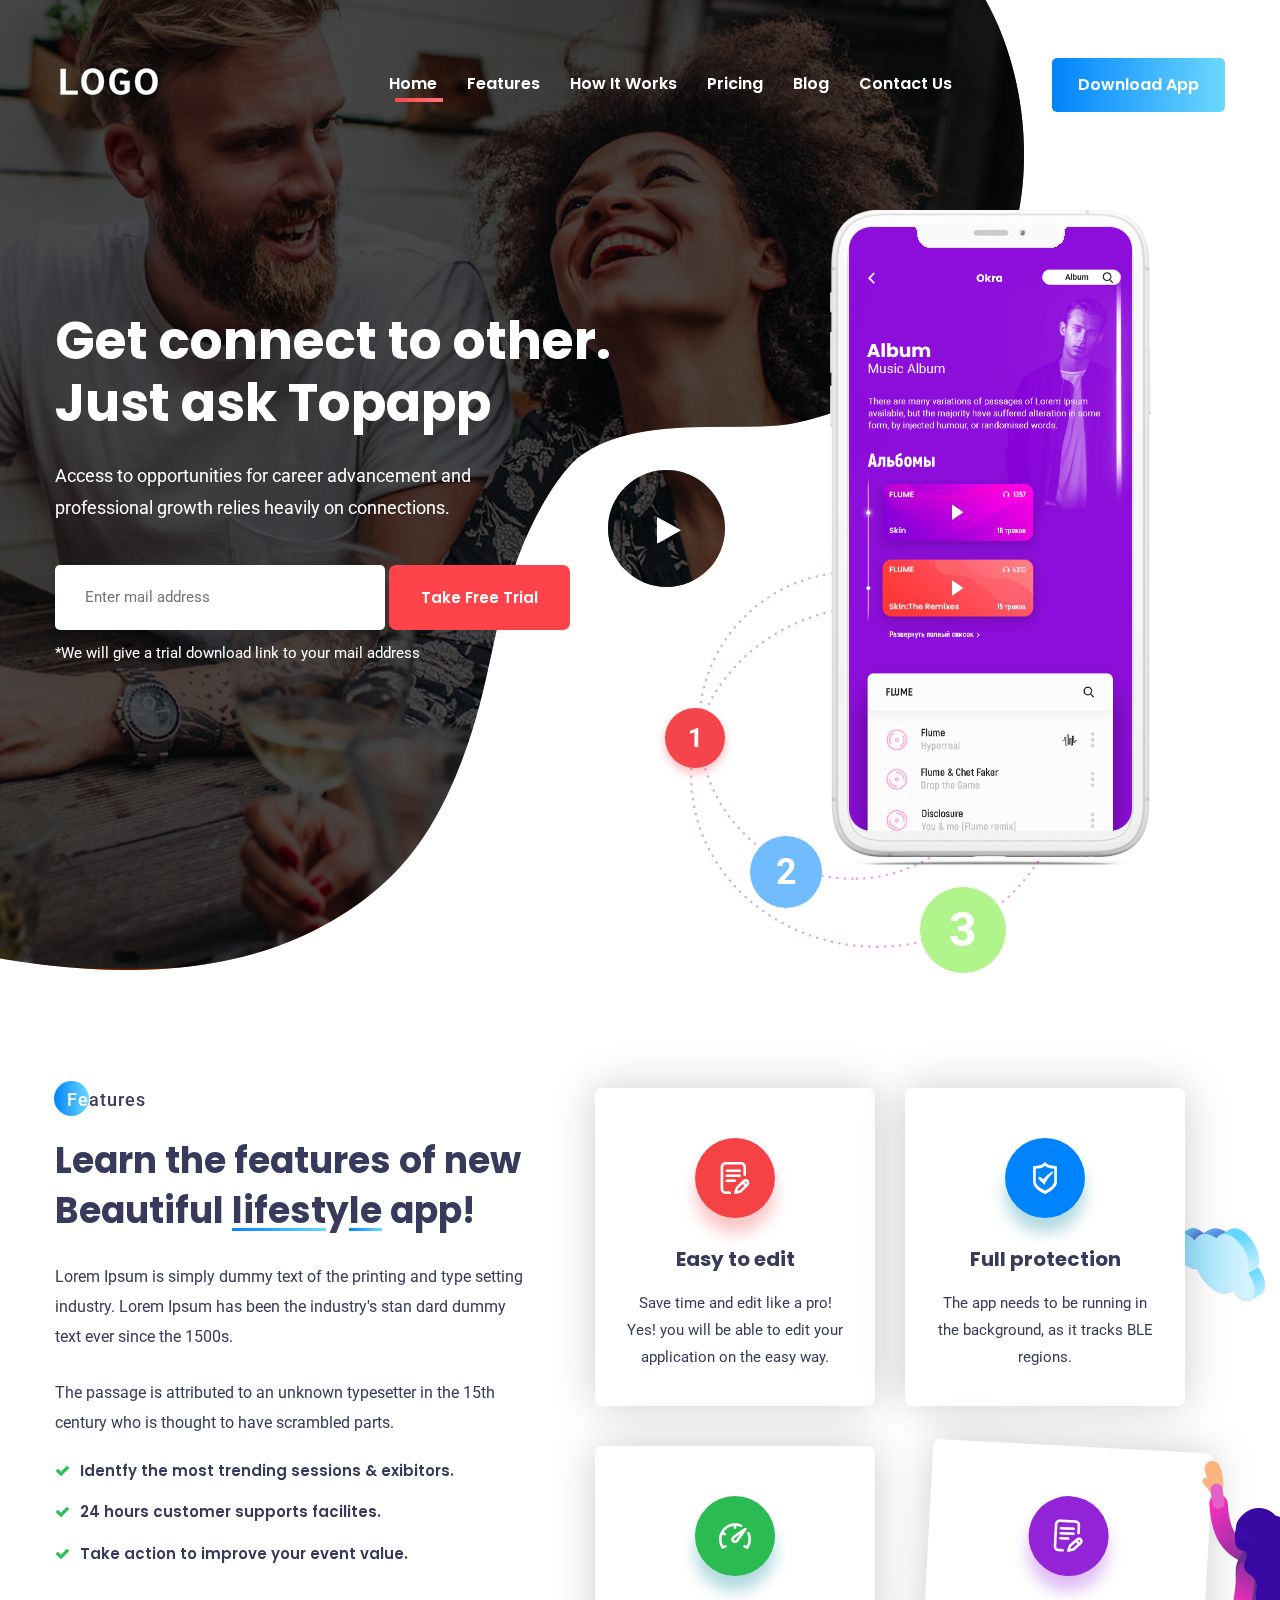
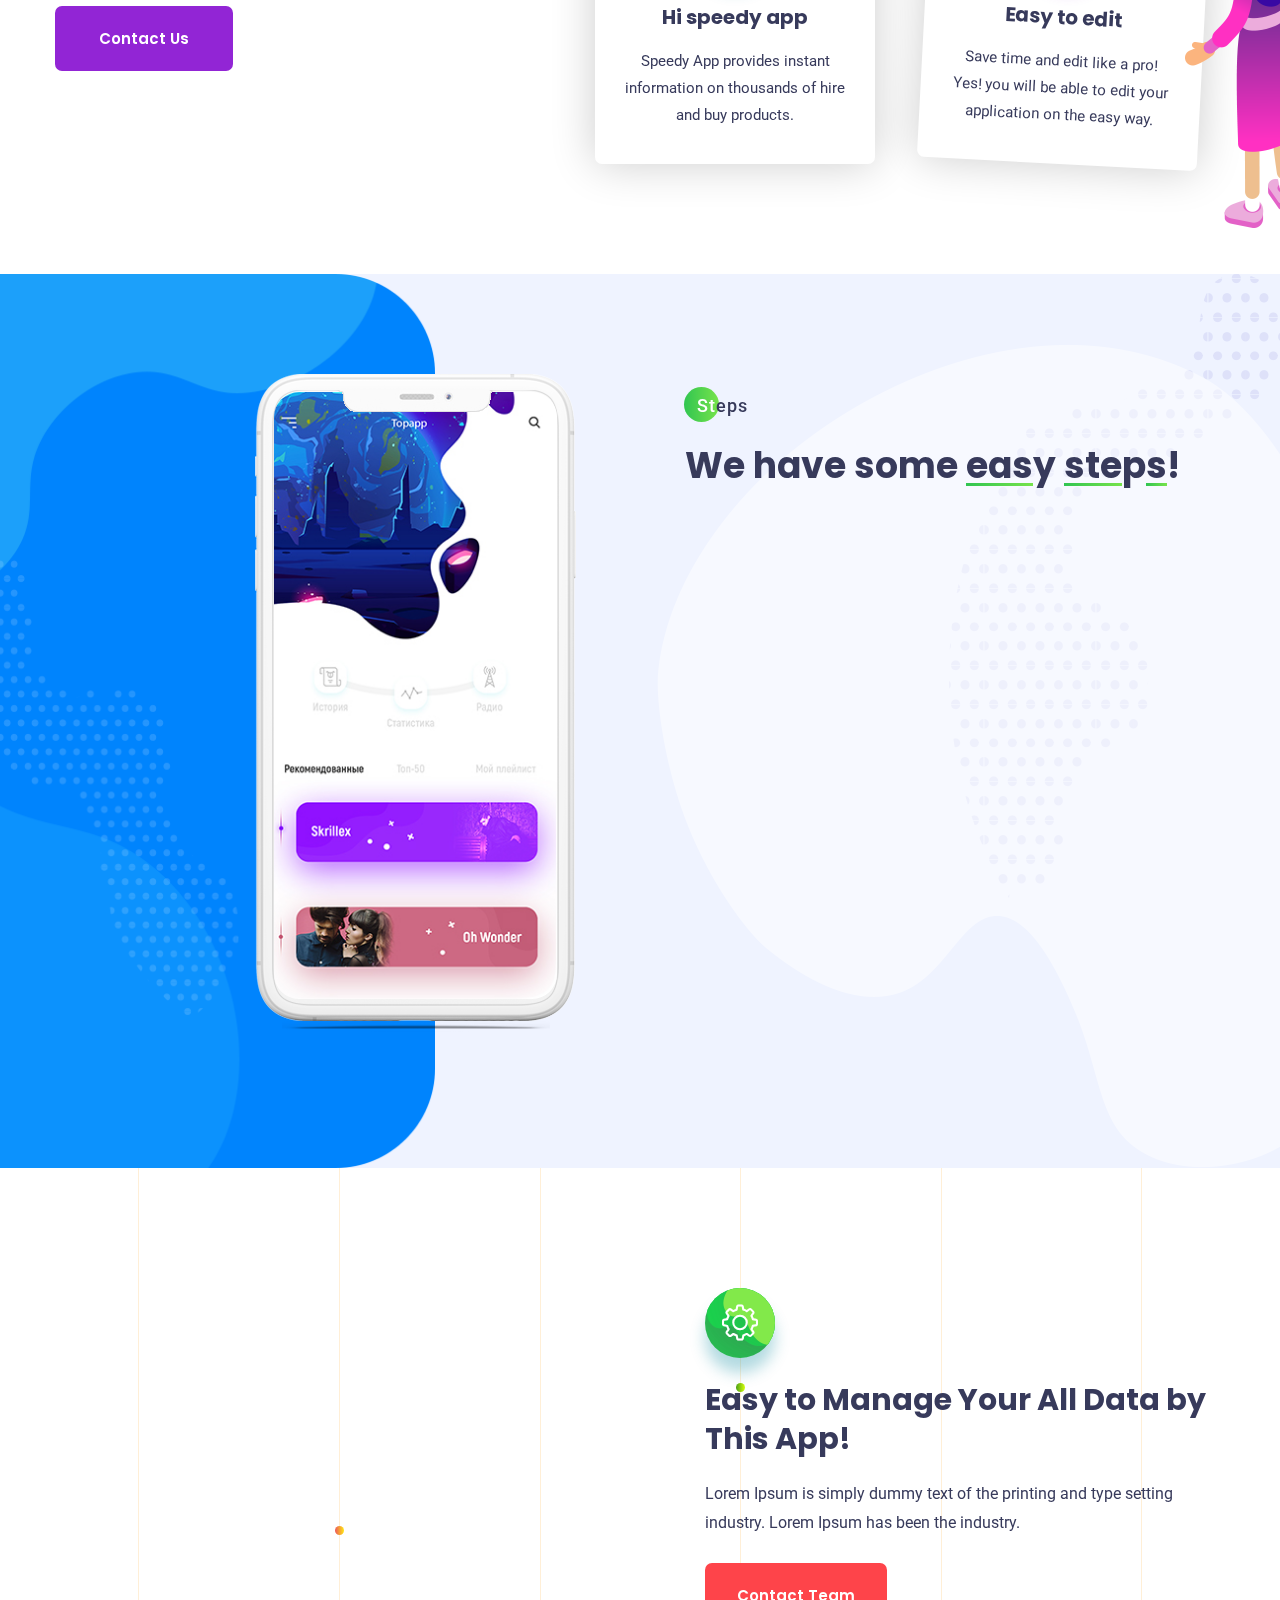
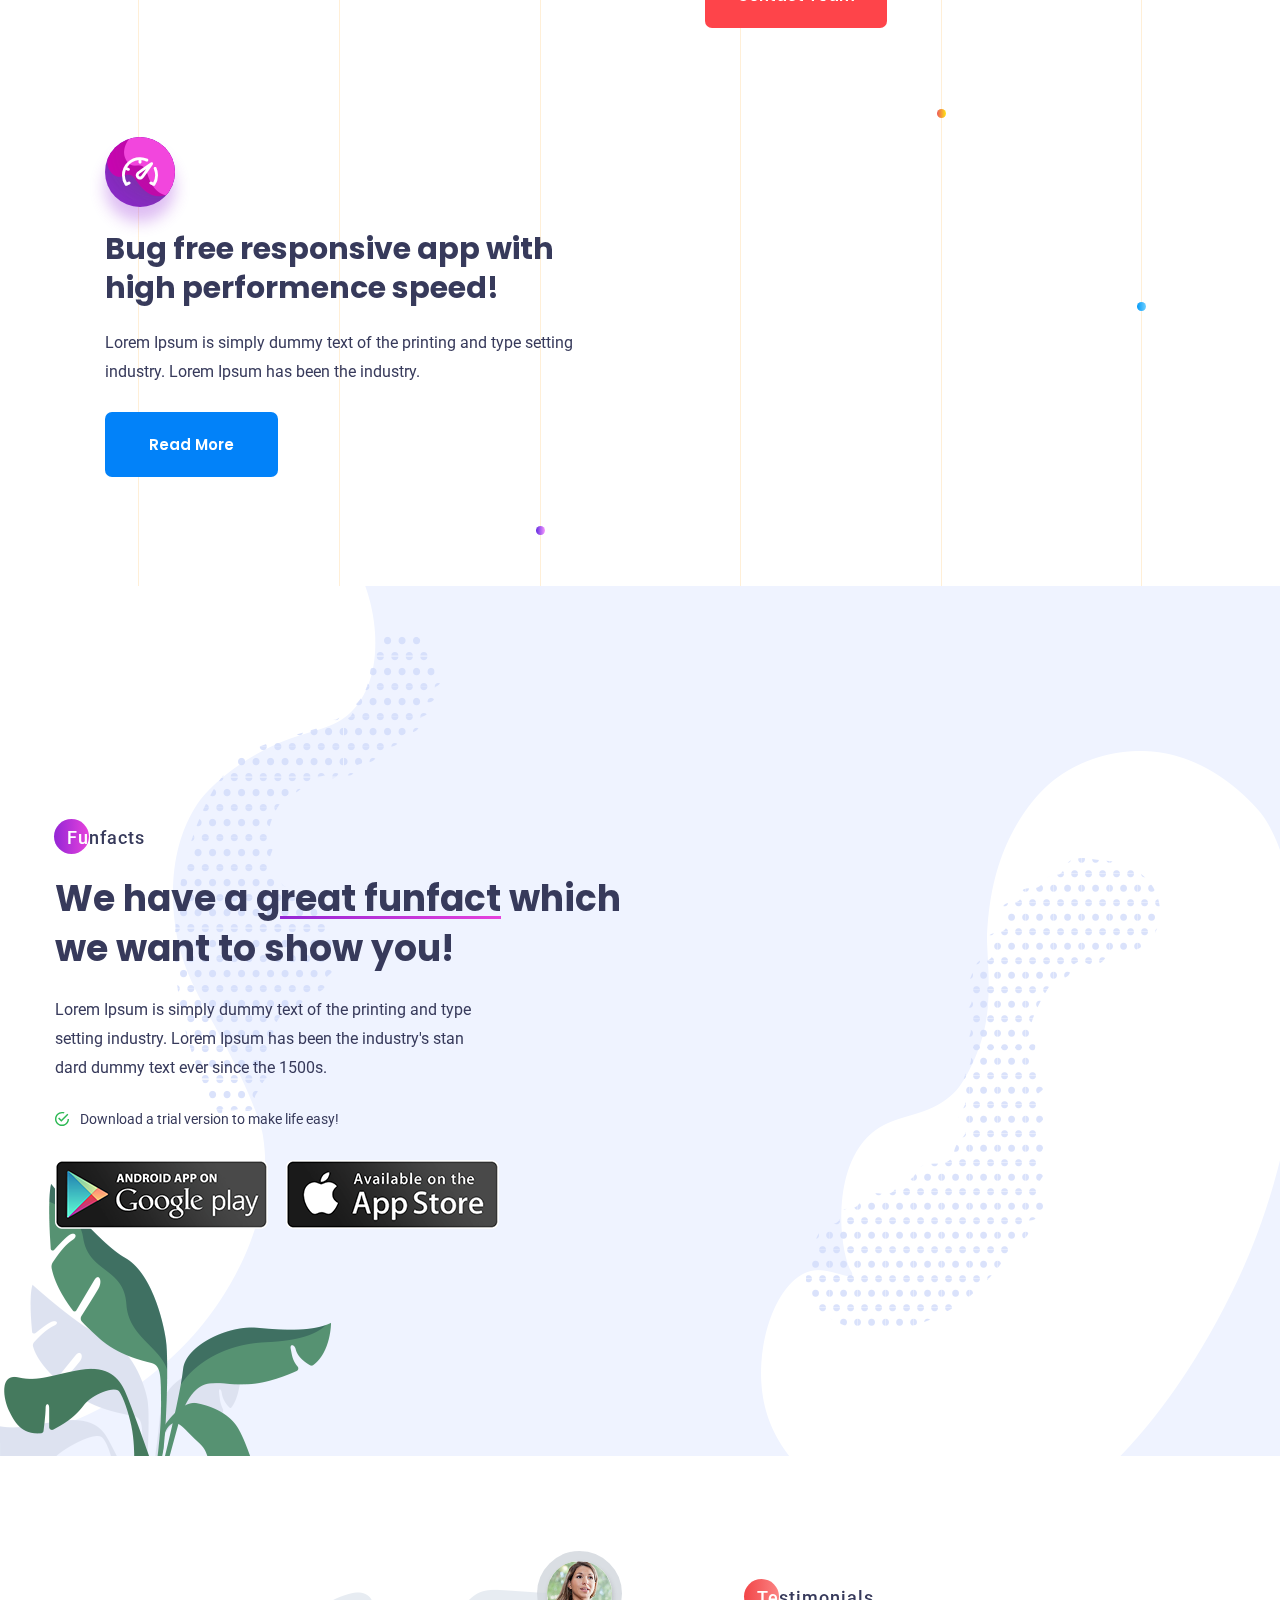
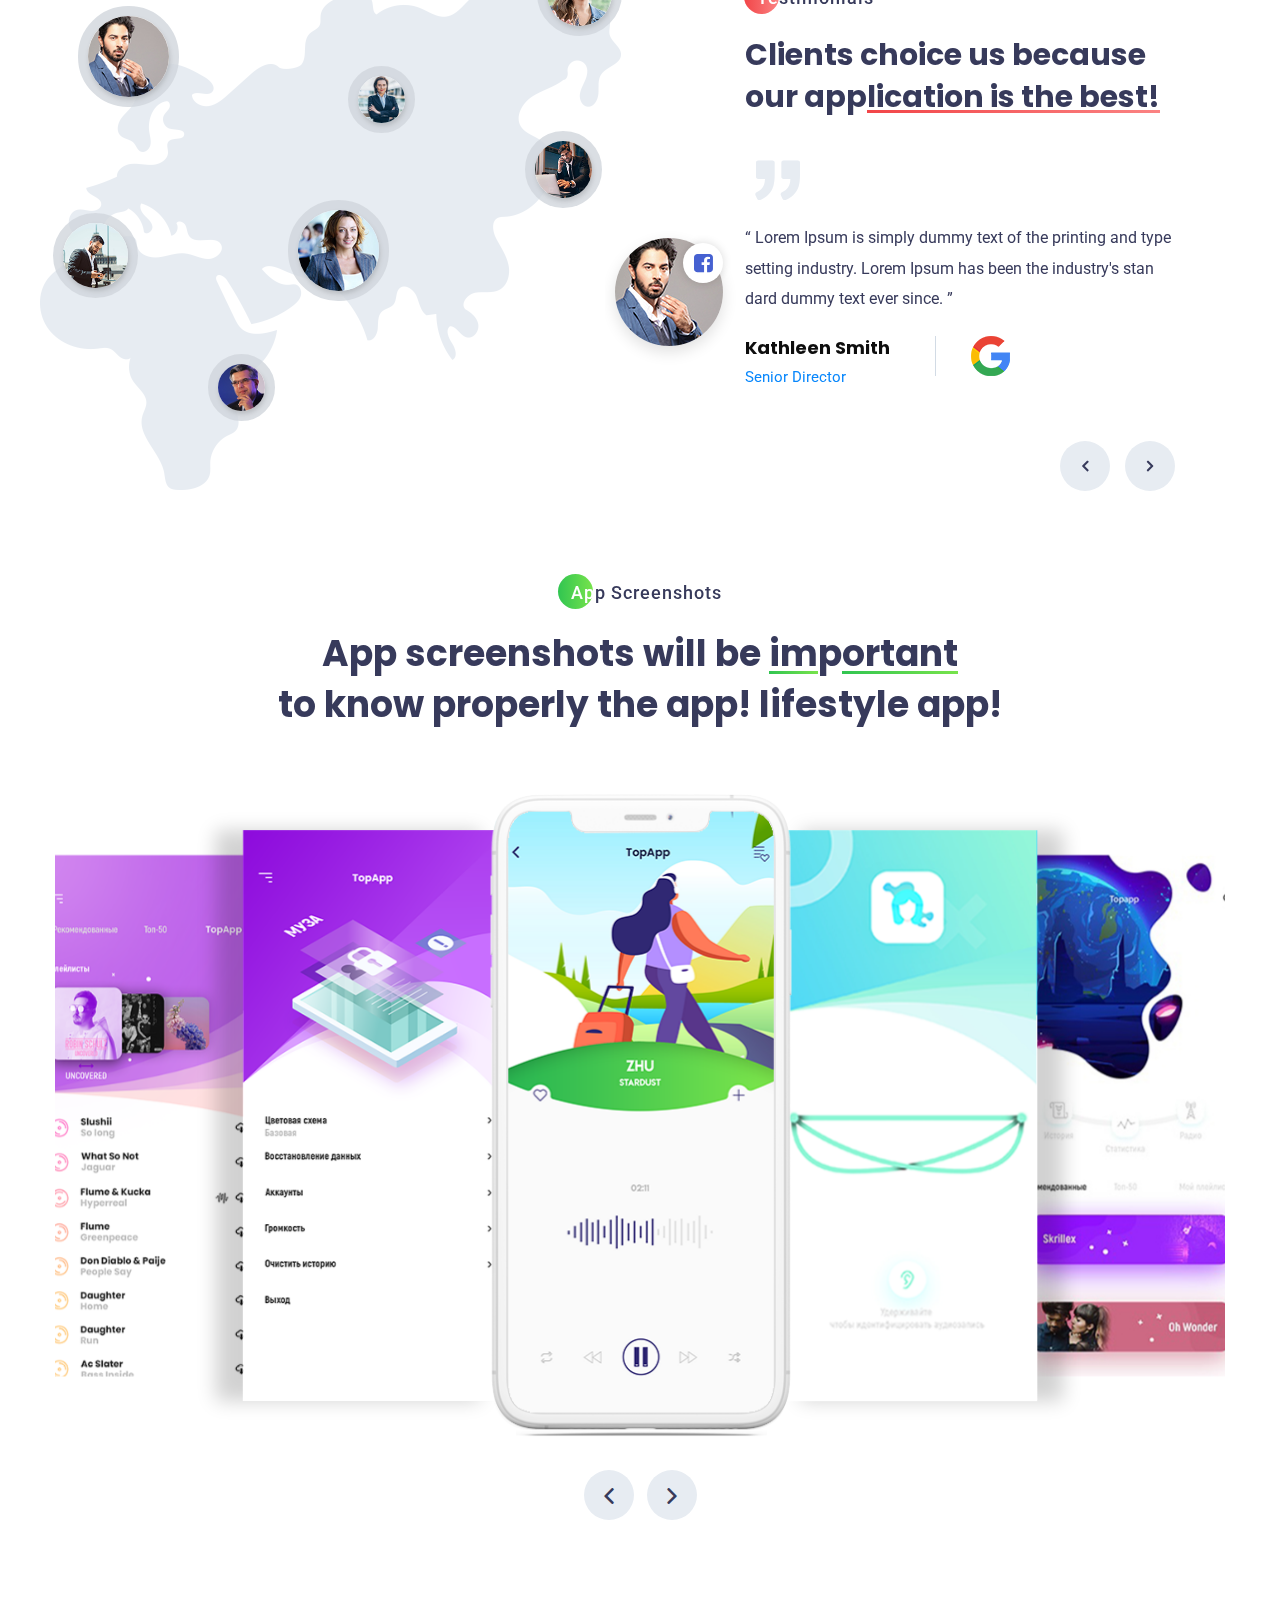
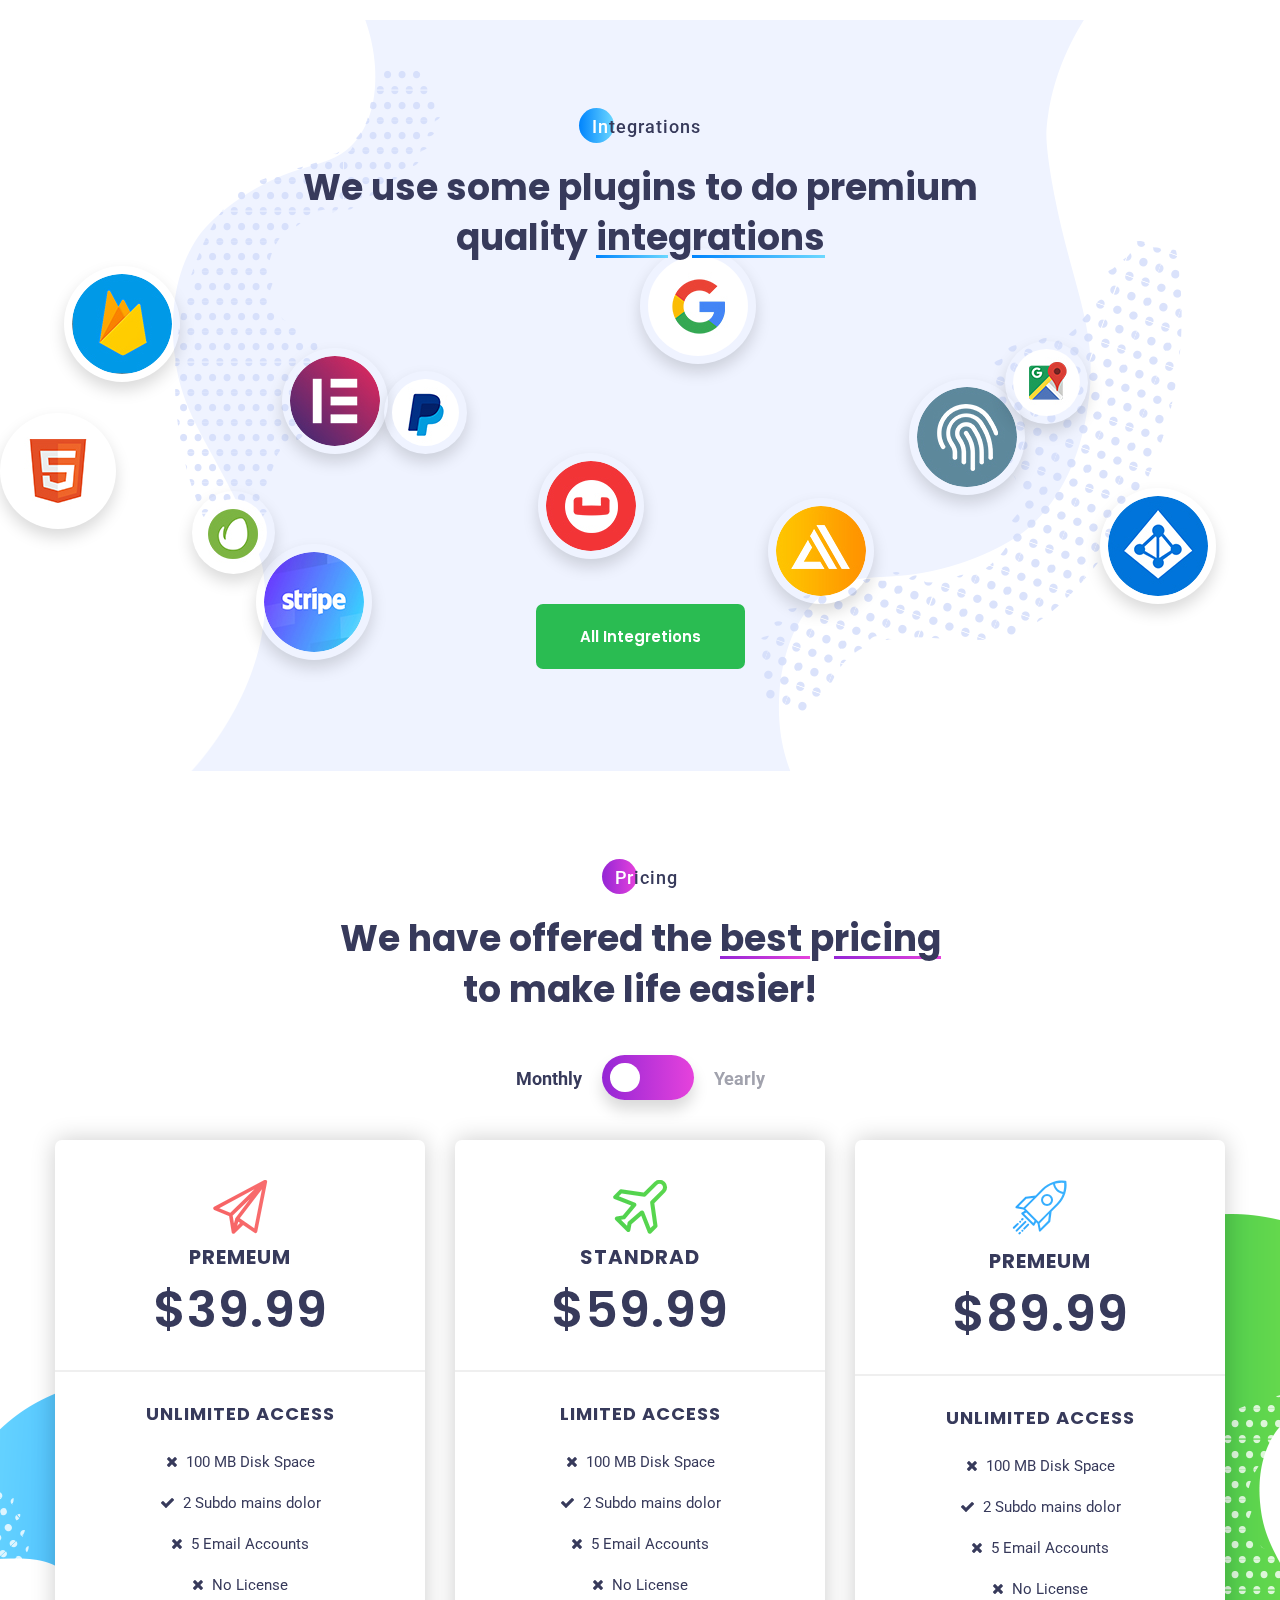
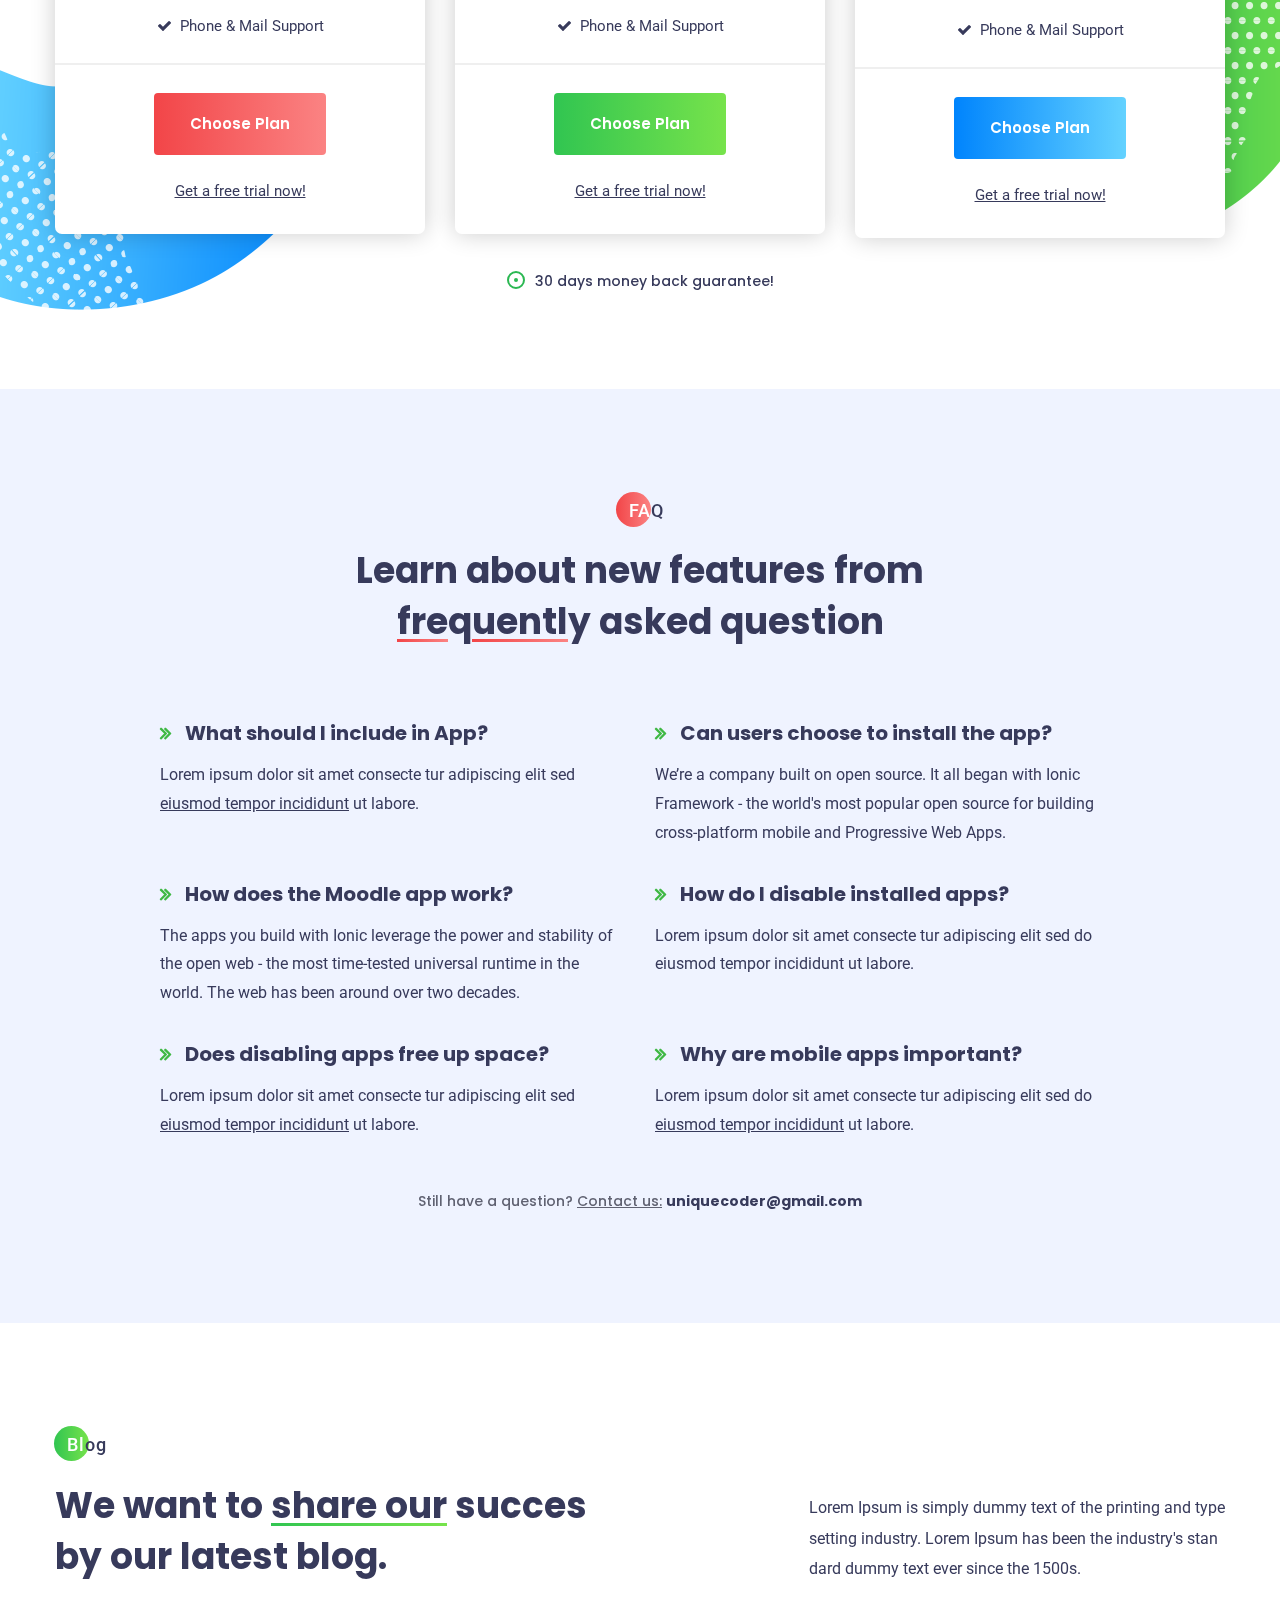
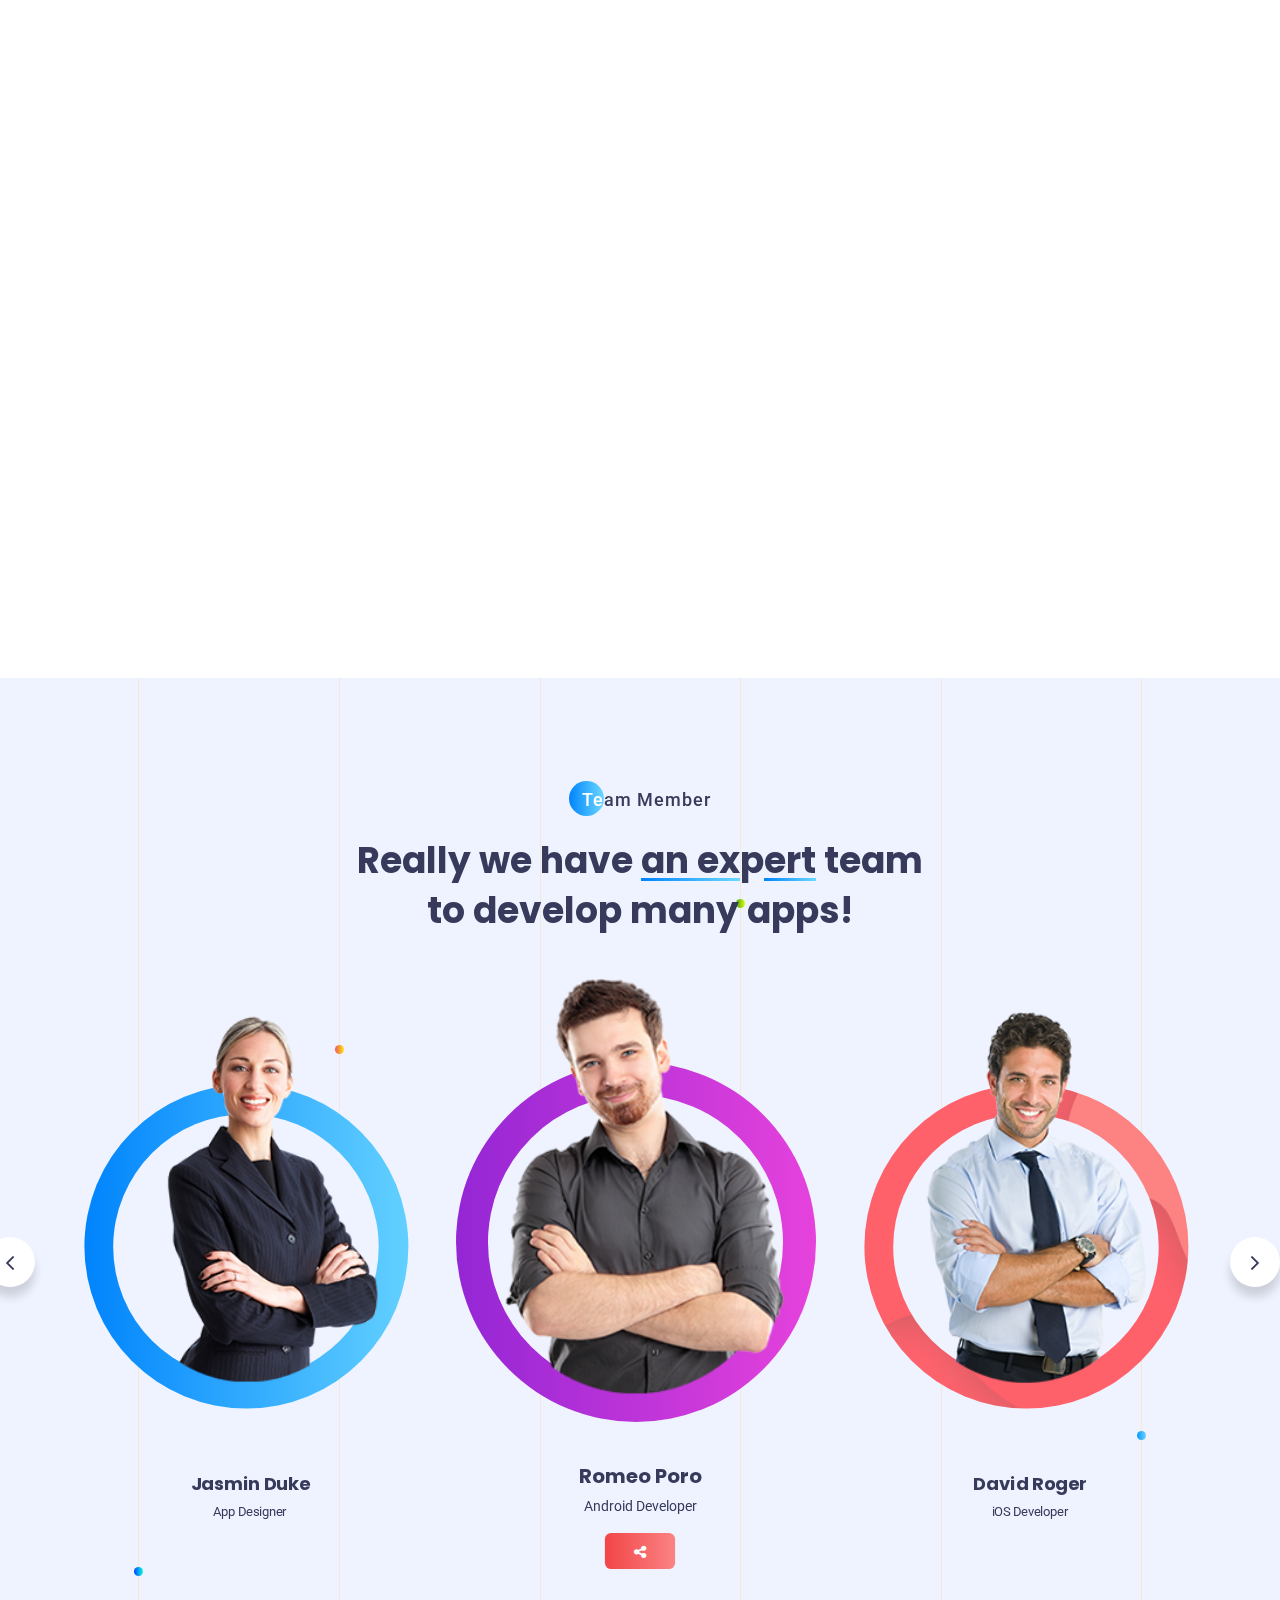
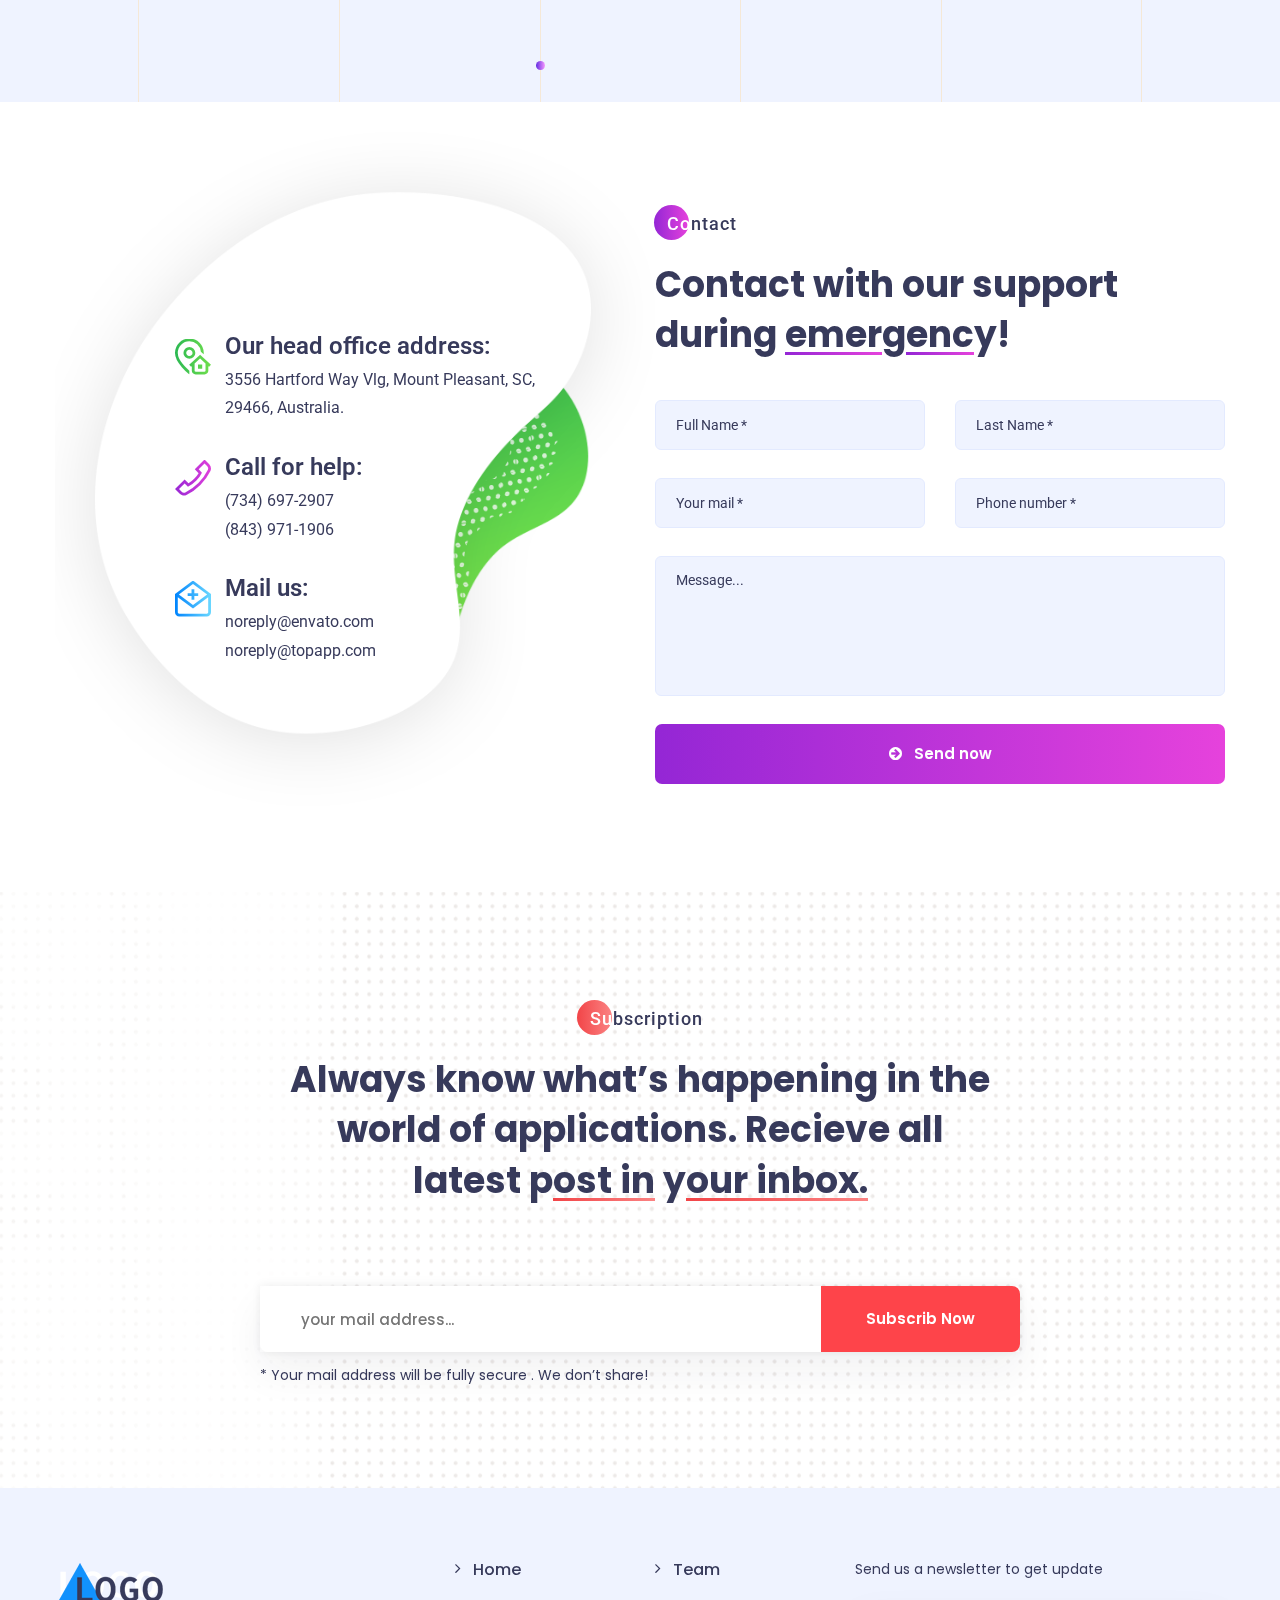
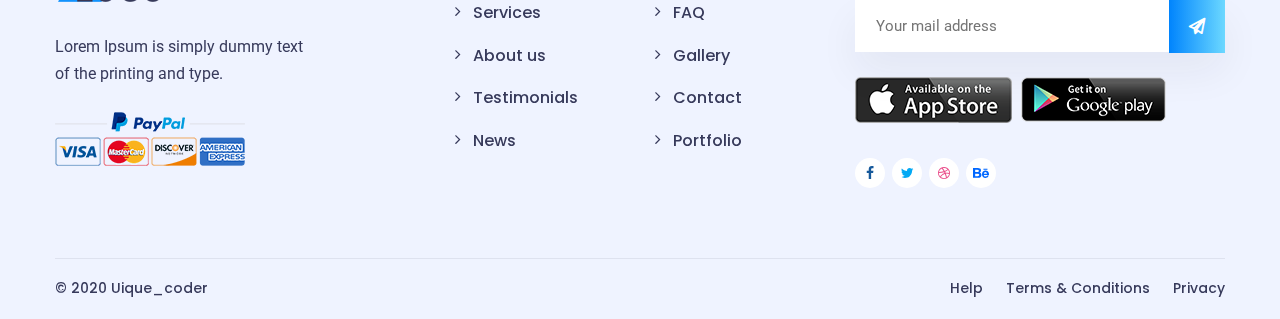
<file: index.html>
<!DOCTYPE html>
<html> 
<head>
	<meta charset="utf-8">
	<title>App </title>


	<!-- All css HERE -->
	<link href="css/bootstrap.css" rel="stylesheet">
	<link href="css/main.css" rel="stylesheet">
	<link href="css/responsive.css" rel="stylesheet">
	<meta http-equiv="X-UA-Compatible" content="IE=edge">
	<meta name="viewport" content="width=device-width, initial-scale=1.0, maximum-scale=1.0, user-scalable=0"> 

	<link rel="shortcut icon" href="images/favicon.png" type="image/x-icon">
	<link rel="icon" href="images/favicon.png" type="image/x-icon"> 


</head> 
<body>

<div class="page-wrapper">
 	
    <!-- Preloader -->
    <div class="preloader"></div>
 	
    <!-- Main Header-->
    <header class="main-header">
    	
    	<!--Header-Upper-->
        <div class="header-upper">
        	<div class="auto-container">
            	<div class="clearfix">
                	
                	<div class="pull-left logo-box">
                    	<div class="logo"><a href="index-2.html"><img src="images/logo.png" alt="" title=""></a></div>
                    </div>
                   	
                   	<div class="nav-outer clearfix">
						<!--Mobile Navigation Toggler-->
                        <div class="mobile-nav-toggler"><span class="icon icons-menu-button"></span></div>
						<!-- Main Menu -->
						<nav class="main-menu show navbar-expand-md">
							<div class="navbar-header">
								<button class="navbar-toggler" type="button" data-toggle="collapse" data-target="#navbarSupportedContent" aria-controls="navbarSupportedContent" aria-expanded="false" aria-label="Toggle navigation">
									<span class="icon-bar"></span>
									<span class="icon-bar"></span>
									<span class="icon-bar"></span>
								</button>
							</div>

							<div class="navbar-collapse collapse scroll-nav clearfix" id="navbarSupportedContent">
								<ul class="navigation clearfix">
									<li class="current dropdown"><a href="#home-banner">Home</a>
										<ul>
											<li><a href="index-2.html">Home Page 01</a></li>
											<li><a href="index-2.html">Home Page 02</a></li>
											<li><a href="index-2.html">Home Page 03</a></li>
										</ul>
									</li>
									<li><a href="#featured">Features</a></li>
									<li><a href="#how-works">How it works</a></li>
									<li><a href="#pricing">Pricing</a></li>
									<li class="dropdown"><a href="#blog">Blog</a>
										<ul>
											<li><a href="blog.html">Our Blog</a></li>
											<li><a href="blog-single.html">Blog Single</a></li>
										</ul>
									</li>
									<li><a href="#contact">Contact us</a></li>
								</ul>
							</div>
							
						</nav>
						
						<div class="outer-box">
							<a href="#" class="theme-btn btn-style-one"><span class="txt">Download app</span></a>
						</div>
						
					</div>
                   
                </div>
            </div>
        </div>
        <!--End Header Upper-->
         
		<!-- Mobile Menu  -->
        <div class="mobile-menu">
            <div class="menu-backdrop"></div>
            <div class="close-btn"><span class="icon icons-multiply"></span></div>
            
            <nav class="menu-box">
                <div class="nav-logo"><a href="index-2.html"><img src="images/logo-2.png" alt="" title=""></a></div>
                <div class="menu-outer"></div>
            </nav>
        </div><!-- End Mobile Menu -->
		
    </header>
    <!--End Main Header -->
	
	<!--Banner Section-->
    <section class="banner-section" id="home-banner">
		<div class="patern-layer-one" style="background-image: url(images/background/banner-bg.png)"></div>
		<div class="bg-layer" style="background-image: url(images/background/2.jpg)"></div>
		<div class="auto-container">
			<div class="row clearfix">
			
				<!-- Content Column -->
				<div class="content-column col-lg-7 col-md-12 col-sm-12">
					<div class="inner-column">
						<h1>Get connect to other. <br> Just ask Topapp</h1>
						<div class="text">Access to opportunities for career advancement and <br> professional growth relies heavily on connections.</div>
						<div class="newsletter-form">
							<form method="post" action="http://themexriver.com/tfhtml/topapp/contact.html">
								<div class="form-group">
									<input type="email" name="email" value="" placeholder="Enter mail address" required="">
									<button type="submit" class="theme-btn btn-style-two"><span class="txt">Take free trial</span></button>
								</div>
							</form>
						</div>
						<div class="address">*We will give a trial download link to your mail address</div>
						<!--Video Box-->
						<div class="video-box wow fadeInRight" data-wow-delay="0ms" data-wow-duration="1500ms">
							<figure class="video-image">
								<img src="images/resource/video.jpg" alt="">
							</figure>
							<a href="https://www.youtube.com/watch?v=kxPCFljwJws" class="lightbox-image overlay-box"><span class="fa fa-play"><i class="ripple"></i></span></a>
						</div>
					</div>
				</div>
				
				<!-- Carousel Column -->
				<div class="carousel-column col-lg-5 col-md-12 col-sm-12">
					<div class="inner-column">
						
						<div class="slider-outer">
            	
							<!-- Custom Pager -->
							<div class="pager-box">
								<div class="inner-box">
									<div class="banner-pager clearfix" id="banner-pager">
									  <a class="pager one wow zoomIn" data-wow-delay="100ms" data-wow-duration="1500ms" data-slide-index="0" href="#"><div class="image img-circle">1</div></a>
									  <a class="pager two wow zoomIn" data-wow-delay="200ms" data-wow-duration="1500ms" data-slide-index="1" href="#"><div class="image img-circle">2</div></a>
									  <a class="pager three wow zoomIn" data-wow-delay="300ms" data-wow-duration="1500ms" data-slide-index="2" href="#"><div class="image img-circle">3</div></a>
									</div>
								</div>
							</div>
						
							<!-- Column / Slides -->
							<div class="slides-box" style="background-image: url(images/resource/mobile.png)">
								<div class="inner-box">
									
									<div class="banner-slider">
									
										<div class="slide-item">
											<div class="image">
												<img src="images/resource/search.png" alt="" />
											</div>
										</div>
										
										<div class="slide-item">
											<div class="image">
												<img src="images/resource/screenshot01.png" alt="" />
											</div>
										</div>
										
										<div class="slide-item">
											<div class="image">
												<img src="images/resource/slider-05.png" alt="" />
											</div>
										</div>
										
									</div>
								</div>
								
								<div class="mobile-small-image">
									<img src="images/resource/play.png" alt="" />
								</div>
								
								<div class="heart-image-icon">
									<img src="images/icons/heart.png" alt="" />
								</div>
								
								<div class="plus-small-image">
									<img src="images/icons/plus.png" alt="" />
								</div>
								
							</div>
								
						</div>
						
					</div>
				</div>
				
			</div>
		</div>
	</section>
	<!--End Banner Section-->
	
	<!-- Featured Section -->
	<section class="featured-section" id="featured">
		<div class="auto-container">
			<div class="row clearfix">
				
				<!-- Content Column -->
				<div class="content-column col-lg-5 col-md-12 col-sm-12">
					<div class="iner-column">
						<div class="sec-title">
							<div class="title"><span>Fe</span>atures</div>
							<h2>Learn the features of new Beautiful <span>lifest</span>y<span>le</span> app!</h2>
						</div>
						<div class="text">
							<p>Lorem Ipsum is simply dummy text of the printing and type setting industry. Lorem Ipsum has been the industry's stan dard dummy text ever since the 1500s.</p>
							<p>The passage is attributed to an unknown typesetter in the 15th century who is thought to have scrambled parts.</p>
						</div>
						<ul class="list-style-one">
							<li>Identfy the most trending sessions & exibitors.</li>
							<li>24 hours customer supports facilites.</li>
							<li>Take action to improve your event value.</li>
						</ul>
						<a href="contact.html" class="theme-btn btn-style-three"><span class="txt">Contact Us</span></a>
					</div>
				</div>
				
				<!-- Blocks Column -->
				<div class="blocks-column col-lg-7 col-md-12 col-sm-12">
					<div class="inner-column">
						<!-- Cloud Icon -->
						<div class="cloud-icon">
							<img src="images/icons/cloud-icon.png" alt="" />
						</div>
						<div class="row clearfix">
							
							<!-- Featured Block -->
							<div class="featured-block titlt col-lg-6 col-md-6 col-sm-12" data-tilt data-tilt-max="8">
								<div class="inner-box">
									<div class="icon-box">
										<span class="icon flaticon-writing"></span>
									</div>
									<h3>Easy to edit</h3>
									<div class="text">Save time and edit like a pro! Yes! you will be able to edit your application on the easy way.</div>
								</div>
							</div>
							
							<!-- Featured Block -->
							<div class="featured-block titlt style-two col-lg-6 col-md-6 col-sm-12" data-tilt data-tilt-max="6">
								<div class="inner-box">
									<div class="icon-box">
										<span class="icon flaticon-protection-shield-with-a-check-mark"></span>
									</div>
									<h3>Full protection</h3>
									<div class="text">The app needs to be running in the background, as it tracks BLE regions. </div>
								</div>
							</div>
							
							<!-- Featured Block -->
							<div class="featured-block titlt style-three col-lg-6 col-md-6 col-sm-12" data-tilt data-tilt-max="10">
								<div class="inner-box">
									<div class="icon-box">
										<span class="icon flaticon-dashboard"></span>
									</div>
									<h3>Hi speedy app</h3>
									<div class="text">Speedy App provides instant information on thousands of hire and buy products.</div>
								</div>
							</div>
							
							<!-- Featured Block -->
							<div class="featured-block style-four col-lg-6 col-md-6 col-sm-12">
								<div class="inner-box">
									<div class="icon-box">
										<span class="icon flaticon-writing"></span>
									</div>
									<h3>Easy to edit</h3>
									<div class="text">Save time and edit like a pro! Yes! you will be able to edit your application on the easy way.</div>
								</div>
							</div>
							
						</div>
						<!-- Side Image -->
						<div class="side-image">
							<img src="images/resource/girl-icon.png" alt="" />
						</div>
						
					</div>
				</div>
				
			</div>
		</div>
	</section>
	<!-- End Featured Section -->
	
	<!-- Steps Section -->
	<section class="steps-section">
		<div class="patern-layer-one" style="background-image: url(images/background/pattern-2.png)"></div>
		<div class="patern-layer-two" style="background-image: url(images/background/pattern-3.png)"></div>
		<div class="patern-layer-three" style="background-image: url(images/background/pattern-4.png)"></div>
		<div class="auto-container">
			
			<!-- Carousel Wrapper -->
			<div id="steps-thumb" class="carousel slide carousel-thumbnails" data-ride="carousel">
				<div class="row clearfix">
				
					<!-- Carousel Column -->
					<div class="carousel-column col-lg-6 col-md-12 col-sm-12">
						<!-- Slides -->
						<div class="carousel-inner" role="listbox" style="background-image: url(images/resource/mobile.png)">
							<div class="slides">
							
								<div class="carousel-item active">
									<div class="content">
										<div class="image">
											<a href="images/resource/mokeup-1.jpg" data-fancybox="steps" data-caption="" class="image-link lightbox-image"><img src="images/resource/mokeup-1.jpg" alt="" /></a>
										</div>
									</div>
								</div>
								
								<div class="carousel-item">
									<div class="content">
										<div class="image">
											<a href="images/resource/mokeup-2.jpg" data-fancybox="steps" data-caption="" class="image-link lightbox-image"><img src="images/resource/mokeup-2.jpg" alt="" /></a>
										</div>
									</div>
								</div>
								
								<div class="carousel-item">
									<div class="content">
										<div class="image">
											<a href="images/resource/mokeup-3.jpg" data-fancybox="steps" data-caption="" class="image-link lightbox-image"><img src="images/resource/mokeup-3.jpg" alt="" /></a>
										</div>
									</div>
								</div>
							
							</div>
						</div>
					</div>
					
					<div class="blocks-column col-lg-6 col-md-12 col-sm-12">
						<div class="inner-column">
						
							<!-- Sec Title -->
							<div class="sec-title style-two">
								<div class="title"><span>St</span>eps</div>
								<h2>We have some <span> eas</span>y <span>ste</span>p<span>s</span>! </h2>
							</div>
							
							<!-- Controls-->
							<ul class="carousel-indicators">
								
								<li data-target="#steps-thumb" data-slide-to="0" class="tab-btn active wow" data-wow-delay="0ms" data-wow-duration="1500ms">
									<span class="number">1</span>
									<span class="icon"><i class="flaticon-logout"></i></span>
									<strong>Download as a free trial!</strong>
									Lorem Ipsum is simply dummy text of the printing setting industry. Lorem Ipsum has been industry's dard dummy text ever since the 1500s.
								</li>
								
								<li data-target="#steps-thumb" data-slide-to="1" class="tab-btn wow" data-wow-delay="0ms" data-wow-duration="1500ms">
									<span class="number">2</span>
									<span class="icon"><i class="flaticon-credit-card"></i></span>
									<strong>Login your account</strong>
									Lorem Ipsum is simply dummy text of the printing setting industry. Lorem Ipsum has been industry's dard dummy text ever since the 1500s.
								</li>
								
								<li data-target="#steps-thumb" data-slide-to="2" class="tab-btn wow" data-wow-delay="0ms" data-wow-duration="1500ms">
									<span class="number">3</span>
									<span class="icon"><i class="flaticon-gift"></i></span>
									<strong>Enjoy the app!</strong>
									Lorem Ipsum is simply dummy text of the printing setting industry. Lorem Ipsum has been industry's dard dummy text ever since the 1500s.
								</li>
								
							</ul>
						
						</div>
					</div>
					
				</div>
			</div>
			
		</div>
	</section>
	<!-- End Steps Section -->
	
	<!-- Apps Section -->
	<section class="apps-section" id="how-works">
		<div class="auto-container">
		
			<div class="ct-dot-animated">
				<div class="ct-dot-container">
					<div class="ct-dot-item">
						<span></span>
					</div>
					<div class="ct-dot-item">
						<span></span>
					</div>
					<div class="ct-dot-item">
						<span></span>
					</div>
					<div class="ct-dot-item">
						<span></span>
					</div>
					<div class="ct-dot-item">
						<span></span>
					</div>
					<div class="ct-dot-item">
						<span></span>
					</div>
				</div>
			</div>
		
			<!-- App Block -->
			<div class="app-block">
				<div class="inner-box">
					<div class="row clearfix">
					
						<!-- Image Column -->
						<div class="image-column col-lg-6 col-md-12 col-sm-12">
							<div class="inner-column wow fadeInLeft" data-wow-delay="0ms" data-wow-duration="1500ms">
								<div class="image titlt" data-tilt data-tilt-max="8">
									<a href="images/resource/app-1.png" class="app-1 lightbox-image"><img src="images/resource/dash-board.png" alt="" /></a>
								</div>
							</div>
						</div>
						
						<!-- Content Column -->
						<div class="content-column col-lg-6 col-md-12 col-sm-12">
							<div class="inner-column">
								<div class="icon-box">
									<span class="icon flaticon-settings"></span>
								</div>
								<h3>Easy to Manage Your All Data by This App!</h3>
								<div class="text">Lorem Ipsum is simply dummy text of the printing and type setting industry. Lorem Ipsum has been the industry.</div>
								<a href="#" class="theme-btn btn-style-two"><span class="txt">Contact team</span></a>
							</div>
						</div>
					
					</div>
				</div>
			</div>
			<!-- End App Block -->
			
			<!-- App Block -->
			<div class="app-block style-two">
				<div class="inner-box">
					<div class="row clearfix">
					
						<!-- Content Column -->
						<div class="content-column col-lg-6 col-md-12 col-sm-12">
							<div class="inner-column">
								<div class="icon-box">
									<span class="icon flaticon-dashboard"></span>
								</div>
								<h3>Bug free responsive app with high performence speed!</h3>
								<div class="text">Lorem Ipsum is simply dummy text of the printing and type setting industry. Lorem Ipsum has been the industry.</div>
								<a href="#" class="theme-btn btn-style-four"><span class="txt">Read more</span></a>
							</div>
						</div>
						
						<!-- Image Column -->
						<div class="image-column col-lg-6 col-md-12 col-sm-12">
							<div class="inner-column wow fadeInRight" data-wow-delay="0ms" data-wow-duration="1500ms">
								<div class="image titlt" data-tilt data-tilt-max="8">
									<a href="images/resource/app-2.png" class="app-2 lightbox-image"><img src="images/resource/app-2.png" alt="" /></a>
								</div>
								<div class="small-image titlt wow slideInRight" data-wow-delay="300ms" data-wow-duration="1500ms" data-tilt data-tilt-max="15">
									<a href="images/resource/app-3.png" class="app-2 lightbox-image"><img src="images/resource/app-3.png" alt="" /></a>
								</div>
							</div>
						</div>
					
					</div>
				</div>
			</div>
			<!-- End App Block -->
			
		</div>
	</section>
	<!-- End Apps Section -->
	
	<!-- Counter Section -->
	<section class="counter-section">
		<div class="patern-layer-one" style="background-image: url(images/background/pattern-5.png)"></div>
		<div class="patern-layer-two" style="background-image: url(images/background/pattern-6.png)"></div>
		<div class="patern-layer-three" style="background-image: url(images/background/pattern-7.png)"></div>
		<div class="patern-layer-four" style="background-image: url(images/background/pattern-8.png)"></div>
		<!-- Flower Image -->
		<div class="flower-image">
			<!-- Image One -->
			<div class="image paroller" data-paroller-factor="-0.30" data-paroller-factor-lg="0.60" data-paroller-type="foreground" data-paroller-direction="horizontal" style="background-image:url(images/resource/flower.png)"></div>
		</div>
		<div class="auto-container">
			<div class="row clearfix">
				
				<!-- Content Column -->
				<div class="content-column col-lg-6 col-md-12 col-sm-12">
					<div class="inner-column">
						<div class="sec-title style-three">
							<div class="title"><span>Fu</span>nfacts</div>
							<h2>We have a g<span>reat funfact</span> which <br> we want to show you!</h2>
						</div>
						<div class="text">Lorem Ipsum is simply dummy text of the printing and type setting industry. Lorem Ipsum has been the industry's stan dard dummy text ever since the 1500s.</div>
						<div class="download">Download a trial version to make life easy!</div>
						<div class="google-btns">
							<a href="#"><img src="images/icons/google.png" alt="" /></a>
							<a href="#"><img src="images/icons/app.png" alt="" /></a>
						</div>
					</div>
				</div>
				
				<!-- Counter Column -->
				<div class="counter-column col-lg-6 col-md-12 col-sm-12">
					<div class="inner-column">
						
						<!-- Fact Counter -->
						<div class="fact-counter">
							<div class="row clearfix">

								<!--Column-->
								<div class="column counter-column col-lg-6 col-md-6 col-sm-12">
									<div class="inner wow fadeInUp" data-wow-delay="0ms" data-wow-duration="1500ms">
										<div class="content">
											<div class="icon-box">
												<span class="icon flaticon-user"></span>
											</div>
											<div class="count-outer count-box">
												<span class="count-text" data-speed="2500" data-stop="1200">0</span>+
											</div>
											<h5 class="counter-title">Satisfied Clients</h5>
										</div>
									</div>
								</div>

								<!--Column-->
								<div class="column counter-column col-lg-6 col-md-6 col-sm-12">
									<div class="inner wow fadeInUp" data-wow-delay="300ms" data-wow-duration="1500ms">
										<div class="content">
											<div class="icon-box">
												<span class="icon flaticon-cube"></span>
											</div>
											<div class="count-outer count-box alternate">
												<span class="count-text" data-speed="3000" data-stop="850">0</span>+
											</div>
											<h5 class="counter-title">Agents Team</h5>
										</div>
									</div>
								</div>

								<!--Column-->
								<div class="column counter-column col-lg-6 col-md-6 col-sm-12">
									<div class="inner wow fadeInUp" data-wow-delay="600ms" data-wow-duration="1500ms">
										<div class="content">
											<div class="icon-box">
												<span class="icon flaticon-followers"></span>
											</div>
											<div class="count-outer count-box">
												<span class="count-text" data-speed="3000" data-stop="154">0</span>+
											</div>
											<h5 class="counter-title">Success Mission</h5>
										</div>
									</div>
								</div>
								
								<!--Column-->
								<div class="column counter-column col-lg-6 col-md-6 col-sm-12">
									<div class="inner wow fadeInUp" data-wow-delay="900ms" data-wow-duration="1500ms">
										<div class="content">
											<div class="icon-box">
												<span class="icon flaticon-heart"></span>
											</div>
											<div class="count-outer count-box">
												<span class="count-text" data-speed="2500" data-stop="1360">0</span>+
											</div>
											<h5 class="counter-title">Awards</h5>
										</div>
									</div>
								</div>

							</div>
						</div>
						
					</div>
				</div>
				
			</div>
		</div>
	</section>
	<!-- End Counter Section -->
	
	<!-- Testimonials Section -->
    <section class="testimonials-thumbs-carousel">
    	<div class="auto-container">
        	
			<!-- Carousel Wrapper -->
			<div id="carousel-thumb" class="carousel slide carousel-thumbnails" data-ride="carousel">
				<div class="row clearfix">
				
					<div class="pagers-column col-lg-6 col-md-12 col-sm-12">
						<div class="pattern-layer" style="background-image: url(images/background/pattern-9.png)"></div>
						<!-- Controls-->
						<ol class="carousel-indicators">
							<li data-target="#carousel-thumb" data-slide-to="0" class="active"> <div class="image img-circle"><img src="images/resource/author-thumb-1.jpg" alt=""></div></li>
							<li data-target="#carousel-thumb" data-slide-to="1"><div class="image img-circle"><img src="images/resource/author-thumb-2.jpg" alt=""></div></li>
							<li data-target="#carousel-thumb" data-slide-to="2"><div class="image img-circle"><img src="images/resource/author-thumb-3.jpg" alt=""></div></li>
							<li data-target="#carousel-thumb" data-slide-to="3"><div class="image img-circle"><img src="images/resource/author-thumb-4.jpg" alt=""></div></li>
							<li data-target="#carousel-thumb" data-slide-to="4"><div class="image img-circle"><img src="images/resource/author-thumb-5.jpg" alt=""></div></li>
							<li data-target="#carousel-thumb" data-slide-to="5"><div class="image img-circle"><img src="images/resource/author-thumb-6.jpg" alt=""></div></li>
							<li data-target="#carousel-thumb" data-slide-to="6"><div class="image img-circle"><img src="images/resource/author-thumb-7.jpg" alt=""></div></li>
						</ol>
					</div>
				
					<div class="carousel-column col-lg-6 col-md-12 col-sm-12">
						<div class="sec-title style-four">
							<div class="title"><span>Te</span>stimonials</div>
							<h2>Clients choice us because our app<span>lication is the best!</span></h2>
						</div>
						<!-- Slides -->
						<div class="carousel-inner" role="listbox">
						
							<div class="carousel-item active">
								<div class="testimonial-block">
									<div class="inner-box">
										<div class="author-image">
											<span class="social-icon fa fa-facebook-square"></span>
											<img src="images/resource/author-thumb-1.jpg" alt="" />
										</div>
										<div class="quote-icon icons-right-quote-sign"></div>
										<div class="slide-text">“ Lorem Ipsum is simply dummy text of the printing and type <br> setting industry. Lorem Ipsum has been the industry's stan  <br> dard dummy text ever since. ”</div>
										<div class="slide-info">
											<h4 class="author-title">Kathleen Smith</h4>
											<div class="designation">Senior Director</div>
										</div>
									</div>
								</div>
							</div>
							
							<div class="carousel-item">
								<div class="testimonial-block">
									<div class="inner-box">
										<div class="author-image">
											<span class="social-icon fa fa-facebook-square"></span>
											<img src="images/resource/author-thumb-2.jpg" alt="" />
										</div>
										<div class="quote-icon icons-right-quote-sign"></div>
										<div class="slide-text">“ Lorem Ipsum is simply dummy text of the printing and type <br> setting industry. Lorem Ipsum has been the industry's stan  <br> dard dummy text ever since. ”</div>
										<div class="slide-info">
											<h4 class="author-title">Kathleen Smith</h4>
											<div class="designation">Senior Director</div>
										</div>
									</div>
								</div>
							</div>
							
							<div class="carousel-item">
								<div class="testimonial-block">
									<div class="inner-box">
										<div class="author-image">
											<span class="social-icon fa fa-facebook-square"></span>
											<img src="images/resource/author-thumb-3.jpg" alt="" />
										</div>
										<div class="quote-icon icons-right-quote-sign"></div>
										<div class="slide-text">“ Lorem Ipsum is simply dummy text of the printing and type <br> setting industry. Lorem Ipsum has been the industry's stan  <br> dard dummy text ever since. ”</div>
										<div class="slide-info">
											<h4 class="author-title">Kathleen Smith</h4>
											<div class="designation">Senior Director</div>
										</div>
									</div>
								</div>
							</div>
							
							<div class="carousel-item">
								<div class="testimonial-block">
									<div class="inner-box">
										<div class="author-image">
											<span class="social-icon fa fa-facebook-square"></span>
											<img src="images/resource/author-thumb-4.jpg" alt="" />
										</div>
										<div class="quote-icon icons-right-quote-sign"></div>
										<div class="slide-text">“ Lorem Ipsum is simply dummy text of the printing and type <br> setting industry. Lorem Ipsum has been the industry's stan  <br> dard dummy text ever since. ”</div>
										<div class="slide-info">
											<h4 class="author-title">Kathleen Smith</h4>
											<div class="designation">Senior Director</div>
										</div>
									</div>
								</div>
							</div>
							
							<div class="carousel-item">
								<div class="testimonial-block">
									<div class="inner-box">
										<div class="author-image">
											<span class="social-icon fa fa-facebook-square"></span>
											<img src="images/resource/author-thumb-5.jpg" alt="" />
										</div>
										<div class="quote-icon icons-right-quote-sign"></div>
										<div class="slide-text">“ Lorem Ipsum is simply dummy text of the printing and type <br> setting industry. Lorem Ipsum has been the industry's stan  <br> dard dummy text ever since. ”</div>
										<div class="slide-info">
											<h4 class="author-title">Kathleen Smith</h4>
											<div class="designation">Senior Director</div>
										</div>
									</div>
								</div>
							</div>
							
							<div class="carousel-item">
								<div class="testimonial-block">
									<div class="inner-box">
										<div class="author-image">
											<span class="social-icon fa fa-facebook-square"></span>
											<img src="images/resource/author-thumb-6.jpg" alt="" />
										</div>
										<div class="quote-icon icons-right-quote-sign"></div>
										<div class="slide-text">“ Lorem Ipsum is simply dummy text of the printing and type <br> setting industry. Lorem Ipsum has been the industry's stan  <br> dard dummy text ever since. ”</div>
										<div class="slide-info">
											<h4 class="author-title">Kathleen Smith</h4>
											<div class="designation">Senior Director</div>
										</div>
									</div>
								</div>
							</div>
							
							<div class="carousel-item">
								<div class="testimonial-block">
									<div class="inner-box">
										<div class="author-image">
											<span class="social-icon fa fa-facebook-square"></span>
											<img src="images/resource/author-thumb-7.jpg" alt="" />
										</div>
										<div class="quote-icon icons-right-quote-sign"></div>
										<div class="slide-text">“ Lorem Ipsum is simply dummy text of the printing and type <br> setting industry. Lorem Ipsum has been the industry's stan  <br> dard dummy text ever since. ”</div>
										<div class="slide-info">
											<h4 class="author-title">Kathleen Smith</h4>
											<div class="designation">Senior Director</div>
										</div>
									</div>
								</div>
							</div>
							
						</div>
						<!-- Slides -->
						
						<!-- Controls -->
						<a class="carousel-control-prev" href="#carousel-thumb" role="button" data-slide="prev">
							<span class="carousel-control-prev-icon" aria-hidden="true"></span>
							<span class="sr-only">Previous</span>
						</a>
						<a class="carousel-control-next" href="#carousel-thumb" role="button" data-slide="next">
							<span class="carousel-control-next-icon" aria-hidden="true"></span>
							<span class="sr-only">Next</span>
						</a>
						
					</div>
					
				</div>
			</div>
			    
        </div>
    </section>
	<!-- End Testimonials Section -->
	
	<!-- Screenshots Section -->
	<section class="screenshots-section">
		<div class="auto-container">
			<div class="sec-title centered style-two">
				<div class="title"><span>Ap</span>p Screenshots</div>
				<h2>App screenshots will be <span>im</span>p<span>ortant</span> <br> to know properly the app! lifestyle app!</h2>
			</div>
			
			<div class="row appScreenshotCarousel-container swiper-container">
				<div class="screen-mobile-image"></div>
				<div class="swiper-wrapper">
					<div class="swiper-slide" style="background-image:url(images/resource/slider-01.jpg)"></div>
					<div class="swiper-slide" style="background-image:url(images/resource/slider-02.png)"></div>
					<div class="swiper-slide" style="background-image:url(images/resource/slider-03.png)"></div>
					<div class="swiper-slide" style="background-image:url(images/resource/slider-04.png)"></div>
					<div class="swiper-slide" style="background-image:url(images/resource/slider-05.png)"></div>
					<div class="swiper-slide" style="background-image:url(images/resource/slider-02.png)"></div>
					<div class="swiper-slide" style="background-image:url(images/resource/slider-01.jpg)"></div>
					<div class="swiper-slide" style="background-image:url(images/resource/slider-02.png)"></div>
					<div class="swiper-slide" style="background-image:url(images/resource/slider-03.png)"></div>
					<div class="swiper-slide" style="background-image:url(images/resource/slider-04.png)"></div>
					<div class="swiper-slide" style="background-image:url(images/resource/slider-05.png)"></div>
				</div>
				<!-- Add Arrows -->
			</div>
			<!-- Navigations -->
            <div class="banner-navigation">
                <div class="swiper-button-prev"><span class="icons-left-arrow-1"></span></div>
				<div class="swiper-button-next"><span class="icons-right-arrow-1"></span></div>
            </div>
		</div>
	</section>
	<!-- End Screenshots Section -->
	
	<!-- Integration Section -->
	<section class="integration-section">
		<div class="patern-layer-one" style="background-image: url(images/background/pattern-5.png)"></div>
		<div class="patern-layer-two" style="background-image: url(images/background/pattern-6.png)"></div>
		<div class="patern-layer-three" style="background-image: url(images/background/pattern-10.png)"></div>
		<div class="patern-layer-four" style="background-image: url(images/background/pattern-11.png)"></div>
		<div class="auto-container">
			<div class="sec-title centered">
				<div class="title"><span>In</span>tegrations</div>
				<h2>We use some plugins to do premium <br> quality <span>inte</span>g<span>rations</span></h2>
			</div>
		</div>
		
		<!-- Outer Container -->
		<div class="outer-container">
			
			<div class="bubbles-wrapper">
				<div class="animations m-0">
					<div class="bubble bg-contrast rounded-circle p-2 shadow icon icon-md">
						<img src="images/resource/Integrations-1.jpg" alt="" class="img-responsive">
						<span class="badge badge-contrast shadow-box">HTML-5</span>
					</div>
					<div class="bubble bg-contrast rounded-circle p-2 shadow icon icon-xxl">
						<img src="images/resource/Integrations-2.jpg" alt="" class="img-responsive">
						<span class="badge badge-contrast shadow-box">Envato</span>
					</div>
					<div class="bubble bg-contrast rounded-circle p-2 shadow icon icon-lg">
						<img src="images/resource/Integrations-3.jpg" alt="" class="img-responsive">
						<span class="badge badge-contrast shadow-box">Elementor</span>
					</div>
					<div class="bubble bg-contrast rounded-circle p-2 shadow icon icon-xl">
						<img src="images/resource/Integrations-4.jpg" alt="" class="img-responsive">
						<span class="badge badge-contrast shadow-box">Fingerprint</span>
					</div>
					<div class="bubble bg-contrast rounded-circle p-2 shadow icon icon-md">
						<img src="images/resource/Integrations-5.jpg" alt="" class="img-responsive">
						<span class="badge badge-contrast shadow-box">Amplify</span>
					</div>
					<div class="bubble bg-contrast rounded-circle p-2 shadow icon icon-lg">
						<img src="images/resource/Integrations-6.jpg" alt="" class="img-responsive">
						<span class="badge badge-contrast shadow-box">Firebase Integration</span>
					</div>
					<div class="bubble bg-contrast rounded-circle p-2 shadow icon icon-md">
						<img src="images/resource/Integrations-7.jpg" alt="" class="img-responsive">
						<span class="badge badge-contrast shadow-box">Google-Plus</span>
					</div>
					<div class="bubble bg-contrast rounded-circle p-2 shadow icon icon-xl">
						<img src="images/resource/Integrations-8.jpg" alt="" class="img-responsive">
						<span class="badge badge-contrast shadow-box">Jio Tv</span>
					</div>
					<div class="bubble bg-contrast rounded-circle p-2 shadow icon icon-lg">
						<img src="images/resource/Integrations-9.jpg" alt="" class="img-responsive">
						<span class="badge badge-contrast shadow-box">Paypal</span>
					</div>
					<div class="bubble bg-contrast rounded-circle p-2 shadow icon icon-xxl">
						<img src="images/resource/Integrations-10.jpg" alt="" class="img-responsive">
						<span class="badge badge-contrast shadow-box">Stripe</span>
					</div>
					<div class="bubble bg-contrast rounded-circle p-2 shadow icon icon-md">
						<img src="images/resource/Integrations-11.jpg" alt="" class="img-responsive">
						<span class="badge badge-contrast shadow-box">Goola Map</span>
					</div>
					<div class="bubble bg-contrast rounded-circle p-2 shadow icon icon-xl">
						<img src="images/resource/Integrations-12.jpg" alt="" class="img-responsive">
						<span class="badge badge-contrast shadow-box">Microsoft</span>
					</div>
				</div>
			</div>
			
		</div>
		
		<div class="btn-box text-center">
			<a href="#" class="theme-btn btn-style-five"><span class="txt">All Integretions</span></a>
		</div>
		
	</section>
	<!-- End Integration Section -->
	
	<!-- Pricing Section -->
	<section class="pricing-section" id="pricing">
		<div class="auto-container">
			<div class="sec-title centered style-three">
				<div class="title"><span>pr</span>icing</div>
				<h2>We have offered the <span>best </span>p<span>ricing</span> <br> to make life easier!</h2>
			</div>
			
			<div class="pricing-tabs tabs-box">
                    
				<!-- Title Column -->
				<div class="title-column">
					
					<!-- Tab Btns -->
					<ul class="tab-buttons clearfix">
						<li data-tab="#prod-monthly" class="tab-btn monthly active-btn">Monthly</li>
						<li class="boll"><span class="round"></span></li>
						<li data-tab="#prod-yearly" class="tab-btn yearly">Yearly</li>
					</ul>						
					
				</div>
				
				<!--Tabs Container-->
				<div class="tabs-content">
					
					<div class="patern-layer-three paroller" data-paroller-factor="0.30" data-paroller-factor-lg="0.60" data-paroller-type="foreground" data-paroller-direction="horizontal" style="background-image: url(images/icons/pattern-19.png)"></div>
					<div class="patern-layer-four paroller" data-paroller-factor="-0.30" data-paroller-factor-lg="0.60" data-paroller-type="foreground" data-paroller-direction="horizontal" style="background-image: url(images/icons/pattern-20.png)"></div>
					
					<!--Tab-->
					<div class="tab active-tab" id="prod-monthly">
						<div class="content">
							<div class="row clearfix">
								
								<!-- Price Block -->
								<div class="price-block col-lg-4 col-md-6 col-sm-12">
									<div class="inner-box">
										<div class="patern-layer-two" style="background-image: url(images/icons/pattern-18.png)"></div>
										<div class="patern-layer-one" style="background-image: url(images/icons/pattern-17.png)"></div>
										<div class="upper-box">
											<div class="icon-box">
												<span class="icon flaticon-paper-plane"></span>
											</div>
											<div class="title">Premeum</div>
											<h3>$39.99</h3>
										</div>
										<div class="middle-box">
											<div class="price-title">unLimited access</div>
											<ul class="price-list">
												<li><i class="fa fa-remove"></i>100 MB Disk Space</li>
												<li><i class="fa fa-check"></i>2 Subdo mains dolor</li>
												<li><i class="fa fa-remove"></i>5 Email Accounts</li>
												<li><i class="fa fa-remove"></i>No License</li>
												<li><i class="fa fa-check"></i>Phone & Mail Support</li>
											</ul>
										</div>
										<div class="lower-box">
											<a href="#" class="theme-btn plan-btn">choose plan</a>
											<a href="#" class="trial">Get a free trial now!</a>
										</div>
									</div>
								</div>
								
								<!-- Price Block -->
								<div class="price-block col-lg-4 col-md-6 col-sm-12">
									<div class="inner-box">
										<div class="patern-layer-two" style="background-image: url(images/icons/pattern-18.png)"></div>
										<div class="patern-layer-one" style="background-image: url(images/icons/pattern-17.png)"></div>
										<div class="upper-box">
											<div class="icon-box">
												<span class="icon flaticon-plane"></span>
											</div>
											<div class="title">Standrad</div>
											<h3>$59.99</h3>
										</div>
										<div class="middle-box">
											<div class="price-title">Limited access</div>
											<ul class="price-list">
												<li><i class="fa fa-remove"></i>100 MB Disk Space</li>
												<li><i class="fa fa-check"></i>2 Subdo mains dolor</li>
												<li><i class="fa fa-remove"></i>5 Email Accounts</li>
												<li><i class="fa fa-remove"></i>No License</li>
												<li><i class="fa fa-check"></i>Phone & Mail Support</li>
											</ul>
										</div>
										<div class="lower-box">
											<a href="#" class="theme-btn plan-btn">choose plan</a>
											<a href="#" class="trial">Get a free trial now!</a>
										</div>
									</div>
								</div>
								
								<!-- Price Block -->
								<div class="price-block col-lg-4 col-md-6 col-sm-12">
									<div class="inner-box">
										<div class="patern-layer-two" style="background-image: url(images/icons/pattern-18.png)"></div>
										<div class="patern-layer-one" style="background-image: url(images/icons/pattern-17.png)"></div>
										<div class="upper-box">
											<div class="icon-box">
												<span class="icon icons-rocket-ship"></span>
											</div>
											<div class="title">Premeum</div>
											<h3>$89.99</h3>
										</div>
										<div class="middle-box">
											<div class="price-title">unLimited access</div>
											<ul class="price-list">
												<li><i class="fa fa-remove"></i>100 MB Disk Space</li>
												<li><i class="fa fa-check"></i>2 Subdo mains dolor</li>
												<li><i class="fa fa-remove"></i>5 Email Accounts</li>
												<li><i class="fa fa-remove"></i>No License</li>
												<li><i class="fa fa-check"></i>Phone & Mail Support</li>
											</ul>
										</div>
										<div class="lower-box">
											<a href="#" class="theme-btn plan-btn">choose plan</a>
											<a href="#" class="trial">Get a free trial now!</a>
										</div>
									</div>
								</div>
								
							</div>
							
							<!-- Guarantee -->
							<div class="guarantee"><span class="circle"></span>30 days money back guarantee!</div>
						
						</div>
					</div>
					
					<!--Tab-->
					<div class="tab" id="prod-yearly">
						<div class="content">
							<div class="row clearfix">
							
								<!-- Price Block -->
								<div class="price-block col-lg-4 col-md-6 col-sm-12">
									<div class="inner-box">
										<div class="patern-layer-two" style="background-image: url(images/icons/pattern-18.png)"></div>
										<div class="patern-layer-one" style="background-image: url(images/icons/pattern-17.png)"></div>
										<div class="upper-box">
											<div class="icon-box">
												<span class="icon flaticon-paper-plane"></span>
											</div>
											<div class="title">Premeum</div>
											<h3>$99.99</h3>
										</div>
										<div class="middle-box">
											<div class="price-title">unLimited access</div>
											<ul class="price-list">
												<li><i class="fa fa-remove"></i>100 MB Disk Space</li>
												<li><i class="fa fa-check"></i>2 Subdo mains dolor</li>
												<li><i class="fa fa-remove"></i>5 Email Accounts</li>
												<li><i class="fa fa-remove"></i>No License</li>
												<li><i class="fa fa-check"></i>Phone & Mail Support</li>
											</ul>
										</div>
										<div class="lower-box">
											<a href="#" class="theme-btn plan-btn">choose plan</a>
											<a href="#" class="trial">Get a free trial now!</a>
										</div>
									</div>
								</div>
								
								<!-- Price Block -->
								<div class="price-block col-lg-4 col-md-6 col-sm-12">
									<div class="inner-box">
										<div class="patern-layer-two" style="background-image: url(images/icons/pattern-18.png)"></div>
										<div class="patern-layer-one" style="background-image: url(images/icons/pattern-17.png)"></div>
										<div class="upper-box">
											<div class="icon-box">
												<span class="icon flaticon-plane"></span>
											</div>
											<div class="title">Standrad</div>
											<h3>$149.99</h3>
										</div>
										<div class="middle-box">
											<div class="price-title">Limited access</div>
											<ul class="price-list">
												<li><i class="fa fa-remove"></i>100 MB Disk Space</li>
												<li><i class="fa fa-check"></i>2 Subdo mains dolor</li>
												<li><i class="fa fa-remove"></i>5 Email Accounts</li>
												<li><i class="fa fa-remove"></i>No License</li>
												<li><i class="fa fa-check"></i>Phone & Mail Support</li>
											</ul>
										</div>
										<div class="lower-box">
											<a href="#" class="theme-btn plan-btn">choose plan</a>
											<a href="#" class="trial">Get a free trial now!</a>
										</div>
									</div>
								</div>
								
								<!-- Price Block -->
								<div class="price-block col-lg-4 col-md-6 col-sm-12">
									<div class="inner-box">
										<div class="patern-layer-two" style="background-image: url(images/icons/pattern-18.png)"></div>
										<div class="patern-layer-one" style="background-image: url(images/icons/pattern-17.png)"></div>
										<div class="upper-box">
											<div class="icon-box">
												<span class="icon icons-rocket-ship"></span>
											</div>
											<div class="title">Premeum</div>
											<h3>$199.99</h3>
										</div>
										<div class="middle-box">
											<div class="price-title">unLimited access</div>
											<ul class="price-list">
												<li><i class="fa fa-remove"></i>100 MB Disk Space</li>
												<li><i class="fa fa-check"></i>2 Subdo mains dolor</li>
												<li><i class="fa fa-remove"></i>5 Email Accounts</li>
												<li><i class="fa fa-remove"></i>No License</li>
												<li><i class="fa fa-check"></i>Phone & Mail Support</li>
											</ul>
										</div>
										<div class="lower-box">
											<a href="#" class="theme-btn plan-btn">choose plan</a>
											<a href="#" class="trial">Get a free trial now!</a>
										</div>
									</div>
								</div>
							
							</div>
						</div>
					</div>
					
				</div>
			</div>
			
		</div>
	</section>
	<!-- End Pricing Section -->
	
	<!-- Faq Section -->
	<section class="faq-section">
		<div class="auto-container">
			<div class="sec-title centered style-four">
				<div class="title"><span>FA</span>Q</div>
				<h2>Learn about new features from <br> <span>fre</span>q<span>uentl</span>y asked question</h2>
			</div>
			<div class="inner-container">
				<div class="row clearfix"> 
					<div class="faq-column col-lg-6 col-md-12 col-sm-12">
						<h3>What should I include in App?</h3>
						<div class="text">Lorem ipsum dolor sit amet consecte tur adipiscing elit sed <a href="#">eiusmod tempor incididunt</a> ut labore.</div>
					</div> 
					<div class="faq-column col-lg-6 col-md-12 col-sm-12">
						<h3>Can users choose to install the app?</h3>
						<div class="text">We’re a company built on open source. It all began with Ionic Framework - the world's most popular open source for building cross-platform mobile and Progressive Web Apps.</div>
					</div> 
					<div class="faq-column col-lg-6 col-md-12 col-sm-12">
						<h3>How does the Moodle app work?</h3>
						<div class="text">The apps you build with Ionic leverage the power and stability of the open web - the most time-tested universal runtime in the world. The web has been around over two decades.</div>
					</div> 
					<div class="faq-column col-lg-6 col-md-12 col-sm-12">
						<h3>How do I disable installed apps?</h3>
						<div class="text">Lorem ipsum dolor sit amet consecte tur adipiscing elit sed do eiusmod tempor incididunt ut labore.</div>
					</div> 
					<div class="faq-column col-lg-6 col-md-12 col-sm-12">
						<h3>Does disabling apps free up space?</h3>
						<div class="text">Lorem ipsum dolor sit amet consecte tur adipiscing elit sed <a href="#">eiusmod tempor incididunt</a> ut labore.</div>
					</div> 
					<div class="faq-column col-lg-6 col-md-12 col-sm-12">
						<h3>Why are mobile apps important?</h3>
						<div class="text">Lorem ipsum dolor sit amet consecte tur adipiscing elit sed do <a href="#">eiusmod tempor incididunt</a> ut labore.</div>
					</div>
					
				</div> 
				<div class="question">Still have a question? <a href="mailto:unique0coder@gmail.com">Contact us:</a> <strong>uniquecoder@gmail.com</strong></div>
				
			</div>
		</div>
	</section>
	<!-- End Faq Section -->
	
	<!-- Blog Section -->
	<section class="blog-section" id="blog">
		<div class="auto-container">
			<!-- Sec Title -->
			<div class="sec-title style-two">
				<div class="clearfix">
					<div class="pull-left">
						<div class="title"><span>Bl</span>og</div>
						<h2>We want to <span>share our</span> succes <br> by our latest blog.</h2>
					</div>
					<div class="pull-right">
						<div class="text">Lorem Ipsum is simply dummy text of the printing and type <br> setting industry. Lorem Ipsum has been the industry's stan <br> dard dummy text ever since the 1500s.</div>
					</div>
				</div>
			</div>
			<div class="row clearfix"> 
				<div class="news-block col-lg-4 col-md-6 col-sm-12">
					<div class="inner-box wow fadeInLeft" data-wow-delay="0ms" data-wow-duration="1500ms">
						<div class="image">
							<a href="blog-single.html"><img src="images/resource/news-1.png" alt="" /></a>
						</div>
						<div class="lower-content">
							<ul class="post-meta">
								<li><span class="icon icons-calendar-2"></span>September 12, 2020</li>
								<li><span class="icon icons-user-4"></span>Admin</li>
							</ul>
							<h3><a href="blog-single.html">Organisationaly teams are just like families.</a></h3>
							<div class="text">Lorem Ipsum is simply dummy text the printing and setting industry. Lorm Ipsum has been the industry's stanard dummy text ever.</div>
						</div>
					</div>
				</div>
				 
				<div class="news-block col-lg-4 col-md-6 col-sm-12">
					<div class="inner-box wow fadeInUp" data-wow-delay="0ms" data-wow-duration="1500ms">
						<div class="image">
							<a href="blog-single.html"><img src="images/resource/news-2.png" alt="" /></a>
						</div>
						<div class="lower-content">
							<ul class="post-meta">
								<li><span class="icon icons-calendar-2"></span>September 12, 2020</li>
								<li><span class="icon icons-user-4"></span>Admin</li>
							</ul>
							<h3><a href="blog-single.html">Revitalising your people in a retail downturn...</a></h3>
							<div class="text">Lorem Ipsum is simply dummy text the printing and setting industry. Lorm Ipsum has been the industry's stanard dummy text ever.</div>
						</div>
					</div>
				</div>
				 
				<div class="news-block col-lg-4 col-md-6 col-sm-12">
					<div class="inner-box wow fadeInRight" data-wow-delay="0ms" data-wow-duration="1500ms">
						<div class="image">
							<a href="blog-single.html"><img src="images/resource/news-3.png" alt="" /></a>
						</div>
						<div class="lower-content">
							<ul class="post-meta">
								<li><span class="icon icons-calendar-2"></span>September 12, 2020</li>
								<li><span class="icon icons-user-4"></span>Admin</li>
							</ul>
							<h3><a href="blog-single.html">Regional Managers time management.</a></h3>
							<div class="text">Lorem Ipsum is simply dummy text the printing and setting industry. Lorm Ipsum has been the industry's stanard dummy text ever.</div>
						</div>
					</div>
				</div>
				
			</div>
		</div>
	</section>
	<!-- End Blog Section -->
	
	<!-- Team Section -->
	<section class="team-section">
		<div class="auto-container"> 
			<div class="ct-dot-animated">
				<div class="ct-dot-container">
					<div class="ct-dot-item">
						<span></span>
					</div>
					<div class="ct-dot-item">
						<span></span>
					</div>
					<div class="ct-dot-item">
						<span></span>
					</div>
					<div class="ct-dot-item">
						<span></span>
					</div>
					<div class="ct-dot-item">
						<span></span>
					</div>
					<div class="ct-dot-item">
						<span></span>
					</div>
				</div>
			</div>
			
			<div class="sec-title centered">
				<div class="title"><span>Te</span>am member</div>
				<h2>Really we have <span>an ex</span>p<span>ert</span> team <br> to develop many apps!</h2>
			</div>
			
			<div class="team-carousel owl-carousel owl-theme">
				
				<!-- Team Block -->
				<div class="team-block">
					<div class="inner-box">
						<div class="image-outer">
							<div class="image">
								<a href="#"><img src="images/resource/team-1.png" alt="" /></a>
							</div>
						</div>
						<div class="lower-content">
							<h3>Romeo Poro</h3>
							<div class="designation">Android Developer</div>
							<div class="social-boxed">
								<div class="social-inner">
									<span class="share-now fa fa-share-alt"></span>
									<a href="#"><span class="fa fa-facebook"></span></a>
									<a href="#"><span class="fa fa-twitter"></span></a>
									<a href="#"><span class="fa fa-dribbble"></span></a>
									<a href="#"><span class="fa fa-behance"></span></a>
								</div>
							</div>
						</div>
					</div>
				</div>
				 
				<div class="team-block style-two">
					<div class="inner-box">
						<div class="image-outer">
							<div class="image">
								<a href="#"><img src="images/resource/team-2.png" alt="" /></a>
							</div>
						</div>
						<div class="lower-content">
							<h3>David Roger</h3>
							<div class="designation">iOS Developer</div>
							<div class="social-boxed">
								<div class="social-inner">
									<span class="share-now fa fa-share-alt"></span>
									<a href="#"><span class="fa fa-facebook"></span></a>
									<a href="#"><span class="fa fa-twitter"></span></a>
									<a href="#"><span class="fa fa-dribbble"></span></a>
									<a href="#"><span class="fa fa-behance"></span></a>
								</div>
							</div>
						</div>
					</div>
				</div>
				 
				<div class="team-block style-three">
					<div class="inner-box">
						<div class="image-outer">
							<div class="image">
								<a href="#"><img src="images/resource/team-3.png" alt="" /></a>
							</div>
						</div>
						<div class="lower-content">
							<h3>Jasmin Duke</h3>
							<div class="designation">App Designer</div>
							<div class="social-boxed">
								<div class="social-inner">
									<span class="share-now fa fa-share-alt"></span>
									<a href="#"><span class="fa fa-facebook"></span></a>
									<a href="#"><span class="fa fa-twitter"></span></a>
									<a href="#"><span class="fa fa-dribbble"></span></a>
									<a href="#"><span class="fa fa-behance"></span></a>
								</div>
							</div>
						</div>
					</div>
				</div>
				 
				<div class="team-block">
					<div class="inner-box">
						<div class="image-outer">
							<div class="image">
								<a href="#"><img src="images/resource/team-1.png" alt="" /></a>
							</div>
						</div>
						<div class="lower-content">
							<h3>Romeo Poro</h3>
							<div class="designation">Android Developer</div>
							<div class="social-boxed">
								<div class="social-inner">
									<span class="share-now fa fa-share-alt"></span>
									<a href="#"><span class="fa fa-facebook"></span></a>
									<a href="#"><span class="fa fa-twitter"></span></a>
									<a href="#"><span class="fa fa-dribbble"></span></a>
									<a href="#"><span class="fa fa-behance"></span></a>
								</div>
							</div>
						</div>
					</div>
				</div>
				 
				<div class="team-block style-two">
					<div class="inner-box">
						<div class="image-outer">
							<div class="image">
								<a href="#"><img src="images/resource/team-2.png" alt="" /></a>
							</div>
						</div>
						<div class="lower-content">
							<h3>David Roger</h3>
							<div class="designation">iOS Developer</div>
							<div class="social-boxed">
								<div class="social-inner">
									<span class="share-now fa fa-share-alt"></span>
									<a href="#"><span class="fa fa-facebook"></span></a>
									<a href="#"><span class="fa fa-twitter"></span></a>
									<a href="#"><span class="fa fa-dribbble"></span></a>
									<a href="#"><span class="fa fa-behance"></span></a>
								</div>
							</div>
						</div>
					</div>
				</div>
				 
				<div class="team-block style-three">
					<div class="inner-box">
						<div class="image-outer">
							<div class="image">
								<a href="#"><img src="images/resource/team-3.png" alt="" /></a>
							</div>
						</div>
						<div class="lower-content">
							<h3>Jasmin Duke</h3>
							<div class="designation">App Designer</div>
							<div class="social-boxed">
								<div class="social-inner">
									<span class="share-now fa fa-share-alt"></span>
									<a href="#"><span class="fa fa-facebook"></span></a>
									<a href="#"><span class="fa fa-twitter"></span></a>
									<a href="#"><span class="fa fa-dribbble"></span></a>
									<a href="#"><span class="fa fa-behance"></span></a>
								</div>
							</div>
						</div>
					</div>
				</div>
				
			</div>
			
		</div>
	</section>
	<!-- End Team Section -->
	
	<!-- Contact Section -->
	<section class="contact-section" id="contact">
		<div class="auto-container">
			<div class="row clearfix"> 
				<div class="info-column col-lg-6 col-md-12 col-sm-12">
					<div class="inner-column">
						<div class="patern-layer-one" style="background-image: url(images/background/pattern-12.png)"></div>
						<div class="patern-layer-two" style="background-image: url(images/background/pattern-13.png)"></div>
						<div class="patern-layer-three paroller" data-paroller-factor="-0.10" data-paroller-factor-lg="0.08" data-paroller-type="foreground" data-paroller-direction="horizontal" style="background-image: url(images/background/pattern-14.png)"></div>
						<ul class="info-list">
							<li>
								<span class="icon flaticon-address"></span>
								<strong>Our head office address:</strong>
								3556 Hartford Way Vlg, Mount Pleasant, SC, <br> 29466, Australia.
							</li>
							<li>
								<span class="icon flaticon-telephone"></span>
								<strong>Call for help:</strong>
								<a href="tel:734-697-2907">(734) 697-2907</a><br>
								<a href="tel:843-971-1906">(843) 971-1906</a>
							</li>
							<li>
								<span class="icon flaticon-invite"></span>
								<strong>Mail us:</strong>
								<a class="mailto:noreply@envato.com" href="#">noreply@envato.com</a><br>
								<a class="mailto:noreply@envato.com" href="#">noreply@topapp.com</a>
							</li>
						</ul>
					</div>
				</div>
				
				<!-- Form Column -->
				<div class="form-column col-lg-6 col-md-12 col-sm-12">
					<div class="inner-column">
						<div class="sec-title style-three">
							<div class="title"><span>Co</span>ntact</div>
							<h2>Contact with our support <br> during <span>emer</span>g<span>enc</span>y!</h2>
						</div>
						 
						<div class="default-form">
							<form method="post" action="http://themexriver.com/tfhtml/topapp/sendemail.php" id="contact-form">
								<div class="row clearfix">
									
									<div class="col-lg-6 col-md-6 col-sm-12 form-group">
										<input type="text" name="username" placeholder="Full Name *" required>
									</div>
									
									<div class="col-lg-6 col-md-6 col-sm-12 form-group">
										<input type="text" name="lastname" placeholder="Last Name *" required>
									</div>
									
									<div class="col-lg-6 col-md-6 col-sm-12 form-group">
										<input type="email" name="email" placeholder="Your mail *" required>
									</div>
									
									<div class="col-lg-6 col-md-6 col-sm-12 form-group">
										<input type="text" name="phone" placeholder="Phone number *" required>
									</div>
									
									<div class="col-lg-12 col-md-12 col-sm-12 form-group">
										<textarea name="message" placeholder="Message..."></textarea>
									</div>
								
									<div class="col-lg-12 col-md-12 col-sm-12 form-group">
										<button class="theme-btn submit-btn" type="submit" name="submit-form"><span class="txt"> <i class="fa fa-arrow-circle-right"></i> &nbsp; Send now</span></button>
									</div>
									
								</div>
							</form>
								
						</div>
						
					</div>
				</div>
				
			</div>
		</div>
	</section>
	<!-- End Contact Section -->
	
	<!-- Subscribe Section -->
	<section class="subscribe-section">
		<div class="patern-layer-one" style="background-image: url(images/background/pattern-15.png)"></div>
		<div class="auto-container">
			<div class="sec-title centered style-four">
				<div class="title"><span>Su</span>bscription</div>
				<h2>Always know what’s happening in the <br> world of applications. Recieve all <br> latest p<span>ost in</span> y<span>our inbox.</span></h2>
			</div>
			
			<div class="subscribe-form">
				<form method="post" action="http://themexriver.com/tfhtml/topapp/contact.html">
					<div class="form-group">
						<input type="email" name="email" value="" placeholder="your mail address..." required="">
						<button type="submit" class="theme-btn btn-style-two">Subscrib now</button>
					</div>
				</form>
			</div>
			<div class="email">* Your mail address will be fully secure . We don’t share!</div>
		</div>
	</section>
	<!-- End Subscribe Section -->
	
	<!-- Main Footer -->
    <footer class="main-footer">
    	<div class="auto-container">
        	<!--Widgets Section-->
            <div class="widgets-section">
            	<div class="row clearfix">
                	 
					<div class="footer-column col-lg-4 col-md-6 col-sm-12">
						<div class="footer-widget logo-widget">
							<div class="logo">
								<a href="index-2.html"><img src="images/footer-logo.png" alt="" /></a>
							</div>
							<div class="text">Lorem Ipsum is simply dummy text <br> of the printing and type.</div>
							<div class="paypall">
								<a href="#"><img src="images/icons/paypall.png" alt="" /></a>
							</div>
						</div>
					</div>
							 
					<div class="footer-column col-lg-4 col-md-6 col-sm-12">
						<div class="footer-widget links-widget">
							<div class="row clearfix">
								<div class="column col-lg-6 col-md-6 col-xs-12">
									<ul>
										<li><a href="#">Home</a></li>
										<li><a href="#">Services</a></li>
										<li><a href="#">About us</a></li>
										<li><a href="#">Testimonials</a></li>
										<li><a href="#">News</a></li>
									</ul>
								</div>
								<div class="column col-lg-6 col-md-6 col-xs-12">
									<ul>
										<li><a href="#">Team</a></li>
										<li><a href="#">FAQ</a></li>
										<li><a href="#">Gallery</a></li>
										<li><a href="#">Contact</a></li>
										<li><a href="#">Portfolio</a></li>
									</ul>
								</div>
							</div>
						</div>
					</div>
					 
					<div class="footer-column col-lg-4 col-md-6 col-sm-12">
						<div class="footer-widget email-widget">
							<div class="text">Send us a newsletter to get update</div> 
							<div class="newsletter-form-two">
								<form method="post" action="http://themexriver.com/tfhtml/topapp/contact.html">
									<div class="form-group">
										<input type="email" name="email" value="" placeholder="Your mail address" required="">
										<button type="submit" class="theme-btn submit-btn"><span class="icon flaticon-paper-plane"></span></button>
									</div>
								</form>
							</div>
							<div class="btns">
								<a href="#"><img src="images/icons/app-1.png" alt="" /></a>
								<a href="#"><img src="images/icons/google-1.png" alt="" /></a>
							</div>
							<ul class="social-icon-one">
								<li class="facebook"><a href="#"><span class="fa fa-facebook"></span></a></li>
								<li class="twitter"><a href="#"><span class="fa fa-twitter"></span></a></li>
								<li class="dribbble"><a href="#"><span class="fa fa-dribbble"></span></a></li>
								<li class="behance"><a href="#"><span class="fa fa-behance"></span></a></li>
							</ul>
						</div>
					</div>
					
				</div>
			</div>
		
			<div class="footer-bottom">
				<div class="clearfix">
					<div class="pull-left">
						<div class="copyright">&copy; 2020 Uique_coder</div>
					</div>
					<div class="pull-right">
						<ul class="footer-nav">
							<li><a href="#">Help</a></li>
							<li><a href="#">Terms & Conditions</a></li>
							<li><a href="#">Privacy</a></li>
						</ul>
					</div>
				</div>
			</div>
		
		</div>
	</footer>
	<!-- End Main Footer -->
	
</div> 




<!--Scroll to top-->
<div class="scroll-to-top scroll-to-target" data-target="html"><span class="fa fa-arrow-circle-up"></span></div> 




	<script src="js/jquery.js"></script>
	<script src="js/popper.min.js"></script>
	<script src="js/pagenav.js"></script>
	<script src="js/jquery.scrollTo.js"></script>
	<script src="js/bootstrap.min.js"></script>
	<script src="js/jquery.mCustomScrollbar.concat.min.js"></script>
	<script src="js/jquery.fancybox.js"></script>
	<script src="js/appear.js"></script>
	<script src="js/swiper.min.js"></script>
	<script src="js/jquery.paroller.min.js"></script>
	<script src="js/parallax.min.js"></script>
	<script src="js/validate.js"></script>
	<script src="js/bxslider.js"></script>  
	<script src="js/tilt.jquery.min.js"></script>
	<script src="js/owl.js"></script>
	<script src="js/wow.js"></script>
	<script src="js/jquery-ui.js"></script>
	<script src="js/script.js"></script>

</body> 
</html>
</file>
<file: css/main.css>
/* Topapp App HTML Template */
 
@import url('https://fonts.googleapis.com/css?family=Poppins:300,400,500,600,700,900|Roboto:300,400,500,700,900&amp;display=swap');

/*font-family: 'Poppins', sans-serif;
font-family: 'Roboto', sans-serif;*/

@import url('font-awesome.css');
@import url('animate.css');
@import url('owl.css');
@import url('style.css');
@import url(swiper.css);
@import url('flaticon.css');
@import url('custom-animate.css');
@import url('jquery-ui.css');
@import url('animation.css');
@import url('jquery.fancybox.min.css');
@import url('jquery.mCustomScrollbar.min.css');

/*** 

====================================================================
	Reset
====================================================================

***/
 
* {
	margin:0px;
	padding:0px;
	border:none;
	outline:none;
}

/*** 

====================================================================
	Global Settings
====================================================================

 ***/

body {
	font-family: 'Roboto', sans-serif;
	font-size:14px;
	color:#777777;
	line-height:1.7em;
	font-weight:400;
	background:#ffffff;
	-webkit-font-smoothing: antialiased;
	-moz-font-smoothing: antialiased;
}

.bordered-layout .page-wrapper{
	padding:0px 50px 0px;
}

a{
	text-decoration:none;
	cursor:pointer;
	color:#ff4e53;
}

button,
a:hover,a:focus,a:visited{
	text-decoration:none;
	outline:none !important;
}

h1,h2,h3,h4,h5,h6 {
	position:relative;
	font-weight:normal;
	margin:0px;
	background:none;
	line-height:1.6em;
	font-family: 'Poppins', sans-serif;
}

/* Typography */

h1{
	font-size:60px;
}

h2{
	font-size:40px;
}

h3{
	font-size:34px;
}

h4{
	font-size:22px;
}

h5{
	font-size:20px;
}

h6{
	font-size:18px;
}

input,button,select,textarea{
	
}

textarea{
	
}

p{
	position:relative;
	line-height:1.8em;	
}

.auto-container{
	position:static;
	max-width:1200px;
	padding:0px 15px;
	margin:0 auto;
}

.medium-container{
	max-width:850px;
}

.page-wrapper{
	position:relative;
	margin:0 auto;
	width:100%;
	min-width:300px;
}

ul,li{
	list-style:none;
	padding:0px;
	margin:0px;	
}

img{
	display:inline-block;
	max-width:100%;
}

.theme-btn{
	display:inline-block;
	transition:all 0.3s ease;
	-moz-transition:all 0.3s ease;
	-webkit-transition:all 0.3s ease;
	-ms-transition:all 0.3s ease;
	-o-transition:all 0.3s ease;
}

.centered{
	text-align:center;	
}

/*Btn Style One*/

.btn-style-one{
	position:relative;
	line-height:24px;
	color:#ffffff;
	font-size:16px;
	cursor: pointer;
	font-weight:600;
	border-radius:5px;
	text-transform:capitalize;
	padding:15px 26px 15px;
	font-family: 'Poppins', sans-serif;
	background-image: -ms-linear-gradient(left, #0084fd 0%, #6cd8ff 100%);
	background-image: -moz-linear-gradient(left, #0084fd 0%, #6cd8ff 100%);
	background-image: -o-linear-gradient(left, #0084fd 0%, #6cd8ff 100%);
	background-image: -webkit-gradient(linear, left top, right top, color-stop(0, #0084fd), color-stop(100, #6cd8ff));
	background-image: -webkit-linear-gradient(left, #0084fd 0%, #6cd8ff 100%);
	background-image: linear-gradient(to right, #0084fd 0%, #6cd8ff 100%);
}

.btn-style-one:hover{
	color:#ffffff;
	background-image: -ms-linear-gradient(left, #6bd7ff 0%, #0084fd 100%);
	background-image: -moz-linear-gradient(left, #6bd7ff 0%, #0084fd 100%);
	background-image: -o-linear-gradient(left, #6bd7ff 0%, #0084fd 100%);
	background-image: -webkit-gradient(linear, left top, right top, color-stop(0, #6bd7ff), color-stop(100, #0084fd));
	background-image: -webkit-linear-gradient(left, #6bd7ff 0%, #0084fd 100%);
	background-image: linear-gradient(to right, #6bd7ff 0%, #0084fd 100%);
}

/* Btn Style Two */

.btn-style-two{
	position: relative;
	display: inline-block;
	font-size: 15px;
	line-height: 31px;
	color: #ffffff;
	padding: 17px 32px;
	font-weight: 600;
	overflow: hidden;
	border-radius: 7px;
	overflow:hidden;
	z-index:1;
	background-color: #fe444a;
	text-transform: capitalize;
	font-family: 'Poppins', sans-serif;
}

.btn-style-two:before{
	position: absolute;
	content: '';
    left: 100%;
	top:0px;
    width: 100%;
    height: 100%;
    z-index: -1;
    -webkit-transition:all 600ms ease;
	-ms-transition:all 600ms ease;
	-o-transition:all 600ms ease;
	-moz-transition:all 600ms ease;
	transition:all 600ms ease;
	background:url(../images/icons/pattern-1.png) right top no-repeat;
}

.btn-style-two:after{
	position: absolute;
	content: '';
    left: 100%;
	top:0px;
    width: 100%;
    height: 100%;
    z-index: -2;
    -webkit-transition:all 600ms ease;
	-ms-transition:all 600ms ease;
	-o-transition:all 600ms ease;
	-moz-transition:all 600ms ease;
	transition:all 600ms ease;
	background:url(../images/icons/pattern-2.png) right top no-repeat;
}

.btn-style-two:hover::before{
	left:0px;
	transition-delay: 50ms;
}

.btn-style-two:hover::after{
	left:0px;
	transition-delay: 100ms;
}

.btn-style-two .txt{
	position:relative;
	z-index:1;
}

.btn-style-two:hover{
	color: #ffffff;
	/* background-color:#fb616a; */
}

/* Btn Style Three */

.btn-style-three{
	position: relative;
	display: inline-block;
	font-size: 15px;
	line-height: 31px;
	color: #ffffff;
	padding: 17px 44px;
	font-weight: 600;
	overflow: hidden;
	border-radius: 7px;
	overflow:hidden;
	z-index:1;
	background-color: #9225d5;
	text-transform: capitalize;
	font-family: 'Poppins', sans-serif;
}

.btn-style-three:before{
	position: absolute;
	content: '';
    left: 100%;
	top:0px;
    width: 100%;
    height: 100%;
    z-index: -1;
    -webkit-transition: all 0.4s;
    -moz-transition: all 0.4s;
    -o-transition: all 0.4s;
    transition: all 0.4s;
	background:url(../images/icons/pattern-3.png) right top no-repeat;
}

.btn-style-three:after{
	position: absolute;
	content: '';
    left: 100%;
	top:0px;
    width: 100%;
    height: 100%;
    z-index: -2;
    -webkit-transition: all 0.4s;
    -moz-transition: all 0.4s;
    -o-transition: all 0.4s;
    transition: all 0.4s;
	background:url(../images/icons/pattern-4.png) right top no-repeat;
}

.btn-style-three:hover::before{
	left:0px;
	transition-delay: 50ms;
}

.btn-style-three:hover::after{
	left:0px;
	transition-delay: 100ms;
}

.btn-style-three .txt{
	position:relative;
	z-index:1;
}

.btn-style-three:hover{
	color: #ffffff;
}

/* Btn Style Four */

.btn-style-four{
	position: relative;
	display: inline-block;
	font-size: 15px;
	line-height: 31px;
	color: #ffffff;
	padding: 17px 44px;
	font-weight: 600;
	overflow: hidden;
	border-radius: 7px;
	overflow:hidden;
	z-index:1;
	background-color: #0282f9;
	text-transform: capitalize;
	font-family: 'Poppins', sans-serif;
}

.btn-style-four:before{
	position: absolute;
	content: '';
    left: 100%;
	top:0px;
    width: 100%;
    height: 100%;
    z-index: -1;
    -webkit-transition: all 0.4s;
    -moz-transition: all 0.4s;
    -o-transition: all 0.4s;
    transition: all 0.4s;
	background:url(../images/icons/pattern-13.png) right top no-repeat;
}

.btn-style-four:after{
	position: absolute;
	content: '';
    left: 100%;
	top:0px;
    width: 100%;
    height: 100%;
    z-index: -2;
    -webkit-transition: all 0.4s;
    -moz-transition: all 0.4s;
    -o-transition: all 0.4s;
    transition: all 0.4s;
	background:url(../images/icons/pattern-14.png) right top no-repeat;
}

.btn-style-four .txt{
	position:relative;
	z-index:1;
}

.btn-style-four:hover::before{
	left:0px;
	transition-delay: 50ms;
}

.btn-style-four:hover::after{
	left:0px;
	transition-delay: 100ms;
}

.btn-style-four:hover{
	color: #ffffff;
	background-color:#369cfb;
}

/* Btn Style Five */

.btn-style-five{
	position: relative;
	display: inline-block;
	font-size: 15px;
	line-height: 31px;
	color: #ffffff;
	padding: 17px 44px;
	font-weight: 600;
	overflow: hidden;
	border-radius: 7px;
	overflow:hidden;
	z-index:1;
	background-color: #2abc52;
	text-transform: capitalize;
	font-family: 'Poppins', sans-serif;
}

.btn-style-five:before{
	position: absolute;
	content: '';
    left: 100%;
	top:0px;
    width: 100%;
    height: 100%;
    z-index: -1;
    -webkit-transition: all 0.4s;
    -moz-transition: all 0.4s;
    -o-transition: all 0.4s;
    transition: all 0.4s;
	background:url(../images/icons/pattern-15.png) right top no-repeat;
}

.btn-style-five:after{
	position: absolute;
	content: '';
    left: 100%;
	top:0px;
    width: 100%;
    height: 100%;
    z-index: -2;
    -webkit-transition: all 0.4s;
    -moz-transition: all 0.4s;
    -o-transition: all 0.4s;
    transition: all 0.4s;
	background:url(../images/icons/pattern-16.png) right top no-repeat;
}

.btn-style-five:hover::before{
	left:0px;
	transition-delay: 50ms;
}

.btn-style-five:hover::after{
	left:0px;
	transition-delay: 100ms;
}

.btn-style-five .txt{
	position:relative;
	z-index:1;
}

.btn-style-five:hover{
	color: #ffffff;
	background-color:#1ec84d;
}

/*Social Icon One*/

.social-icon-one{
	position:relative;
}

.social-icon-one li{
	position:relative;
	margin-right:7px;
	color:#222222;
	font-size:18px;
	float:left;
}

.social-icon-one li.facebook a:hover{
	background-color:#16599b;
	color:#ffffff;
}

.social-icon-one li.twitter a{
	color:#03a9f4;
}

.social-icon-one li.twitter:hover a{
	background-color:#03a9f4;
	color:#ffffff;
}

.social-icon-one li.dribbble a{
	color:#ea4c89;
}

.social-icon-one li.dribbble a:hover{
	color:#ffffff;
	background-color:#ea4c89;
}

.social-icon-one li.behance a{
	color:#0067ff;
}

.social-icon-one li.behance a:hover{
	color:#ffffff;
	background-color:#0067ff;
}

.social-icon-one li a{
	position:relative;
	font-size:14px;
	color:#16599b;
	width:30px;
	height:30px;
	line-height:30px;
	text-align:center;
	font-weight:400;
	border-radius:50px;
	display:inline-block;
	background-color:#ffffff;
	transition:all 0.3s ease;
	-moz-transition:all 0.3s ease;
	-webkit-transition:all 0.3s ease;
	-ms-transition:all 0.3s ease;
	-o-transition:all 0.3s ease;
}

.social-icon-one li a:hover{
	
}

.theme_color{
	color:#ff4e53;
}

.preloader{ position:fixed; left:0px; top:0px; width:100%; height:100%; z-index:999999; background-color:#ffffff; background-position:center center; background-repeat:no-repeat; background-image:url(../images/icons/preloader.svg); background-size:110px;}

img{
	display:inline-block;
	max-width:100%;
	height:auto;	
}

/*** 

====================================================================
	Scroll To Top style
====================================================================

***/

.scroll-to-top{
	position:fixed;
	bottom:15px;
	right:15px;
	width:60px;
	height:60px;
	color:#ffffff;
	font-size:24px;
	text-transform:uppercase;
	line-height:60px;
	text-align:center;
	z-index:100;
	cursor:pointer;
	background:#0a0a0a;
	display:none;
	-webkit-transition:all 300ms ease;
	-ms-transition:all 300ms ease;
	-o-transition:all 300ms ease;
	-moz-transition:all 300ms ease;
	transition:all 300ms ease;		
}

.scroll-to-top:hover{
	color:#ffffff;
	background:#e9454a;
}

/*** 

====================================================================
	Section Title
====================================================================

***/

.sec-title{
	position:relative;
	z-index:1;
	margin-bottom:40px;
}

.sec-title .title{
	position:relative;
	font-size:18px;
	color:#373a5b;
	font-weight:500;
	z-index:1;
	margin-left:12px;
	margin-bottom:12px;
	letter-spacing:1px;
	display:inline-block;
	text-transform:capitalize;
	font-family: 'Roboto', sans-serif;
}

.sec-title .title:before{
	position:absolute;
	content:'';
	left:-13px;
	top:-7px;
	width:35px;
	height:35px;
	z-index:-1;
	border-radius:50px;
	display:inline-block;
	background-image: -ms-linear-gradient(left, #0084fd 0%, #6cd8ff 100%);
    background-image: -moz-linear-gradient(left, #0084fd 0%, #6cd8ff 100%);
    background-image: -o-linear-gradient(left, #0084fd 0%, #6cd8ff 100%);
    background-image: -webkit-gradient(linear, left top, right top, color-stop(0, #0084fd), color-stop(100, #6cd8ff));
    background-image: -webkit-linear-gradient(left, #0084fd 0%, #6cd8ff 100%);
    background-image: linear-gradient(to right, #0084fd 0%, #6cd8ff 100%);
}

.sec-title .title span{
	position:relative;
	color:#ffffff;
}

.sec-title h2{
	position:relative;
	color:#373a5b;
	font-weight:700;
	font-size:36px;
	line-height:1.4em;
	margin-top:12px;
	z-index:1;
}

.sec-title h2 span{
	position:relative;
}

.sec-title h2 span:before{
	position:absolute;
	content:'';
	left:0px;
	bottom:5px;
	width:100%;
	height:3px;
	z-index:-1;
	background-image: -ms-linear-gradient(left, #0084fd 0%, #6cd8ff 100%);
    background-image: -moz-linear-gradient(left, #0084fd 0%, #6cd8ff 100%);
    background-image: -o-linear-gradient(left, #0084fd 0%, #6cd8ff 100%);
    background-image: -webkit-gradient(linear, left top, right top, color-stop(0, #0084fd), color-stop(100, #6cd8ff));
    background-image: -webkit-linear-gradient(left, #0084fd 0%, #6cd8ff 100%);
    background-image: linear-gradient(to right, #0084fd 0%, #6cd8ff 100%);
}

.sec-title .text{
	position:relative;
	font-size:16px;
	line-height:1.9em;
	color:#373a5b;
	margin-top:10px;
}

.sec-title.centered{
	text-align: center !important;
}

.sec-title.light .title{
	color:#ffffff;
}

.sec-title.light h2{
	color:#ffffff;
}

/* Style Two */

.sec-title.style-two .title:before{
	background-image: -ms-linear-gradient(left, #31c551 0%, #77e34b 100%);
    background-image: -moz-linear-gradient(left, #31c551 0%, #77e34b 100%);
    background-image: -o-linear-gradient(left, #31c551 0%, #77e34b 100%);
    background-image: -webkit-gradient(linear, left top, right top, color-stop(0, #31c551), color-stop(100, #77e34b));
    background-image: -webkit-linear-gradient(left, #31c551 0%, #77e34b 100%);
    background-image: linear-gradient(to right, #31c551 0%, #77e34b 100%);
}

.sec-title.style-two h2 span:before{
	background-image: -ms-linear-gradient(left, #31c551 0%, #77e34b 100%);
    background-image: -moz-linear-gradient(left, #31c551 0%, #77e34b 100%);
    background-image: -o-linear-gradient(left, #31c551 0%, #77e34b 100%);
    background-image: -webkit-gradient(linear, left top, right top, color-stop(0, #31c551), color-stop(100, #77e34b));
    background-image: -webkit-linear-gradient(left, #31c551 0%, #77e34b 100%);
    background-image: linear-gradient(to right, #31c551 0%, #77e34b 100%);
}

/* Style Three */

.sec-title.style-three .title:before{
	background-image: -ms-linear-gradient(left, #9426d5 0%, #e642dc 100%);
    background-image: -moz-linear-gradient(left, #9426d5 0%, #e642dc 100%);
    background-image: -o-linear-gradient(left, #9426d5 0%, #e642dc 100%);
    background-image: -webkit-gradient(linear, left top, right top, color-stop(0, #9426d5), color-stop(100, #e642dc));
    background-image: -webkit-linear-gradient(left, #9426d5 0%, #e642dc 100%);
    background-image: linear-gradient(to right, #9426d5 0%, #e642dc 100%);
}

.sec-title.style-three h2 span:before{
	background-image: -ms-linear-gradient(left, #9426d5 0%, #e642dc 100%);
    background-image: -moz-linear-gradient(left, #9426d5 0%, #e642dc 100%);
    background-image: -o-linear-gradient(left, #9426d5 0%, #e642dc 100%);
    background-image: -webkit-gradient(linear, left top, right top, color-stop(0, #9426d5), color-stop(100, #e642dc));
    background-image: -webkit-linear-gradient(left, #9426d5 0%, #e642dc 100%);
    background-image: linear-gradient(to right, #9426d5 0%, #e642dc 100%);
}

/* Style Four */

.sec-title.style-four .title:before{
	background-image: -ms-linear-gradient(left, #f24548 0%, #fb8383 100%);
    background-image: -moz-linear-gradient(left, #f24548 0%, #fb8383 100%);
    background-image: -o-linear-gradient(left, #f24548 0%, #fb8383 100%);
    background-image: -webkit-gradient(linear, left top, right top, color-stop(0, #f24548), color-stop(100, #fb8383));
    background-image: -webkit-linear-gradient(left, #f24548 0%, #fb8383 100%);
    background-image: linear-gradient(to right, #f24548 0%, #fb8383 100%);
}

.sec-title.style-four h2 span:before{
	background-image: -ms-linear-gradient(left, #f24548 0%, #fb8383 100%);
    background-image: -moz-linear-gradient(left, #f24548 0%, #fb8383 100%);
    background-image: -o-linear-gradient(left, #f24548 0%, #fb8383 100%);
    background-image: -webkit-gradient(linear, left top, right top, color-stop(0, #f24548), color-stop(100, #fb8383));
    background-image: -webkit-linear-gradient(left, #f24548 0%, #fb8383 100%);
    background-image: linear-gradient(to right, #f24548 0%, #fb8383 100%);
}

/* List Style One */

.list-style-one{
	position:relative;
}

.list-style-one li{
	position:relative;
	color:#373a5b;
	font-size:15px;
	font-weight:600;
	margin-bottom:18px;
	padding-left:25px;
	font-family: 'Poppins', sans-serif;
}

.list-style-one li:last-child{
	margin-bottom:0px;
}

.list-style-one li:before{
	position:absolute;
	content: "\f00c";
	left:0px;
	top:0px;
	color:#27c352;
	font-weight:400;
	font-family: 'FontAwesome';
}

/*** 

====================================================================
	Main Header style
====================================================================

***/

.main-header{
	position:absolute;
	z-index:999;
	width:100%;
	-ms-animation-duration: 500ms;
    -moz-animation-duration: 500ms;
    -op-animation-duration: 500ms;
    -webkit-animation-duration: 500ms;
    animation-duration: 500ms;
}

.main-header .main-box{
	position:relative;
	padding:0px 0px;
	left:0px;
	top:0px;
	width:100%;
	background:none;
	-webkit-transition:all 300ms ease;
	-ms-transition:all 300ms ease;
	-o-transition:all 300ms ease;
	-moz-transition:all 300ms ease;
	transition:all 300ms ease;
}

.main-header .main-box .outer-container{
	position:relative;
	padding:0px 40px;
}

.main-header .main-box .logo-box{
	position:relative;
	float:left;
	left:0px;
	z-index:10;
	padding:30px 0px;
}

.main-header .main-box .logo-box .logo img{
	display:inline-block;
	max-width:100%;
	-webkit-transition:all 300ms ease;
	-ms-transition:all 300ms ease;
	-o-transition:all 300ms ease;
	-moz-transition:all 300ms ease;
	transition:all 300ms ease;	
}

.main-header .header-upper{
	position:relative;
	z-index:1;
}

.main-header .header-upper .outer-box{
	position:relative;
	float:right;
	padding-top:28px;
	padding-left:100px;
}

/*Sticky Header*/

.sticky-header{
	position:fixed;
	opacity:0;
	visibility:hidden;
	left:0px;
	top:0px;
	width:100%;
	padding:0px 0px;
	background:#222222;
	z-index:0;
	transition:all 500ms ease;
	-moz-transition:all 500ms ease;
	-webkit-transition:all 500ms ease;
	-ms-transition:all 500ms ease;
	-o-transition:all 500ms ease;
}

.sticky-header .logo{
	padding:8px 0px 8px;
}

.fixed-header .sticky-header{
	z-index:999;
	opacity:1;
	visibility:visible;
	-ms-animation-name: fadeInDown;
	-moz-animation-name: fadeInDown;
	-op-animation-name: fadeInDown;
	-webkit-animation-name: fadeInDown;
	animation-name: fadeInDown;
	-ms-animation-duration: 500ms;
	-moz-animation-duration: 500ms;
	-op-animation-duration: 500ms;
	-webkit-animation-duration: 500ms;
	animation-duration: 500ms;
	-ms-animation-timing-function: linear;
	-moz-animation-timing-function: linear;
	-op-animation-timing-function: linear;
	-webkit-animation-timing-function: linear;
	animation-timing-function: linear;
	-ms-animation-iteration-count: 1;
	-moz-animation-iteration-count: 1;
	-op-animation-iteration-count: 1;
	-webkit-animation-iteration-count: 1;
	animation-iteration-count: 1;	
}

.sticky-header .main-menu .navigation > li > a{
	padding:19px 0px  !important;
	color:#ffffff !important;
}

.sticky-header .main-menu .navigation > li > a:after{
	display:none;
}

.main-header .nav-outer{
	position:static;
	float: right;
	padding-top:30px;
	transition: all 500ms ease;
    -moz-transition: all 500ms ease;
    -webkit-transition: all 500ms ease;
    -ms-transition: all 500ms ease;
    -o-transition: all 500ms ease;
}

.main-header .header-upper .logo-box{
	position: relative;
	padding: 55px 0px 0px;
	transition: all 500ms ease;
    -moz-transition: all 500ms ease;
    -webkit-transition: all 500ms ease;
    -ms-transition: all 500ms ease;
    -o-transition: all 500ms ease;
}

.main-header .header-upper .logo-box .logo{
	position:relative;
}

.main-header .header-lower{
	position:relative;
	background-color:rgba(0,0,0,0.55);
}

.main-menu{
	position:static;
	float:left;
	transition: all 500ms ease;
    -moz-transition: all 500ms ease;
    -webkit-transition: all 500ms ease;
    -ms-transition: all 500ms ease;
    -o-transition: all 500ms ease;
}

.main-menu .navbar-collapse{
	padding:0px;
	float: left;
	display:block !important;
}

.main-menu .navigation{
	position:static;
	margin:0px;
}

.main-menu .navigation > li{
	position:relative;
	float:left;
	margin-right:30px;
	transition:all 500ms ease;
	-moz-transition:all 500ms ease;
	-webkit-transition:all 500ms ease;
	-ms-transition:all 500ms ease;
	-o-transition:all 500ms ease;
}

.main-menu .navigation > li:last-child{
	margin-right:0px;
}

.main-menu .navigation > li > a{
	position:relative;
	display:block;
	color:#ffffff;
	text-align:center;
	line-height:30px;
	text-transform:capitalize;
	letter-spacing:0px;
	opacity:1;
	font-weight:600;
	padding:39px 0px;
	font-size:16px;
	transition:all 500ms ease;
	-moz-transition:all 500ms ease;
	-webkit-transition:all 500ms ease;
	-ms-transition:all 500ms ease;
	-o-transition:all 500ms ease;
	font-family: 'Poppins', sans-serif;
}

.main-menu .navigation > li > a:before{
	position:absolute;
	content:'';
	left:6px;
	bottom:36px;
	width:0px;
	height:4px;
	-webkit-transition:all 600ms ease;
	-moz-transition:all 600ms ease;
	-ms-transition:all 600ms ease;
	-o-transition:all 600ms ease;
	transition:all 600ms ease;
	background-image: -ms-linear-gradient(left, #FF4449 0%, #ff757a 100%);
	background-image: -moz-linear-gradient(left, #FF4449 0%, #ff757a 100%);
	background-image: -o-linear-gradient(left, #FF4449 0%, #ff757a 100%);
	background-image: -webkit-gradient(linear, left top, right top, color-stop(0, #FF4449), color-stop(100, #ff757a));
	background-image: -webkit-linear-gradient(left, #FF4449 0%, #ff757a 100%);
	background-image: linear-gradient(to right, #FF4449 0%, #ff757a 100%);
}

.main-menu .navigation > li:hover > a::before,
.main-menu .navigation > li.current > a::before{
	width:100%;
}

.main-menu .navigation > li > ul{
	position:absolute;
	left:0px;
	top:100%;
	width:230px;
	z-index:100;
	display:none;
	opacity: 0;
    visibility: hidden;
    transition: all 900ms ease;
    -moz-transition: all 900ms ease;
    -webkit-transition: all 900ms ease;
    -ms-transition: all 900ms ease;
    -o-transition: all 900ms ease;
	padding: 0px 0px;
	background-color: #ffffff;
	box-shadow: 0px 0px 10px rgba(0,0,0,0.10);
}

.main-menu .navigation > li > ul:before{
	position:absolute;
	content:'';
	left:0px;
	top:-30px;
	width:100%;
	height:30px;
	display:block;
}

.main-menu .navigation > li > ul.from-right{
	left:auto;
	right:0px;	
}

.main-menu .navigation > li > ul > li{
	position:relative;
	width:100%;
	border-bottom: 1px solid #f4f2f2;
}

.main-menu .navigation > li > ul > li:last-child{
	border-bottom:none;
}

.main-menu .navigation > li > ul > li > a{
	position:relative;
	display:block;
	padding:12px 18px;
	line-height:24px;
	font-weight:600;
	font-size:15px;
	text-transform:capitalize;
	color:#222222;
	transition:all 500ms ease;
	-moz-transition:all 500ms ease;
	-webkit-transition:all 500ms ease;
	-ms-transition:all 500ms ease;
	-o-transition:all 500ms ease;
}

.main-menu .navigation > li > ul > li:hover > a{
	color:#ffffff;
	padding-left:30px;
	background:#ff4e53;
}

.main-menu .navigation > li > ul > li.dropdown > a:after{
	font-family: 'FontAwesome';
	content: "\f105";
	position:absolute;
	right:15px;
	top:14px;
	width:10px;
	height:20px;
	display:block;
	color:#ffffff;
	line-height:20px;
	font-size:16px;
	font-weight:normal;
	text-align:center;
	z-index:5;	
}

.main-menu .navigation > li > ul > li.dropdown:hover > a:after{
	color:#ffffff;
}

.main-menu .navigation > li > ul > li > ul{
	position:absolute;
	left:100%;
	top:100%;
	width:230px;
	z-index:100;
	display:none;
	transition: all 900ms ease;
    -moz-transition: all 900ms ease;
    -webkit-transition: all 900ms ease;
    -ms-transition: all 900ms ease;
    -o-transition: all 900ms ease;
    padding: 0px 0px;
	background-color: #ffffff;
	-webkit-box-shadow:2px 2px 5px 1px rgba(0,0,0,0.05),-2px 0px 5px 1px rgba(0,0,0,0.05);
	-ms-box-shadow:2px 2px 5px 1px rgba(0,0,0,0.05),-2px 0px 5px 1px rgba(0,0,0,0.05);
	-o-box-shadow:2px 2px 5px 1px rgba(0,0,0,0.05),-2px 0px 5px 1px rgba(0,0,0,0.05);
	-moz-box-shadow:2px 2px 5px 1px rgba(0,0,0,0.05),-2px 0px 5px 1px rgba(0,0,0,0.05);
	box-shadow:2px 2px 5px 1px rgba(0,0,0,0.05),-2px 0px 5px 1px rgba(0,0,0,0.05);
}

.main-menu .navigation > li > ul > li > ul.from-right{
	left:auto;
	right:0px;	
}

.main-menu .navigation > li > ul > li > ul > li{
	position:relative;
	width:100%;
	border-bottom: 1px solid #f4f2f2;
}

.main-menu .navigation > li > ul > li > ul > li:last-child{
	border-bottom:none;	
}

.main-menu .navigation > li > ul > li > ul > li > a{
	position:relative;
	display:block;
	padding:12px 18px;
	line-height:24px;
	font-weight:600;
	font-size:15px;
	text-transform:capitalize;
	color:#222222;
	transition:all 500ms ease;
	-moz-transition:all 500ms ease;
	-webkit-transition:all 500ms ease;
	-ms-transition:all 500ms ease;
	-o-transition:all 500ms ease;
}

.main-menu .navigation > li > ul > li > ul > li:hover > a{
	color:#ffffff;
	padding-left:30px;
	background:#ff4e53;
}

.main-menu .navigation > li > ul > li > ul > li.dropdown > a:after{
	font-family: 'FontAwesome';
	content: "\f105";
	position:absolute;
	right:10px;
	top:11px;
	width:10px;
	height:20px;
	display:block;
	color:#272727;
	line-height:20px;
	font-size:16px;
	font-weight:normal;
	text-align:center;
	z-index:5;	
}

.main-menu .navigation > li > ul > li > ul > li.dropdown:hover > a:after{
	color:#ffffff;	
}

.main-menu .navigation > li.dropdown:hover > ul{
	visibility:visible;
	opacity:1;
	border-top:0px !important;
	-moz-transform: rotateX(0deg);
	-webkit-transform: rotateX(0deg);
	-ms-transform: rotateX(0deg);
	-o-transform: rotateX(0deg);
    transform: rotateX(0deg);
}

.main-menu .navigation li > ul > li.dropdown:hover > ul{
	visibility:visible;
	opacity:1;
	top:0;
	-moz-transform: rotateX(0deg);
	-webkit-transform: rotateX(0deg);
	-ms-transform: rotateX(0deg);
	-o-transform: rotateX(0deg);
	transform: rotateX(0deg);
	transition:all 300ms ease;
	-moz-transition:all 300ms ease;
	-webkit-transition:all 500ms ease;
	-ms-transition:all 300ms ease;
	-o-transition:all 300ms ease;	
}

.main-menu .navbar-collapse > ul li.dropdown .dropdown-btn{
	position:absolute;
	right:10px;
	top:6px;
	width:30px;
	height:30px;
	text-align:center;
	color:#ffffff;
	line-height:28px;
	border:1px solid #ffffff;
	background-size:20px;
	cursor:pointer;
	z-index:5;
	display:none;
}

.main-header.fixed-header{
	position: fixed;
	left:0px;
	right:0px;
	top:0px;
    z-index: 999;
    width: 100%;
	background-color:#000000;
}

.main-header.fixed-header .header-upper .logo-box{
	padding:15px 0px;
}

.main-header.fixed-header .nav-outer{
	padding-top:0px;
}

.main-header.fixed-header .main-menu .navigation > li > a{
	padding:26px 0px;
}

.main-header.fixed-header .main-menu .navigation > li > a:before{
	display:none;
}

.main-header.fixed-header .header-upper .outer-box{
	padding-top:15px;
}

/*** 

====================================================================
	Banner Section
====================================================================

***/

.banner-section{
	position:relative;
	padding-top:210px;
	padding-bottom:80px;
	background-position:left bottom;
	background-repeat: repeat-x;
}

.banner-section .patern-layer-one{
	position:absolute;
	left: 0px;
    top: 0px;
    width: 80%;
    height: 970px;
    background-position: right bottom;
    background-repeat: no-repeat;
}

.banner-section .bg-layer{
	position:absolute;
	left:0px;
	top:0px;
	right:0px;
	bottom:0px;
	display:none;
	background-size:cover;
	background-repeat:no-repeat;
}

.banner-section .content-column{
	position:relative;
}

.banner-section .content-column .inner-column{
	position:relative;
	padding-top:100px;
	padding-left:0px;
	padding-bottom:0px;
}

.banner-section .content-column h1{
	position:relative;
	color:#ffffff;
	font-weight:700;
	font-size:52px;
	line-height:1.2em;
	margin-bottom:25px;
}

.banner-section .content-column .text{
	position:relative;
	color:#ffffff;
	font-size:18px;
	line-height:1.8em;
	margin-bottom:40px;
	font-weight:400;
}

.banner-section .content-column .address{
	position:relative;
	color:#ffffff;
	font-size:15px;
	line-height:1.8em;
	margin-bottom:40px;
	font-weight:400;
}

.banner-section .content-column .video-box{
	position:absolute;
	right:0px;
	bottom:80px;
	z-index:1;
}

.banner-section .content-column .video-box .video-image{
	position:relative;
	margin:0px;
}

.banner-section .content-column .video-box .video-image img{
	position:relative;
	width:100%;
	z-index:3;
	border-radius:50%;
}

.banner-section .content-column .video-box .overlay-box{
	position:absolute;
	left:0px;
	top:0px;
	width:100%;
	height:100%;
	text-align:center;
	line-height: 45px;
	transition:all 0.3s ease;
	-moz-transition:all 0.3s ease;
	-webkit-transition:all 0.3s ease;
	-ms-transition:all 0.3s ease;
	-o-transition:all 0.3s ease;
}

.banner-section .content-column .video-box .overlay-box:before{
	position:absolute;
	content:'';
	left:0px;
	top:0px;
	right:0px;
	bottom:0px;
	z-index:10;
	border-radius:50%;
}

.banner-section .content-column .video-box .overlay-box span{
	position: absolute;
	width:117px;
	height:117px;
	left:0%;
    top: 0%;
	z-index:99;
	color: #ffffff;
	font-weight:400;
	font-size:30px;
	text-align: center;
	border-radius:50%;
	padding-left:4px;
	display: inline-block;
	line-height:120px;
	transition: all 900ms ease;
    -moz-transition: all 900ms ease;
    -webkit-transition: all 900ms ease;
    -ms-transition: all 900ms ease;
    -o-transition: all 900ms ease;
	background-color:rgba(0,0,0,0.65);
}

.banner-section .content-column .video-box .ripple,
.banner-section .content-column .video-box .ripple:before,
.banner-section .content-column .video-box .ripple:after {
    position: absolute;
    top: 50%;
    left: 50%;
	width:117px;
	height:117px;
    -webkit-transform: translate(-50%, -50%);
    -moz-transform: translate(-50%, -50%);
    -ms-transform: translate(-50%, -50%);
    -o-transform: translate(-50%, -50%);
    transform: translate(-50%, -50%);
    -webkit-border-radius: 50%;
    -moz-border-radius: 50%;
    -ms-border-radius: 50%;
    -o-border-radius: 50%;
    border-radius: 50%;
    -webkit-box-shadow: 0 0 0 0 rgba(0, 0, 0, .6);
    -moz-box-shadow: 0 0 0 0 rgba(0, 0, 0, .6);
    -ms-box-shadow: 0 0 0 0 rgba(0, 0, 0, .6);
    -o-box-shadow: 0 0 0 0 rgba(0, 0, 0, .6);
    box-shadow: 0 0 0 0 rgba(0, 0, 0, .6);
    -webkit-animation: ripple 3s infinite;
    -moz-animation: ripple 3s infinite;
    -ms-animation: ripple 3s infinite;
    -o-animation: ripple 3s infinite;
    animation: ripple 3s infinite;
}

.banner-section .content-column .video-box .ripple:before {
    -webkit-animation-delay: .9s;
    -moz-animation-delay: .9s;
    -ms-animation-delay: .9s;
    -o-animation-delay: .9s;
    animation-delay: .9s;
    content: "";
    position: absolute;
}

.banner-section .content-column .video-box .ripple:after {
    -webkit-animation-delay: .6s;
    -moz-animation-delay: .6s;
    -ms-animation-delay: .6s;
    -o-animation-delay: .6s;
    animation-delay: .6s;
    content: "";
    position: absolute;
}

@-webkit-keyframes ripple {
    70% {box-shadow: 0 0 0 70px rgba(253, 167, 0, 0);}
    100% {box-shadow: 0 0 0 0 rgba(253, 167, 0, 0);}
}

@keyframes ripple {
    70% {box-shadow: 0 0 0 70px rgba(253, 167, 0, 0);}
    100% {box-shadow: 0 0 0 0 rgba(253, 167, 0, 0);}
}

/* Newslettter Form */

.banner-section .newsletter-form .form-group{
	position:relative;
	display:block;
	max-width:515px;
	margin-bottom:10px;
	padding-right:185px;
}

.banner-section .newsletter-form .form-group input[type="text"],
.banner-section .newsletter-form .form-group input[type="email"]{
	position:relative;
	display:block;
	width:100%;
	line-height:26px;
	padding:10px 15px 10px 30px;
	height:65px;
	font-size:15px;
	color:#848383;
	font-weight:400;
	border-radius:5px;
	background-color:#ffffff;
	-webkit-transition:all 300ms ease;
	-ms-transition:all 300ms ease;
	-o-transition:all 300ms ease;
	-moz-transition:all 300ms ease;
	transition:all 300ms ease;	
}

.banner-section .newsletter-form .form-group button{
	position:absolute;
	right:0px;
	top:0px;
	cursor: pointer;
}

.banner-section .carousel-column{
	position:relative;
}

.banner-section .carousel-column .inner-column{
	position:relative;
}

/*** 

====================================================================
			Mobile Menu
====================================================================

***/

.nav-outer .mobile-nav-toggler{
	position: relative;
	float: right;
	font-size: 40px;
	line-height: 50px;
	cursor: pointer;
	color:#ffffff;
	display: none;
}

.mobile-menu{
	position: fixed;
	right: 0;
	top: 0;
	width: 300px;
	padding-right:30px;
	max-width:100%;
	height: 100%;
	opacity: 0;
	visibility: hidden;
	z-index: 999999;
}

.mobile-menu .nav-logo{
	position:relative;
	padding:20px 20px;
	text-align:left;	
}

.mobile-menu .nav-logo img{
	max-width:200px;
}

.mobile-menu-visible{
	overflow: hidden;
}

.mobile-menu-visible .mobile-menu{
	opacity: 1;
	visibility: visible;
}

.mobile-menu .menu-backdrop{
	position: fixed;
	right: 0;
	top: 0;
	width: 100%;
	height: 100%;
	z-index: 1;
	background: rgba(0,0,0,0.90);
	-webkit-transform: translateX(101%);
	-ms-transform: translateX(101%);
	transform: translateX(101%);
}

.mobile-menu-visible .mobile-menu .menu-backdrop{
	opacity: 1;
	visibility: visible;
	-webkit-transition:all 0.7s ease;
	-moz-transition:all 0.7s ease;
	-ms-transition:all 0.7s ease;
	-o-transition:all 0.7s ease;
	transition:all 0.7s ease;
	-webkit-transform: translateX(0%);
	-ms-transform: translateX(0%);
	transform: translateX(0%);
}

.mobile-menu .menu-box{
	position: absolute;
	left: 0px;
	top: 0px;
	width: 100%;
	height: 100%;
	max-height: 100%;
	overflow-y: auto;
	background: #ffffff;
	padding: 0px 0px;
	z-index: 5;
	opacity: 0;
	visibility: hidden;
	border-radius: 0px;
	-webkit-transform: translateX(101%);
	-ms-transform: translateX(101%);
	transform: translateX(101%);
}

.mobile-menu-visible .mobile-menu .menu-box{
	opacity: 1;
	visibility: visible;
	-webkit-transition:all 0.7s ease 500ms;
	-moz-transition:all 0.7s ease 500ms;
	-ms-transition:all 0.7s ease 500ms;
	-o-transition:all 0.7s ease 500ms;
	transition:all 0.7s ease 500ms;
	-webkit-transform: translateX(0%);
	-ms-transform: translateX(0%);
	transform: translateX(0%);
}

.mobile-menu .close-btn{
	position: absolute;
	right: 3px;
	top: 3px;
	line-height: 30px;
	width: 30px;
	text-align: center;
	font-size: 14px;
	color: #202020;
	cursor: pointer;
	z-index: 10;
	-webkit-transition:all 0.5s ease;
	-moz-transition:all 0.5s ease;
	-ms-transition:all 0.5s ease;
	-o-transition:all 0.5s ease;
	transition:all 0.5s ease;
	-webkit-transform: translateY(-50px);
	-ms-transform: translateY(-50px);
	transform: translateY(-50px);
}

.mobile-menu-visible .mobile-menu .close-btn{
	-webkit-transform: translateY(0px);
	-ms-transform: translateY(0px);
	transform: translateY(0px);
}

.mobile-menu .close-btn:hover{
	opacity: 0.50;
}

.mobile-menu .navigation{
	position: relative;
	display: block;
	width:100%;
	border-top: 1px solid rgba(0,0,0,0.10);
}

.mobile-menu .navigation li{
	position: relative;
	display: block;
	border-bottom: 1px solid rgba(0,0,0,0.10);
}

.mobile-menu .navigation li > ul > li:last-child{
	border-bottom: none;
}

.mobile-menu .navigation li > ul > li:first-child{
	border-top: 1px solid rgba(0,0,0,0.10);
}

.mobile-menu .navigation li > a{
	position: relative;
	display: block;
	line-height: 24px;
	padding: 10px 20px;
	font-size: 15px;
	color: #404040;
	text-transform: capitalize;
}

.mobile-menu .navigation li:hover > a,
.mobile-menu .navigation li.current > a{
	color:#f34a4d;	
}

.mobile-menu .navigation li.dropdown .dropdown-btn{
	position:absolute;
	right:0px;
	top:0px;
	width:44px;
	height:44px;
	text-align:center;
	font-size:16px;
	line-height:44px;
	color:#404040;
	cursor:pointer;
	z-index:5;
}

.mobile-menu .navigation li.dropdown .dropdown-btn:after{
	content:'';
	position:absolute;
	left:0px;
	top:10px;
	width:1px;
	height:24px;
	border-left:1px solid rgba(0,0,0,0.10);
}

.mobile-menu .navigation li > ul,
.mobile-menu .navigation li > ul > li > ul{
	display: none;
}

.sticky-header .navbar-header{
	display:none;
}

/*** 

====================================================================
	Featured Section
====================================================================

***/

.featured-section{
	position:relative;
	padding-top:140px;
	padding-bottom:30px;
}

.featured-section .content-column{
	position:relative;
	margin-bottom:40px;
}

.featured-section .content-column .inner-column{
	position:relative;
}

.featured-section .content-column .sec-title{
	margin-bottom:25px;
}

.featured-section .content-column .text{
	position:relative;
	margin-bottom:20px;
}

.featured-section .content-column .text p{
	position:relative;
	color:#373a5b;
	font-size:16px;
	line-height:1.9em;
	margin-bottom:25px;
}

.featured-section .content-column .text p:last-child{
	margin-bottom:0px;
}

.featured-section .content-column .list-style-one{
	margin-bottom:40px;
}

.featured-section .blocks-column{
	position:relative;
	margin-bottom:40px;
}

.featured-section .blocks-column .inner-column{
	position:relative;
	padding-left:40px;
	padding-right:40px;
}

.featured-section .blocks-column .inner-column .side-image{
	position:absolute;
	right:-90px;
	bottom:-24px;
}

.featured-section .blocks-column .inner-column .cloud-icon{
	position:absolute;
	right:-40px;
	top:140px;
}

.featured-block{
	position:relative;
	margin-bottom:40px;
}

.featured-block .inner-box{
	position:relative;
	text-align:center;
	padding:50px 30px 35px;
	background-color:#ffffff;
	border-radius:7px;
	box-shadow:0px 0px 45px rgba(0,0,0,0.20);
}

.featured-block .inner-box .icon-box{
	position:relative;
	width:80px;
	height:80px;
	overflow:hidden;
	border-radius:50px;
	background-color:#f54245;
	display:inline-block;
	text-align:center;
	box-shadow:0px 15px 15px rgba(239,66,70,0.30);
}

.featured-block .inner-box .icon-box:before{
	position: absolute;
	content: '';
    left: 100%;
	top:0px;
    width: 100%;
    height: 100%;
	z-index:1;
	border-radius:50px;
    -webkit-transition:all 600ms ease;
	-ms-transition:all 600ms ease;
	-o-transition:all 600ms ease;
	-moz-transition:all 600ms ease;
	transition:all 600ms ease;
	background:url(../images/icons/pattern-5.png) right top no-repeat;
}

.featured-block .inner-box .icon-box:after{
	position: absolute;
	content: '';
    left: 100%;
	top:0px;
    width: 100%;
    height: 100%;
	border-radius:50px;
    -webkit-transition:all 600ms ease;
	-ms-transition:all 600ms ease;
	-o-transition:all 600ms ease;
	-moz-transition:all 600ms ease;
	transition:all 600ms ease;
	background:url(../images/icons/pattern-6.png) right top no-repeat;
}

.featured-block .inner-box:hover .icon-box:before{
	left:0px;
	transition-delay: 150ms;
}

.featured-block .inner-box:hover .icon-box:after{
	left:0px;
	transition-delay: 300ms;
}

.featured-block .inner-box .icon-box{
	position:relative;
	width:80px;
	height:80px;
	line-height:80px;
	border-radius:50px;
	background-color:#f54245;
	display:inline-block;
	text-align:center;
	box-shadow:0px 15px 15px rgba(239,66,70,0.30);
}

.featured-block.style-two .inner-box .icon-box{
	background-color:#0084fe;
	box-shadow:0px 15px 15px rgba(0,132,154,0.30);
}

.featured-block.style-two .inner-box .icon-box:before{
	background:url(../images/icons/pattern-7.png) right top no-repeat;
}

.featured-block.style-two .inner-box .icon-box:after{
	background:url(../images/icons/pattern-8.png) right top no-repeat;
}

.featured-block.style-three .inner-box .icon-box{
	background-color:#2abb52;
	box-shadow:0px 15px 15px rgba(0,132,154,0.30);
}

.featured-block.style-three .inner-box .icon-box:before{
	background:url(../images/icons/pattern-9.png) right top no-repeat;
}

.featured-block.style-three .inner-box .icon-box:after{
	background:url(../images/icons/pattern-10.png) right top no-repeat;
}

.featured-block.style-four{
	transform: translateX(20px) rotate(3deg);
}

.featured-block.style-four .inner-box .icon-box{
	background-color:#9424d7;
	box-shadow:0px 15px 15px rgba(147,38,214,0.30);
}

.featured-block.style-four .inner-box .icon-box:before{
	background:url(../images/icons/pattern-11.png) right top no-repeat;
}

.featured-block.style-four .inner-box .icon-box:after{
	background:url(../images/icons/pattern-12.png) right top no-repeat;
}

.featured-block .inner-box .icon-box .icon{
	position:relative;
	color:#ffffff;
	z-index:1;
	font-size:32px;
}

.featured-block .inner-box h3{
	position:relative;
	color:#373a5b;
	font-size:20px;
	font-weight:700;
	line-height:1.3em;
	margin-top:20px;
}

.featured-block .inner-box .text{
	position:relative;
	color:#373a5b;
	font-size:15px;
	font-weight:400;
	line-height:1.8em;
	margin-top:18px;
}

/*** 

====================================================================
	Steps Section
====================================================================

***/

.steps-section{
	position:relative;
	padding:120px 0px;
	background-color:#eff3ff;
}

.steps-section .patern-layer-one{
	position:absolute;
	content:'';
	left:0px;
	top:0px;
	bottom:0px;
	width:34%;
	background-size:cover;
	background-position:right top;
	background-repeat:no-repeat;
}

.steps-section .patern-layer-two{
	position:absolute;
	content:'';
	right:0px;
	top:0px;
	width:331px;
	height:624px;
	background-position:right top;
	background-repeat:no-repeat;
}

.steps-section .patern-layer-three{
	position:absolute;
	content:'';
	right:0px;
	bottom:0px;
	width:623px;
	height:824px;
	background-position:right bottom;
	background-repeat:no-repeat;
}
 
.apps-section{
	position:relative;
	padding-top:120px;
}

.app-block{
	position:relative;
	margin-bottom:20px;
}

.app-block .inner-box{
	position:relative;
}

.app-block .inner-box .image-column{
	position:relative;
	margin-bottom:40px;
}

.app-block .inner-box .image-column .inner-column{
	position:relative;
	padding-left:30px;
}

.app-block .inner-box .image-column .image{
	position:relative;
}

.app-block .inner-box .image-column .image img{
	position:relative;
	width:100%;
	display:block;
}

.app-block .inner-box .image-column .small-image{
	position:absolute;
	right:-20px;
	top:-20px;
}

.app-block .inner-box .content-column{
	position:relative;
}

.app-block .inner-box .content-column .inner-column{
	position:relative;
	padding-left:50px;
}

.app-block .inner-box .content-column .icon-box{
	position:relative;
	width:70px;
	height:70px;
	line-height:70px;
	text-align:center;
	border-radius:50px;
	background-color:#26c052;
	box-shadow:0px 15px 15px rgba(0,132,154,0.30);
}

.app-block .inner-box .content-column .icon-box:before{
	position: absolute;
	content: '';
    left: 0px;
	top:0px;
    width: 100%;
    height: 100%;
	z-index:1;
	border-radius:50px;
    -webkit-transition: all 0.4s;
    -moz-transition: all 0.4s;
    -o-transition: all 0.4s;
    transition: all 0.4s;
	background:url(../images/icons/pattern-9.png) right top no-repeat;
}

.app-block .inner-box .content-column .icon-box:after{
	position: absolute;
	content: '';
    left: 0px;
	top:0px;
    width: 100%;
    height: 100%;
	border-radius:50px;
    -webkit-transition: all 0.4s;
    -moz-transition: all 0.4s;
    -o-transition: all 0.4s;
    transition: all 0.4s;
	background:url(../images/icons/pattern-10.png) right top no-repeat;
}

.app-block.style-two .inner-box .content-column .icon-box{
	background-color:#8c28cc;
	overflow:hidden;
	box-shadow:0px 15px 15px rgba(147,38,214,0.30);
}

.app-block.style-two .inner-box .content-column .icon-box:before{
	background:url(../images/icons/pattern-11.png) right top no-repeat;
}

.app-block.style-two .inner-box .content-column .icon-box:after{
	background:url(../images/icons/pattern-12.png) right top no-repeat;
}

.app-block .inner-box .content-column .icon{
	position:relative;
	color:#ffffff;
	font-size:36px;
	z-index:1;
}

.app-block .inner-box .content-column h3{
	position:relative;
	color:#373a5b;
	font-size:30px;
	line-height:1.3em;
	font-weight:700;
	margin-top:22px;
	margin-bottom:18px;
}

.app-block .inner-box .content-column .text{
	position:relative;
	color:#373a5b;
	font-size:16px;
	line-height:1.8em;
	font-weight:400;
	margin-top:22px;
	margin-bottom:25px;
}

/* Dots Animations */

.ct-dot-animated {
    position: absolute;
    width: 100%;
    height: 102%;
    top: 0;
    left: 0
}

.ct-dot-animated.top-slider {
    height: calc(100% + 330px);
    height: -webkit-calc(100% + 330px);
    margin-top: -330px
}

.ct-dot-animated .ct-dot-item {
    background-color: rgba(255, 216, 155, .4);
    width: 1px;
    height: 100%;
    position: absolute;
    top: 0;
    left: 0
}

.ct-dot-animated .ct-dot-item span {
    width: 9px;
    height: 9px;
    -webkit-border-radius: 9px;
    -khtml-border-radius: 9px;
    -moz-border-radius: 9px;
    -ms-border-radius: 9px;
    -o-border-radius: 9px;
    border-radius: 9px;
    background-color: #06ffdf;
    background-image: -webkit-gradient(linear, to left top, right top, from(#06ffdf), to(#0042ff));
    background-image: -webkit-linear-gradient(to left, #06ffdf, #0042ff);
    background-image: -moz-linear-gradient(to left, #06ffdf, #0042ff);
    background-image: -ms-linear-gradient(to left, #06ffdf, #0042ff);
    background-image: -o-linear-gradient(to left, #06ffdf, #0042ff);
    background-image: linear-gradient(to left, #06ffdf, #0042ff);
    position: absolute;
    bottom: 14%;
    left: -4px
}

.ct-dot-animated .ct-dot-item:nth-child(1) span {
    -webkit-animation: dotAnimatedBottomToTop1 30s infinite linear;
    -moz-animation: dotAnimatedBottomToTop1 30s infinite linear;
    -o-animation: dotAnimatedBottomToTop1 30s infinite linear;
    animation: dotAnimatedBottomToTop1 30s infinite linear
}

.ct-dot-animated .ct-dot-item:nth-child(2) {
    left: 20%
}

.ct-dot-animated .ct-dot-item:nth-child(2) span {
    background-color: #ffe712;
    background-image: -webkit-gradient(linear, to left top, right top, from(#ffe712), to(#ed585a));
    background-image: -webkit-linear-gradient(to left, #ffe712, #ed585a);
    background-image: -moz-linear-gradient(to left, #ffe712, #ed585a);
    background-image: -ms-linear-gradient(to left, #ffe712, #ed585a);
    background-image: -o-linear-gradient(to left, #ffe712, #ed585a);
    background-image: linear-gradient(to left, #ffe712, #ed585a);
    bottom: 64%;
    -webkit-animation: dotAnimatedBottomToTop2 30s infinite linear;
    -moz-animation: dotAnimatedBottomToTop2 30s infinite linear;
    -o-animation: dotAnimatedBottomToTop2 30s infinite linear;
    animation: dotAnimatedBottomToTop2 30s infinite linear
}

.ct-dot-animated .ct-dot-item:nth-child(3) {
    left: 40%
}

.ct-dot-animated .ct-dot-item:nth-child(3) span {
    background-color: #f798fe;
    background-image: -webkit-gradient(linear, to left top, right top, from(#f798fe), to(#612be1));
    background-image: -webkit-linear-gradient(to left, #f798fe, #612be1);
    background-image: -moz-linear-gradient(to left, #f798fe, #612be1);
    background-image: -ms-linear-gradient(to left, #f798fe, #612be1);
    background-image: -o-linear-gradient(to left, #f798fe, #612be1);
    background-image: linear-gradient(to left, #f798fe, #612be1);
    bottom: 5%;
    -webkit-animation: dotAnimatedBottomToTop3 30s infinite linear;
    -moz-animation: dotAnimatedBottomToTop3 30s infinite linear;
    -o-animation: dotAnimatedBottomToTop3 30s infinite linear;
    animation: dotAnimatedBottomToTop3 30s infinite linear
}

.ct-dot-animated .ct-dot-item:nth-child(4) {
    left: 60%
}

.ct-dot-animated .ct-dot-item:nth-child(4) span {
    background-color: #d8ff09;
    background-image: -webkit-gradient(linear, to left top, right top, from(#d8ff09), to(#4ba116));
    background-image: -webkit-linear-gradient(to left, #d8ff09, #4ba116);
    background-image: -moz-linear-gradient(to left, #d8ff09, #4ba116);
    background-image: -ms-linear-gradient(to left, #d8ff09, #4ba116);
    background-image: -o-linear-gradient(to left, #d8ff09, #4ba116);
    background-image: linear-gradient(to left, #d8ff09, #4ba116);
    bottom: 78%;
    -webkit-animation: dotAnimatedBottomToTop4 35s infinite linear;
    -moz-animation: dotAnimatedBottomToTop4 35s infinite linear;
    -o-animation: dotAnimatedBottomToTop4 35s infinite linear;
    animation: dotAnimatedBottomToTop4 35s infinite linear
}

.ct-dot-animated .ct-dot-item:nth-child(5) {
    left: 80%
}

.ct-dot-animated .ct-dot-item:nth-child(5) span {
    background-color: #ffe712;
    background-image: -webkit-gradient(linear, to left top, right top, from(#ffe712), to(#ed585a));
    background-image: -webkit-linear-gradient(to left, #ffe712, #ed585a);
    background-image: -moz-linear-gradient(to left, #ffe712, #ed585a);
    background-image: -ms-linear-gradient(to left, #ffe712, #ed585a);
    background-image: -o-linear-gradient(to left, #ffe712, #ed585a);
    background-image: linear-gradient(to left, #ffe712, #ed585a);
    bottom: 46%;
    -webkit-animation: dotAnimatedBottomToTop5 30s infinite linear;
    -moz-animation: dotAnimatedBottomToTop5 30s infinite linear;
    -o-animation: dotAnimatedBottomToTop5 30s infinite linear;
    animation: dotAnimatedBottomToTop5 30s infinite linear
}

.ct-dot-animated .ct-dot-item:nth-child(6) {
    left: auto;
    right: 0
}

.ct-dot-animated .ct-dot-item:nth-child(6) span {
    background-color: #6fd0ff;
    background-image: -webkit-gradient(linear, to left top, right top, from(#6fd0ff), to(#059af7));
    background-image: -webkit-linear-gradient(to left, #6fd0ff, #059af7);
    background-image: -moz-linear-gradient(to left, #6fd0ff, #059af7);
    background-image: -ms-linear-gradient(to left, #6fd0ff, #059af7);
    background-image: -o-linear-gradient(to left, #6fd0ff, #059af7);
    background-image: linear-gradient(to left, #6fd0ff, #059af7);
    bottom: 27%;
    -webkit-animation: dotAnimatedBottomToTop6 30s infinite linear;
    -moz-animation: dotAnimatedBottomToTop6 30s infinite linear;
    -o-animation: dotAnimatedBottomToTop6 30s infinite linear;
    animation: dotAnimatedBottomToTop6 30s infinite linear
}

.ct-dot-animated .ct-dot-container {
    max-width: 1004px;
    height: 100%;
    margin: 0 auto;
    position: relative
}

.error404 .site-content {
    padding-top: 195px !important;
    padding-bottom: 0 !important
}

@keyframes dotAnimatedBottomToTop1 {
    0% {
        bottom: 14%
    }
    50% {
        bottom: 100%
    }
    100% {
        bottom: 14%
    }
}

@keyframes dotAnimatedBottomToTop2 {
    0% {
        bottom: 64%
    }
    50% {
        bottom: 0
    }
    100% {
        bottom: 100%
    }
}

@keyframes dotAnimatedBottomToTop3 {
    0% {
        bottom: 5%
    }
    50% {
        bottom: 100%
    }
    100% {
        bottom: 5%
    }
}

@keyframes dotAnimatedBottomToTop4 {
    0% {
        bottom: 78%
    }
    50% {
        bottom: 0
    }
    100% {
        bottom: 78%
    }
}

@keyframes dotAnimatedBottomToTop5 {
    0% {
        bottom: 46%
    }
    50% {
        bottom: 0
    }
    100% {
        bottom: 46%
    }
}

@keyframes dotAnimatedBottomToTop6 {
    0% {
        bottom: 27%
    }
    50% {
        bottom: 100%
    }
    100% {
        bottom: 27%
    }
}

@keyframes dotAnimatedBottomToTop2 {
    0% {
        bottom: 64%
    }
    50% {
        bottom: 0
    }
    100% {
        bottom: 100%
    }
}

@keyframes dotAnimatedBottomToTop3 {
    0% {
        bottom: 5%
    }
    50% {
        bottom: 100%
    }
    100% {
        bottom: 5%
    }
}

@keyframes dotAnimatedBottomToTop4 {
    0% {
        bottom: 78%
    }
    50% {
        bottom: 0
    }
    100% {
        bottom: 78%
    }
}

@keyframes dotAnimatedBottomToTop5 {
    0% {
        bottom: 46%
    }
    50% {
        bottom: 0
    }
    100% {
        bottom: 46%
    }
}

@keyframes dotAnimatedBottomToTop6 {
    0% {
        bottom: 27%
    }
    50% {
        bottom: 100%
    }
    100% {
        bottom: 27%
    }
}

@keyframes dotAnimatedBottomToTop3 {
    0% {
        bottom: 5%
    }
    50% {
        bottom: 100%
    }
    100% {
        bottom: 5%
    }
}

@keyframes dotAnimatedBottomToTop4 {
    0% {
        bottom: 78%
    }
    50% {
        bottom: 0
    }
    100% {
        bottom: 78%
    }
}

@keyframes dotAnimatedBottomToTop4 {
    0% {
        bottom: 78%
    }
    50% {
        bottom: 0
    }
    100% {
        bottom: 78%
    }
}

@keyframes dotAnimatedBottomToTop5 {
    0% {
        bottom: 46%
    }
    50% {
        bottom: 0
    }
    100% {
        bottom: 46%
    }
}

@keyframes dotAnimatedBottomToTop6 {
    0% {
        bottom: 27%
    }
    50% {
        bottom: 100%
    }
    100% {
        bottom: 27%
    }
}

/*** 

====================================================================
	Counter Section
====================================================================

***/

.counter-section{
	position:relative;
	padding:120px 0px 80px;
	background-color:#eff3ff;
}

.counter-section .patern-layer-one{
	position:absolute;
	left:0px;
	top:0px;
	width:376px;
	height:100%;
	background-repeat:no-repeat;
}

.counter-section .patern-layer-two{
	position:absolute;
	left:175px;
	top:50px;
	width:266px;
	height:478px;
	background-repeat:no-repeat;
}

.counter-section .patern-layer-three{
	position:absolute;
	right:0px;
	bottom:-80px;
	width:519px;
	height:785px;
	background-repeat:no-repeat;
}

.counter-section .patern-layer-four{
	position:absolute;
	right:120px;
	bottom:130px;
	width:354px;
	height:468px;
	background-repeat:no-repeat;
}

.counter-section .content-column{
	position:relative;
	z-index:1;
	margin-bottom:40px;
}

.counter-section .content-column .inner-column{
	position:relative;
	padding-top:120px;
}

.counter-section .content-column .sec-title{
	margin-bottom:18px;
}

.counter-section .content-column .text{
	position: relative;
    color: #373a5b;
    font-size: 16px;
    line-height: 1.8em;
    font-weight: 400;
    margin-top: 22px;
	max-width:440px;
    margin-bottom: 25px;
}

.counter-section .content-column .download{
	position: relative;
    color: #373a5b;
    font-size: 14px;
    line-height: 1.6em;
    font-weight: 400;
	padding-left:25px;
	margin-bottom:30px;
}

.counter-section .content-column .download:before{
	position:absolute;
	content:'\e94b';
	left:0px;
	top:0px;
	color:#2bb852;
	font-family: 'icomoon';
}

.counter-section .content-column .google-btns{
	position:relative;
}

.counter-section .content-column .google-btns a{
	position:relative;
	margin-right:15px;
	display:inline-block;
	-webkit-transition:all 300ms ease;
	-ms-transition:all 300ms ease;
	-o-transition:all 300ms ease;
	-moz-transition:all 300ms ease;
	transition:all 300ms ease;
}

.counter-section .content-column .google-btns a:hover{
	opacity:0.7;
}

.counter-section .flower-image{
	position:absolute;
	left:0px;
	bottom:0px;
	z-index:1;
}

.counter-section .flower-image .image{
	position:relative;
	width:331px;
	height:272px;
}

/* fact counter */

.fact-counter{
	position:relative;
	z-index:1;
}

.fact-counter .column{
	position:relative;
	margin-bottom:40px;
}

.fact-counter .column:nth-child(2){
	top:95px;
}

.fact-counter .column:nth-child(4){
	margin-top:95px;
}

.fact-counter .column .inner{
	position:relative;
	padding:35px 32px 38px;
	border-radius:7px;
	background-color:#ffffff;
	box-shadow:0px 0px 55px rgba(0,0,0,0.1);
}

.fact-counter .column .inner .content{
	position:relative;
}

.fact-counter .column .inner .content .icon{
	position:relative;
	width:48px;
	height:48px;
	color:#0184fd;
	font-size:22px;
	line-height:50px;
	text-align:center;
	border-radius:50px;
	display:inline-block;
	background-color:#ddeeff;
}

.fact-counter .column:nth-child(2) .inner .content .icon{
	color:#31bb56;
	background-color:#d5fcdb;
}

.fact-counter .column:nth-child(3) .inner .content .icon{
	color:#f24548;
	background-color:#fbdddd;
}

.fact-counter .column:nth-child(4) .inner .content .icon{
	color:#9426d5;
	background-color:#fcd9fa;
}

.fact-counter .count-outer .percentage{
	display:inline-block;
	font-weight:700;
	font-size:46px;
	line-height:1em;
    background: -webkit-gradient(linear, left top, right top, from(#0084fd), color-stop(98%, #41b7fe), to(#41b7fe));
    background: linear-gradient(to right, #0084fd 0%, #41b7fe 98%, #41b7fe 100%);
    -webkit-background-clip: text;
    -webkit-text-fill-color: transparent;
}

.fact-counter .column .inner .count-outer{
	position:relative;
	font-weight:700;
	font-size:46px;
	line-height:1em;
	display:inline-block;
    margin-top:30px;
	color:#1e9bfe;
	font-family: 'Poppins', sans-serif;
}

.fact-counter .column:nth-child(2) .inner .count-outer{
	color:#53cf4e;
}

.fact-counter .column:nth-child(3) .inner .count-outer{
	color:#f66264;
}

.fact-counter .column:nth-child(4) .inner .count-outer{
	color:#c838d9;
}

.fact-counter .column .inner .counter-title{
	position:relative;
	font-weight:500;
	margin-top:18px;
	color:#373a5b;
	font-family: 'Poppins', sans-serif;
}

/*** 

====================================================================
	Testimonials Section
====================================================================

**

.testimonials-section{
	position:relative;
	padding:110px 0px 50px;
}*/

/* .testimonials-section .pager-column{
	position:relative;
}

.testimonials-section .pager-column .inner-box{
	position:relative;
	padding-bottom:60px;
	background:url(../images/background/pattern-9.png) no-repeat;
	background-position:right top;
}

.testimonials-style-one .testimonials-slider .slide-item{
	padding-left:140px;
	padding-top:65px;
}

.testimonials-style-one .testimonials-slider .slide-item .author-image{
	position:absolute;
	left:10px;
	top:80px;
	width:108px;
	height:108px;
	border-radius:50px;
}

.testimonials-style-one .testimonials-slider .slide-item .author-image img{
	border-radius:50%;
	box-shadow:0px 6px 15px rgba(0,0,0,0.12);
}

.testimonials-style-one .testimonials-slider .slide-item .author-image .social-icon{
	position:absolute;
	right:0px;
	top:5px;
	width:40px;
	height:40px;
	color:#4661d1;
	font-size:22px;
	line-height:40px;
	text-align:center;
	border-radius:50px;
	background-color:#ffffff;
	box-shadow:0px 0px 10px rgba(0,0,0,0.15);
}

.testimonials-section .testimonials-slider .slide-text{
	position:relative;
	font-size:16px;
	color:#373a5b;
	line-height:1.9em;
	margin-bottom:22px;	
	word-break: break-all;
}

.testimonials-section .testimonials-slider .slide-item .slide-info{
	position:relative;
	display:inline-block;
}

.testimonials-section .testimonials-slider .slide-item .slide-info:before{
	content:'';
	position:absolute;
	right:-120px;
	top:0px;
	width:75px;
	height:40px;
	text-align:right;
	border-left:1px solid #d2dbe5;
	background:url(../images/icons/g-icon.png) right center no-repeat;
}

.testimonials-section .testimonials-slider .slide-item .author-title{
	color:#0e0e0e;
	font-size:18px;
	line-height:24px;
	font-weight:700;
	font-family: 'Poppins', sans-serif;
}

.testimonials-section .testimonials-slider .slide-item .designation{
	color:#0887fc;
	font-size:15px;
	line-height:20px;
	margin-top:7px;
}

.testimonials-section .slider-outer .slides-column{
	position:relative;
}

.testimonials-section .slider-outer .slides-column .inner-box{
	position:relative;
	margin-left:-60px;
}

.testimonials-section .slider-outer .slides-column .quote-icon{
	position:absolute;
	left:150px;
	top:0px;
	color:#e7ecf2;
	line-height:1em;
	font-size:45px;
}

.testimonials-section .slider-outer .slides-column .sec-title{
	padding-left:135px;
	margin-bottom:55px;
}

.testimonials-section .bx-controls{
	position:relative;
	text-align:right;
	padding-top:45px;
}

.testimonials-section .bx-controls .bx-prev,
.testimonials-section .bx-controls .bx-next{
	font-size:18px;
	color:#373a5b;
	width:50px;
	height:50px;
	line-height:50px;
	text-align:center;
	border-radius:50px;
	font-weight:700;
	display:inline-block;
	margin:0px 15px 0px 0px;
	background-color:#e7ecf2;
	-webkit-transition:all 300ms ease;
	-ms-transition:all 300ms ease;
	-o-transition:all 300ms ease;
	-moz-transition:all 300ms ease;
	transition:all 300ms ease;
}

.testimonials-section .bx-controls .bx-prev:hover,
.testimonials-section .bx-controls .bx-next:hover{
	color:#ffffff;
	background-color:#373a5b;
}

.testimonials-style-one .testimonials-pager{
	position:relative;
	width:450px;
	height:450px;
	margin:0 auto;	
}

.testimonials-style-one .testimonials-pager .pager{
	position:absolute;
	width:100px;
	height:100px;
	background:#000000;
	text-align:center;
	color:#202020;
	-webkit-transition:all 500ms ease;
	-ms-transition:all 500ms ease;
	-moz-transition:all 500ms ease;
	-o-transition:all 500ms ease;
	transition:all 500ms ease;
	-webkit-border-radius:50%;
	-ms-border-radius:50%;
	-o-border-radius:50%;
	-moz-border-radius:50%;
	border-radius:50%;
	z-index:1;
}

.testimonials-style-one .testimonials-pager .pager:before{
	position:absolute;
	content:'';
	left:-10px;
	top:-10px;
	right:-10px;
	bottom:-10px;
	border-radius:50px;
	border:10px solid rgba(209,214,220,0.80);
}

.testimonials-style-one .testimonials-pager .pager:nth-child(1){
	left:30px;
	top:40px;
	width:81px;
	height:81px;
	border-radius:50px;
}

.testimonials-style-one .testimonials-pager .pager:nth-child(1) img{
	border-radius:50px;
}

.testimonials-style-one .testimonials-pager .pager:nth-child(2){
	left: 5px;
    top: 247px;
    width: 65px;
    height: 63px;
}

.testimonials-style-one .testimonials-pager .pager:nth-child(2) img{
	border-radius:50px;
}

.testimonials-style-one .testimonials-pager .pager:nth-child(3){
	left: 140px;
    bottom: -8px;
    width: 47px;
    height: 47px;
}

.testimonials-style-one .testimonials-pager .pager:nth-child(3) img{
	border-radius:50px;
}

.testimonials-style-one .testimonials-pager .pager:nth-child(4){
	right:170px;
	bottom:120px;
	width:81px;
	height:81px;
}

.testimonials-style-one .testimonials-pager .pager:nth-child(4) img{
	border-radius:50px;
}

.testimonials-style-one .testimonials-pager .pager:nth-child(5){
	left: 260px;
    top: 80px;
	width: 47px;
    height: 47px;
}

.testimonials-style-one .testimonials-pager .pager:nth-child(5) img{
	border-radius:50px;
}

.testimonials-style-one .testimonials-pager .pager:nth-child(6){
	right:10px;
	top:-15px;
	width: 65px;
    height: 63px;
}

.testimonials-style-one .testimonials-pager .pager:nth-child(6) img{
	border-radius:50px;
}

.testimonials-style-one .testimonials-pager .pager:nth-child(7){
    right: -20px;
    top: 165px;
    width: 57px;
    height: 56px;
}

.testimonials-style-one .testimonials-pager .pager:nth-child(7) img{
	border-radius:50px;
}

.testimonials-style-one .testimonials-pager .pager .image,
.testimonials-style-one .testimonials-pager .pager .image img{
	position:relative;
	display:block;
	width:100%;
	z-index:1;
}

.testimonials-style-one .testimonials-pager .pager.active:before{
	
}

.testimonials-style-two .testimonials-pager{
	position:relative;
	margin-left:-10px;
	margin-right:-10px;
	padding-right:30px;
}

.testimonials-style-two .testimonials-pager .pager{
	position:relative;
	float:left;
	width:33.333%;
	padding:0px 10px;
	margin:0px 0px 20px;
	text-align:center;
	overflow:hidden;
	-webkit-transition:all 500ms ease;
	-ms-transition:all 500ms ease;
	-moz-transition:all 500ms ease;
	-o-transition:all 500ms ease;
	transition:all 500ms ease;
	border-radius:3px;
	z-index:1;
}

.testimonials-style-two .testimonials-pager .pager img{
	display:block;
	width:100%;	
	border-radius:3px;
} */

/*** 

====================================================================
	Screenshots Section
====================================================================

***/

.screenshots-section{
	position:relative;
	padding-top:40px;
	padding-bottom:100px;
}

.swiper-slider-area .container {
	position: relative;
}

.swiper-wrapper{
	height: 630px;
	width: 320px;
}

.row.appScreenshotCarousel-container.swiper-container-horizontal.swiper-container-3d.swiper-container-coverflow {
	position: relative;
}

.swiper-slide.swiper-slide-active {
	border-radius: 35px;
}

.screen-mobile-image {
	background-image: url(../images/resource/mobile-1.png);
	background-repeat: no-repeat;
	background-size: 100% 100%;
	display: block;
	height: 645px;
	left: calc(50% + 0.5px);
	position: absolute;
	top: 24px;
	-webkit-transform: translateX(-50%);
	transform: translateX(-50%);
	width: 301px;
	z-index: 2;

	border-radius: 40px;
}

.swiper-slide.swiper-slide-active {
	background-size: 100% 100%;
}

.swiper-wrapper {
	padding: 30px 0 40px;
}

.swiper-slide.swiper-slide-next {
	-webkit-box-shadow: 30px 0px 20px rgba(0, 0, 0, 0.18);
	box-shadow: 30px 0px 20px rgba(0, 0, 0, 0.18);
}

.swiper-slide.swiper-slide-prev {
	-webkit-box-shadow: -30px 0px 20px rgba(0, 0, 0, 0.18);
	box-shadow: -30px 0px 20px rgba(0, 0, 0, 0.18);
}

.screenshots-section .banner-navigation{
	position: relative;
	text-align:center;
	margin-top:0px;
}

.screenshots-section .banner-navigation .swiper-button-next,
.screenshots-section .banner-navigation .swiper-button-prev{
	position:relative;
	font-size: 16px;
    color: #373a5b;
    width: 50px;
    height: 50px;
    line-height: 55px;
    text-align: center;
    border-radius: 50px;
    font-weight: 700;
	background-image:none;
    display: inline-block;
    margin: 0px 15px 0px 15px;
    background-color: #e7ecf2;
    -webkit-transition: all 300ms ease;
    -ms-transition: all 300ms ease;
    -o-transition: all 300ms ease;
    -moz-transition: all 300ms ease;
    transition: all 300ms ease;
}

.screenshots-section .banner-navigation .swiper-button-prev:hover, 
.screenshots-section .banner-navigation .swiper-button-next:hover{
	color: #ffffff;
    background-color: #373a5b;
}

/*** 

====================================================================
	Integration Section
====================================================================

***/

.integration-section{
	position:relative;
	overflow:hidden;
	padding:95px 0px 95px;
	background-color:#eff3ff;
}

.integration-section .patern-layer-one{
	position:absolute;
	left:0px;
	top:0px;
	width:376px;
	height:100%;
	background-repeat:no-repeat;
}

.integration-section .patern-layer-two{
	position:absolute;
	left:175px;
	top:50px;
	width:266px;
	height:478px;
	background-repeat:no-repeat;
}

.integration-section .patern-layer-three{
	position:absolute;
	right:0px;
	bottom:0px;
	width:502px;
	height:860px;
	background-repeat:no-repeat;
}

.integration-section .patern-layer-four{
	position:absolute;
    right: 98px;
    bottom: 60px;
	width:421px;
	height:470px;
	background-repeat:no-repeat;
}

.integration-section .outer-container{
	position:static;
	overflow:hidden;
	height:300px;
}

/* Bubbles Wrapper */

.bubbles-wrapper {
    position: absolute;
    width: 100%;
    min-height: 300px;
}

.bubbles-wrapper .bubble {
    position: absolute
}

.bubbles-wrapper .bubble img {
    position: relative;
    border-radius: 50px;
}

.bubbles-wrapper .bubble:nth-child(1) {
    -webkit-animation: floating 5.26667s ease-in-out infinite alternate;
    animation: floating 5.26667s ease-in-out infinite alternate;
    bottom: 25%;
    left: 0%
}

@media (min-width:992px) {
    .bubbles-wrapper .bubble:nth-child(1) {
        -webkit-animation: bubble-v 15.8s linear infinite, shake-v 2s ease-in-out infinite alternate;
        animation: bubble-v 15.8s linear infinite, shake-v 2s ease-in-out infinite alternate
    }
}

.bubbles-wrapper .bubble.top-initial:nth-child(1) {
    top: 0
}

.bubbles-wrapper .bubble:nth-child(2) {
    -webkit-animation: floating 7.23333s ease-in-out infinite alternate;
    animation: floating 7.23333s ease-in-out infinite alternate;
    bottom: 10%;
    left: 15%
}

@media (min-width:992px) {
    .bubbles-wrapper .bubble:nth-child(2) {
        -webkit-animation: bubble-v 21.7s linear infinite, shake-v 2s ease-in-out infinite alternate;
        animation: bubble-v 21.7s linear infinite, shake-v 2s ease-in-out infinite alternate
    }
}

.bubbles-wrapper .bubble.top-initial:nth-child(2) {
    top: 10%
}

.bubbles-wrapper .bubble:nth-child(3) {
    -webkit-animation: floating 9.6s ease-in-out infinite alternate;
    animation: floating 9.6s ease-in-out infinite alternate;
    bottom: 50%;
    left: 22%
}

@media (min-width:992px) {
    .bubbles-wrapper .bubble:nth-child(3) {
        -webkit-animation: bubble-v 28.8s linear infinite, shake-v 2s ease-in-out infinite alternate;
        animation: bubble-v 28.8s linear infinite, shake-v 2s ease-in-out infinite alternate
    }
}

.bubbles-wrapper .bubble.top-initial:nth-child(3) {
    top: 8%
}

.bubbles-wrapper .bubble:nth-child(4) {
    -webkit-animation: floating 6.6s ease-in-out infinite alternate;
    animation: floating 6.6s ease-in-out infinite alternate;
    top: 25%;
    left: 71%
}

@media (min-width:992px) {
    .bubbles-wrapper .bubble:nth-child(4) {
        -webkit-animation: bubble-v 19.8s linear infinite, shake-v 2s ease-in-out infinite alternate;
        animation: bubble-v 19.8s linear infinite, shake-v 2s ease-in-out infinite alternate
    }
}

.bubbles-wrapper .bubble.top-initial:nth-child(4) {
    top: 6%
}

.bubbles-wrapper .bubble:nth-child(5) {
    -webkit-animation: floating 6.5s ease-in-out infinite alternate;
    animation: floating 6.5s ease-in-out infinite alternate;
    bottom: 0%;
    left: 60%
}

@media (min-width:992px) {
    .bubbles-wrapper .bubble:nth-child(5) {
        -webkit-animation: bubble-v 19.5s linear infinite, shake-v 2s ease-in-out infinite alternate;
        animation: bubble-v 19.5s linear infinite, shake-v 2s ease-in-out infinite alternate
    }
}

.bubbles-wrapper .bubble.top-initial:nth-child(5) {
    top: 50%
}

.bubbles-wrapper .bubble:nth-child(6) {
    -webkit-animation: floating 7.56667s ease-in-out infinite alternate;
    animation: floating 7.56667s ease-in-out infinite alternate;
    bottom: 74%;
    left: 5%
}

@media (min-width:992px) {
    .bubbles-wrapper .bubble:nth-child(6) {
        -webkit-animation: bubble-v 22.7s linear infinite, shake-v 2s ease-in-out infinite alternate;
        animation: bubble-v 22.7s linear infinite, shake-v 2s ease-in-out infinite alternate
    }
}

.bubbles-wrapper .bubble.top-initial:nth-child(6) {
    top: 70%
}

.bubbles-wrapper .bubble:nth-child(7) {
    -webkit-animation: floating 9.16667s ease-in-out infinite alternate;
    animation: floating 9.16667s ease-in-out infinite alternate;
    bottom: 80%;
    left: 50%
}

@media (min-width:992px) {
    .bubbles-wrapper .bubble:nth-child(7) {
        -webkit-animation: bubble-v 27.5s linear infinite, shake-v 2s ease-in-out infinite alternate;
        animation: bubble-v 27.5s linear infinite, shake-v 2s ease-in-out infinite alternate
    }
}

.bubbles-wrapper .bubble.top-initial:nth-child(7) {
    top: 10%
}

.bubbles-wrapper .bubble:nth-child(8) {
    -webkit-animation: floating 7.66667s ease-in-out infinite alternate;
    animation: floating 7.66667s ease-in-out infinite alternate;
    bottom: 15%;
    left: 42%
}

@media (min-width:992px) {
    .bubbles-wrapper .bubble:nth-child(8) {
        -webkit-animation: bubble-v 23s linear infinite, shake-v 2s ease-in-out infinite alternate;
        animation: bubble-v 23s linear infinite, shake-v 2s ease-in-out infinite alternate
    }
}

.bubbles-wrapper .bubble.top-initial:nth-child(8) {
    top: 5%
}

.bubbles-wrapper .bubble:nth-child(9) {
    -webkit-animation: floating 6.46667s ease-in-out infinite alternate;
    animation: floating 6.46667s ease-in-out infinite alternate;
    bottom: 50%;
    left: 30%
}

@media (min-width:992px) {
    .bubbles-wrapper .bubble:nth-child(9) {
        -webkit-animation: bubble-v 19.4s linear infinite, shake-v 2s ease-in-out infinite alternate;
        animation: bubble-v 19.4s linear infinite, shake-v 2s ease-in-out infinite alternate
    }
}

.bubbles-wrapper .bubble.top-initial:nth-child(9) {
    top: 51%
}

.bubbles-wrapper .bubble:nth-child(10) {
    -webkit-animation: floating 6.06667s ease-in-out infinite alternate;
    animation: floating 6.06667s ease-in-out infinite alternate;
    top: 80%;
    left: 20%
}

@media (min-width:992px) {
    .bubbles-wrapper .bubble:nth-child(10) {
        -webkit-animation: bubble-v 18.2s linear infinite, shake-v 2s ease-in-out infinite alternate;
        animation: bubble-v 18.2s linear infinite, shake-v 2s ease-in-out infinite alternate
    }
}

.bubbles-wrapper .bubble.top-initial:nth-child(10) {
    top: 45%
}

.bubbles-wrapper .bubble:nth-child(11) {
    -webkit-animation: floating 5.46667s ease-in-out infinite alternate;
    animation: floating 5.46667s ease-in-out infinite alternate;
    bottom: 60%;
    right: 15%
}

@media (min-width:992px) {
    .bubbles-wrapper .bubble:nth-child(11) {
        -webkit-animation: bubble-v 16.4s linear infinite, shake-v 2s ease-in-out infinite alternate;
        animation: bubble-v 16.4s linear infinite, shake-v 2s ease-in-out infinite alternate
    }
}

.bubbles-wrapper .bubble.top-initial:nth-child(11) {
    top: 95%
}

.bubbles-wrapper .bubble:nth-child(12) {
    -webkit-animation: floating 5.93333s ease-in-out infinite alternate;
    animation: floating 5.93333s ease-in-out infinite alternate;
    bottom: 0%;
    right: 5%
}

@media (min-width:992px) {
    .bubbles-wrapper .bubble:nth-child(12) {
        -webkit-animation: bubble-v 17.8s linear infinite, shake-v 2s ease-in-out infinite alternate;
        animation: bubble-v 17.8s linear infinite, shake-v 2s ease-in-out infinite alternate
    }
}

.bubbles-wrapper .bubble.top-initial:nth-child(12) {
    top: 92%
}

.bubbles-wrapper .bubble:nth-child(13) {
    -webkit-animation: floating 6.4s ease-in-out infinite alternate;
    animation: floating 6.4s ease-in-out infinite alternate;
    bottom: 70%;
    left: 50%
}

@media (min-width:992px) {
    .bubbles-wrapper .bubble:nth-child(13) {
        -webkit-animation: bubble-v 19.2s linear infinite, shake-v 2s ease-in-out infinite alternate;
        animation: bubble-v 19.2s linear infinite, shake-v 2s ease-in-out infinite alternate
    }
}

.bubbles-wrapper .bubble.top-initial:nth-child(13) {
    top: 78%
}

.bubbles-wrapper .bubble:nth-child(14) {
    -webkit-animation: floating 4.06667s ease-in-out infinite alternate;
    animation: floating 4.06667s ease-in-out infinite alternate;
    bottom: 75%;
    left: 7%
}

@media (min-width:992px) {
    .bubbles-wrapper .bubble:nth-child(14) {
        -webkit-animation: bubble-v 12.2s linear infinite, shake-v 2s ease-in-out infinite alternate;
        animation: bubble-v 12.2s linear infinite, shake-v 2s ease-in-out infinite alternate
    }
}

.bubbles-wrapper .bubble.top-initial:nth-child(14) {
    top: 6%
}

.bubbles-wrapper .bubble:nth-child(15) {
    -webkit-animation: floating 6.6s ease-in-out infinite alternate;
    animation: floating 6.6s ease-in-out infinite alternate;
    bottom: 50%;
    left: 90%
}

@media (min-width:992px) {
    .bubbles-wrapper .bubble:nth-child(15) {
        -webkit-animation: bubble-v 19.8s linear infinite, shake-v 2s ease-in-out infinite alternate;
        animation: bubble-v 19.8s linear infinite, shake-v 2s ease-in-out infinite alternate
    }
}

.bubbles-wrapper .bubble.top-initial:nth-child(15) {
    top: 78%
}

.bubbles-wrapper .bubble:nth-child(16) {
    -webkit-animation: floating 6.86667s ease-in-out infinite alternate;
    animation: floating 6.86667s ease-in-out infinite alternate;
    bottom: 68%;
    left: 64%
}

@media (min-width:992px) {
    .bubbles-wrapper .bubble:nth-child(16) {
        -webkit-animation: bubble-v 20.6s linear infinite, shake-v 2s ease-in-out infinite alternate;
        animation: bubble-v 20.6s linear infinite, shake-v 2s ease-in-out infinite alternate
    }
}

.bubbles-wrapper .bubble.top-initial:nth-child(16) {
    top: 45%
}

.bubbles-wrapper .bubble .badge {
    opacity: 0;
    -webkit-transform: translateX(-100%);
    transform: translateX(-100%);
    -webkit-transition: all .3s linear;
    transition: all .3s linear;
    position: absolute;
    left: 50%;
    -webkit-transform: translateX(-50%);
    transform: translateX(-50%);
    bottom: 0
}

.bubbles-wrapper .bubble:hover .badge {
    opacity: 1;
    -webkit-transform: translateX(0);
    transform: translateX(0)
}

.integration-bubbles .bubbles-wrapper {
    position: relative;
    height: 100%
}

.integration-bubbles .bubble {
    bottom: 30%!important;
    -webkit-transform: translateY(-100%);
    transform: translateY(-100%);
    display: -webkit-box;
    display: -ms-flexbox;
    display: flex;
    -webkit-box-align: center;
    -ms-flex-align: center;
    align-items: center;
    -webkit-box-pack: center;
    -ms-flex-pack: center;
    justify-content: center
}

@media (min-width:768px) {
	
    .integration-bubbles .bubble {
        bottom: 0!important
    }
    @-webkit-keyframes floating {
        from {
            -webkit-transform: translate(0, 0);
            transform: translate(0, 0)
        }
        65% {
            -webkit-transform: translate(0, 10px);
            transform: translate(0, 10px)
        }
        to {
            -webkit-transform: translate(0, 0);
            transform: translate(0, 0)
        }
    }
    @keyframes floating {
        from {
            -webkit-transform: translate(0, 0);
            transform: translate(0, 0)
        }
        65% {
            -webkit-transform: translate(0, 10px);
            transform: translate(0, 10px)
        }
        to {
            -webkit-transform: translate(0, 0);
            transform: translate(0, 0)
        }
    }
    .floating {
        -webkit-animation: floating 4s ease-in-out infinite;
        animation: floating 4s ease-in-out infinite;
        -webkit-filter: none;
        filter: none
    }
    @-webkit-keyframes fade-out {
        0% {
            opacity: 1
        }
        100% {
            opacity: 0
        }
    }
    @keyframes fade-out {
        0% {
            opacity: 1
        }
        100% {
            opacity: 0
        }
    }
    @-webkit-keyframes bubble-v {
        0% {
            -webkit-transform: translateY(0);
            transform: translateY(0)
        }
        100% {
            -webkit-transform: translateY(-640px);
            transform: translateY(-640px)
        }
    }
    @keyframes bubble-v {
        0% {
            -webkit-transform: translateY(0);
            transform: translateY(0)
        }
        100% {
            -webkit-transform: translateY(-640px);
            transform: translateY(-640px)
        }
    }
    @-webkit-keyframes bubble-v-left {
        0% {
            margin-bottom: 0;
            opacity: .1
        }
        20% {
            opacity: 1
        }
        100% {
            margin-bottom: 640px;
            opacity: 1;
            left: 0
        }
    }
    @keyframes bubble-v-left {
        0% {
            margin-bottom: 0;
            opacity: .1
        }
        20% {
            opacity: 1
        }
        100% {
            margin-bottom: 640px;
            opacity: 1;
            left: 0
        }
    }
    @-webkit-keyframes bubble-v-right {
        0% {
            margin-bottom: 0;
            opacity: .1
        }
        20% {
            opacity: 1
        }
        100% {
            margin-bottom: 640px;
            opacity: 1;
            left: 100%
        }
    }
    @keyframes bubble-v-right {
        0% {
            margin-bottom: 0;
            opacity: .1
        }
        20% {
            opacity: 1
        }
        100% {
            margin-bottom: 640px;
            opacity: 1;
            left: 100%
        }
    }
    @-webkit-keyframes shake-v {
        0% {
            margin-left: 0
        }
        100% {
            margin-left: 20px
        }
    }
    @keyframes shake-v {
        0% {
            margin-left: 0
        }
        100% {
            margin-left: 20px
        }
    }
    button:focus {
        outline: 0
    }
    .btn {
        -webkit-transition: all .3s ease;
        transition: all .3s ease;
        text-decoration: none;
        letter-spacing: 1.45px;
        font-weight: 400;
        padding: .5rem 1.25rem;
        font-size: .75rem;
        line-height: 1.5;
        border-radius: .25rem;
        white-space: normal;
        text-align: left
    }
	
	.badge-contrast {
		color: #212529;
		padding:4px 8px;
		background-color: #fff
	}
}

a.badge-contrast:focus,
a.badge-contrast:hover {
    color: #212529;
    background-color: #e6e6e6
}

a.badge-contrast.focus,
a.badge-contrast:focus {
    outline: 0;
    -webkit-box-shadow: 0 0 0 .2rem rgba(255, 255, 255, .5);
    box-shadow: 0 0 0 .2rem rgba(255, 255, 255, .5)
}

/*** 

====================================================================
	Pricing Section
====================================================================

***/

.pricing-section{
	position:relative;
	padding:95px 0px 95px;
}

.pricing-tabs .tabs-content .tab{
	position:relative;
	display:none;
	transition: all 600ms ease;
    -moz-transition: all 600ms ease;
    -webkit-transition: all 600ms ease;
    -ms-transition: all 600ms ease;
    -o-transition: all 600ms ease;
	transform:translateY(60px);
}

.pricing-tabs .tabs-content .patern-layer-three{
	position:absolute;
	left:-170px;
	bottom:-70px;
	width:460px;
	height:584px;
	transition: all 900ms ease;
    -moz-transition: all 900ms ease;
    -webkit-transition: all 900ms ease;
    -ms-transition: all 900ms ease;
    -o-transition: all 900ms ease;
}

.pricing-tabs .tabs-content .patern-layer-four{
	position:absolute;
	right:-195px;
	bottom:60px;
	width:382px;
	height:620px;
	transition: all 900ms ease;
    -moz-transition: all 900ms ease;
    -webkit-transition: all 900ms ease;
    -ms-transition: all 900ms ease;
    -o-transition: all 900ms ease;
}

.pricing-tabs .tabs-content .tab .content .guarantee{
	position:relative;
	text-align:center;
	color:#373a5b;
	font-size:14px;
	font-weight:500;
	font-family: 'Poppins', sans-serif;
}

.pricing-tabs .tabs-content .tab .content .guarantee .circle{
	position:relative;
	width:18px;
	height:18px;
	top:3px;
	margin-right:10px;
	display:inline-block;
	border-radius:50px;
	border:2px solid #2bb852;
}

.pricing-tabs .tabs-content .tab .content .guarantee .circle:before{
	position:absolute;
	content:'';
	left:5px;
	top:5px;
	width:4px;
	height:4px;
	border-radius:50px;
	background-color:#2bb852;
}

.pricing-tabs .tabs-content .tab.active-tab{
	display:block;
	transform:translateY(0px);
}

.pricing-tabs{
	position:relative;
}

.pricing-tabs .title-column{
	position:relative;
	text-align:center;
	margin-bottom:30px;
}

.pricing-tabs .tab-buttons{
	position:relative;
	text-align:center;
	display:inline-block;
}

.pricing-tabs .tab-buttons .tab-btn{
	position:relative;
	color:#a1a2ad;
	font-size:18px;
	font-weight:700;
	float:left;
	cursor:pointer;
	margin:0px 20px;
	line-height:47px;
	font-family: 'Roboto', sans-serif;
	-webkit-transition:all 300ms ease;
	-ms-transition:all 300ms ease;
	-o-transition:all 300ms ease;
	-moz-transition:all 300ms ease;
	transition:all 300ms ease;
}

.pricing-tabs .tab-buttons .boll{
	position:relative;
	width:92px;
	height:45px;
	padding:8px 8px;
	border-radius:50px;
	float:left;
	text-align:left;
	box-shadow:0px 10px 15px rgba(0,0,0,0.15);
	background-image: -ms-linear-gradient(left, #9426d5 0%, #e642dc 100%);
    background-image: -moz-linear-gradient(left, #9426d5 0%, #e642dc 100%);
    background-image: -o-linear-gradient(left, #9426d5 0%, #e642dc 100%);
    background-image: -webkit-gradient(linear, left top, right top, color-stop(0, #9426d5), color-stop(100, #e642dc));
    background-image: -webkit-linear-gradient(left, #9426d5 0%, #e642dc 100%);
    background-image: linear-gradient(to right, #9426d5 0%, #e642dc 100%);
}

.pricing-tabs .tab-buttons .boll .round{
	position:relative;
	width:30px;
	height:29px;
	border-radius:50px;
	display:inline-block;
	background-color:#ffffff;
	-webkit-transition:all 300ms ease;
	-ms-transition:all 300ms ease;
	-o-transition:all 300ms ease;
	-moz-transition:all 300ms ease;
	transition:all 300ms ease;
}

.pricing-tabs .tab-buttons .boll .round.boll-right{
	transform:translateX(45px);
}

.pricing-tabs .tab-buttons .tab-btn:hover,
.pricing-tabs .tab-buttons .tab-btn.active-btn{
	color:#373a5b;
}

.price-block{
	position:relative;
	margin-bottom:30px;
}

.price-block .inner-box{
	position:relative;
	overflow:hidden;
	text-align:center;
	border-radius:7px;
	overflow:hidden;
	background-color:#ffffff;
	box-shadow:0px 0px 25px rgba(0,0,0,0.20);
}

.price-block .inner-box .patern-layer-one{
	position:absolute;
	right:-100%;
	top:0px;
	width:363px;
	height:741px;
	z-index:1;
	transition: all 900ms ease;
    -moz-transition: all 900ms ease;
    -webkit-transition: all 900ms ease;
    -ms-transition: all 900ms ease;
    -o-transition: all 900ms ease;
}

.price-block .inner-box:hover .patern-layer-one{
	right:0%;
	transition-delay: 300ms;
}

.price-block .inner-box .patern-layer-two{
	position:absolute;
	right:-100%;
	top:0px;
	width:363px;
	height:741px;
	transition: all 900ms ease;
    -moz-transition: all 900ms ease;
    -webkit-transition: all 900ms ease;
    -ms-transition: all 900ms ease;
    -o-transition: all 900ms ease;
}

.price-block .inner-box:hover .patern-layer-two{
	right:0%;
	transition-delay: 800ms;
}

.price-block .inner-box:before{
	position:absolute;
	content:'';
	right:0px;
	left:0px;
	top:0px;
	bottom:0px;
	opacity:0;
	background-color:#9127d3;
	transition: all 900ms ease;
    -moz-transition: all 900ms ease;
    -webkit-transition: all 900ms ease;
    -ms-transition: all 900ms ease;
    -o-transition: all 900ms ease;
}

.price-block .inner-box:hover::before{
	opacity:1;
}

.price-block .inner-box .upper-box{
	position:relative;
	z-index:1;
	padding:40px 0px 20px;
}

.price-block .inner-box .upper-box .icon-box{
	position:relative;
	font-size:54px;
	line-height:1em;
    background: -webkit-gradient(linear, left top, right top, from(#f24245), color-stop(98%, #fc8b8b), to(#fc8b8b));
    background: linear-gradient(to right, #f24245 0%, #fc8b8b 98%, #fc8b8b 100%);
    -webkit-background-clip: text;
    -webkit-text-fill-color: transparent;
	transition: all 600ms ease;
    -moz-transition: all 600ms ease;
    -webkit-transition: all 600ms ease;
    -ms-transition: all 600ms ease;
    -o-transition: all 600ms ease;
}

.price-block:nth-child(2) .inner-box .upper-box .icon-box{
	 background: -webkit-gradient(linear, left top, right top, from(#31c551), color-stop(98%, #77e34b), to(#77e34b));
    background: linear-gradient(to right, #31c551 0%, #77e34b 98%, #77e34b 100%);
	-webkit-background-clip: text;
    -webkit-text-fill-color: transparent;
}

.price-block:nth-child(3) .inner-box .upper-box .icon-box{
	 background: -webkit-gradient(linear, left top, right top, from(#0084fd), color-stop(98%, #67d4ff), to(#67d4ff));
    background: linear-gradient(to right, #0084fd 0%, #67d4ff 98%, #67d4ff 100%);
	-webkit-background-clip: text;
    -webkit-text-fill-color: transparent;
}

.price-block .inner-box:hover .upper-box .icon-box{
	color:#ffffff;
	-webkit-text-fill-color:inherit;
	background:none;
}

.price-block .inner-box .upper-box .title{
	position:relative;
	color:#373a5b;
	font-size:20px;
	font-weight:700;
	letter-spacing:1px;
	margin-top:10px;
	text-transform:uppercase;
	transition: all 600ms ease;
    -moz-transition: all 600ms ease;
    -webkit-transition: all 600ms ease;
    -ms-transition: all 600ms ease;
    -o-transition: all 600ms ease;
	font-family: 'Poppins', sans-serif;
}

.price-block .inner-box:hover .lower-box .trial,
.price-block .inner-box:hover .middle-box .price-list li,
.price-block .inner-box:hover .middle-box .price-title,
.price-block .inner-box:hover .upper-box h3,
.price-block .inner-box:hover .upper-box .title{
	color:#ffffff;
}

.price-block .inner-box .upper-box h3{
	position:relative;
	color:#373a5b;
	font-size:50px;
	font-weight:600;
	letter-spacing:1px;
	margin-top:0px;
	text-transform:uppercase;
	transition: all 600ms ease;
    -moz-transition: all 600ms ease;
    -webkit-transition: all 600ms ease;
    -ms-transition: all 600ms ease;
    -o-transition: all 600ms ease;
	font-family: 'Poppins', sans-serif;
}

.price-block .inner-box .middle-box{
	position:relative;
	z-index:1;
	padding:30px 15px 25px;
	border-top:2px solid #efefef;
	border-bottom:2px solid #efefef;
	transition: all 900ms ease;
    -moz-transition: all 900ms ease;
    -webkit-transition: all 900ms ease;
    -ms-transition: all 900ms ease;
    -o-transition: all 900ms ease;
}

.price-block .inner-box:hover .middle-box{
	border-color:rgba(255,255,255,0.10);
}

.price-block .inner-box .middle-box .price-title{
	position:relative;
	color:#373a5b;
	font-size:18px;
	font-weight:700;
	letter-spacing:1px;
	margin-top:0px;
	margin-bottom:25px;
	transition: all 600ms ease;
    -moz-transition: all 600ms ease;
    -webkit-transition: all 600ms ease;
    -ms-transition: all 600ms ease;
    -o-transition: all 600ms ease;
	text-transform:uppercase;
	font-family: 'Poppins', sans-serif;
}

.price-block .inner-box .middle-box .price-list{
	position:relative;
}

.price-block .inner-box .middle-box .price-list li{
	position:relative;
	color:#373a5b;
	font-size:15px;
	margin-bottom:16px;
	transition: all 600ms ease;
    -moz-transition: all 600ms ease;
    -webkit-transition: all 600ms ease;
    -ms-transition: all 600ms ease;
    -o-transition: all 600ms ease;
}

.price-block .inner-box .middle-box .price-list li i{
	position:relative;
	margin-right:8px;
}

.price-block .inner-box .middle-box .price-list li:last-child{
	margin-bottom:0px;
}

.price-block .inner-box .lower-box{
	position:relative;
	z-index:1;
	padding:28px 15px 30px;
}

.price-block .inner-box .lower-box .plan-btn{
	position:relative;
	padding:19px 36px;
	border-radius:4px;
	color:#ffffff;
	font-size:15px;
	font-weight:600;
	display:inline-block;
	text-transform:capitalize;
	font-family: 'Poppins', sans-serif;
	background-image: -ms-linear-gradient(left, #f24548 0%, #fb8383 100%);
    background-image: -moz-linear-gradient(left, #f24548 0%, #fb8383 100%);
    background-image: -o-linear-gradient(left, #f24548 0%, #fb8383 100%);
    background-image: -webkit-gradient(linear, left top, right top, color-stop(0, #f24548), color-stop(100, #fb8383));
    background-image: -webkit-linear-gradient(left, #f24548 0%, #fb8383 100%);
    background-image: linear-gradient(to right, #f24548 0%, #fb8383 100%);
}

.price-block .inner-box .lower-box .plan-btn:hover{
	background-image: -ms-linear-gradient(left, #fb8383 0%, #f24548 100%);
    background-image: -moz-linear-gradient(left, #fb8383 0%, #f24548 100%);
    background-image: -o-linear-gradient(left, #fb8383 0%, #f24548 100%);
    background-image: -webkit-gradient(linear, left top, right top, color-stop(0, #fb8383), color-stop(100, #f24548));
    background-image: -webkit-linear-gradient(left, #fb8383 0%, #f24548 100%);
    background-image: linear-gradient(to right, #fb8383 0%, #f24548 100%);
}

.price-block:nth-child(2) .inner-box .lower-box .plan-btn{
	background-image: -ms-linear-gradient(left, #31c551 0%, #77e34b 100%);
    background-image: -moz-linear-gradient(left, #31c551 0%, #77e34b 100%);
    background-image: -o-linear-gradient(left, #31c551 0%, #77e34b 100%);
    background-image: -webkit-gradient(linear, left top, right top, color-stop(0, #31c551), color-stop(100, #77e34b));
    background-image: -webkit-linear-gradient(left, #31c551 0%, #77e34b 100%);
    background-image: linear-gradient(to right, #31c551 0%, #77e34b 100%);
}

.price-block:nth-child(2) .inner-box .lower-box .plan-btn:hover{
	background-image: -ms-linear-gradient(left, #77e34b 0%, #31c551 100%);
    background-image: -moz-linear-gradient(left, #77e34b 0%, #31c551 100%);
    background-image: -o-linear-gradient(left, #77e34b 0%, #31c551 100%);
    background-image: -webkit-gradient(linear, left top, right top, color-stop(0, #77e34b), color-stop(100, #31c551));
    background-image: -webkit-linear-gradient(left, #77e34b 0%, #31c551 100%);
    background-image: linear-gradient(to right, #77e34b 0%, #31c551 100%);
}

.price-block:nth-child(3) .inner-box .lower-box .plan-btn{
	background-image: -ms-linear-gradient(left, #0084fd 0%, #64d2ff 100%);
    background-image: -moz-linear-gradient(left, #0084fd 0%, #64d2ff 100%);
    background-image: -o-linear-gradient(left, #0084fd 0%, #64d2ff 100%);
    background-image: -webkit-gradient(linear, left top, right top, color-stop(0, #0084fd), color-stop(100, #64d2ff));
    background-image: -webkit-linear-gradient(left, #0084fd 0%, #64d2ff 100%);
    background-image: linear-gradient(to right, #0084fd 0%, #64d2ff 100%);
}

.price-block:nth-child(3) .inner-box .lower-box .plan-btn:hover{
	background-image: -ms-linear-gradient(left, #64d2ff 0%, #0084fd 100%);
    background-image: -moz-linear-gradient(left, #64d2ff 0%, #0084fd 100%);
    background-image: -o-linear-gradient(left, #64d2ff 0%, #0084fd 100%);
    background-image: -webkit-gradient(linear, left top, right top, color-stop(0, #64d2ff), color-stop(100, #0084fd));
    background-image: -webkit-linear-gradient(left, #64d2ff 0%, #0084fd 100%);
    background-image: linear-gradient(to right, #64d2ff 0%, #0084fd 100%);
}

.price-block .inner-box .lower-box .trial{
	position:relative;
	display:block;
	color:#373a5b;
	font-size:15px;
	margin-top:25px;
	text-decoration:underline;
	transition: all 600ms ease;
    -moz-transition: all 600ms ease;
    -webkit-transition: all 600ms ease;
    -ms-transition: all 600ms ease;
    -o-transition: all 600ms ease;
}

/*** 

====================================================================
	Faq's Section
====================================================================

***/

.faq-section{
	position:relative;
	padding:110px 0px 110px;
	background-color:#eff3ff;
}

.faq-section .sec-title{
	margin-bottom:70px;
}

.faq-section .inner-container{
	position:relative;
	max-width:960px;
	margin:0 auto;
}

.faq-section .inner-container .question{
	position:relative;
	text-align:center;
	color:#606272;
	font-size:14px;
	font-weight:500;
	margin-top:20px;
	font-family: 'Poppins', sans-serif;
}

.faq-section .inner-container .question a{
	position:relative;
	color:#606272;
	text-decoration:underline;
}

.faq-section .inner-container .question strong{
	color:#373a5b;
}

.faq-section .faq-column{
	position:relative;
	margin-bottom:30px;
}

.faq-section .faq-column h3{
	position:relative;
	color:#373a5b;
	font-size:20px;
	font-weight:700;
	padding-left:25px;
	font-family: 'Poppins', sans-serif;
}

.faq-section .faq-column h3:before{
	position:absolute;
	left:0px;
	top:0px;
	color:#3fb844;
	font-weight:600;
	content: "\f101";
	font-family: 'FontAwesome';
}

.faq-section .faq-column .text{
	position:relative;
	color:#373a5b;
	font-size:16px;
	line-height:1.8em;
	margin-top:12px;
}

.faq-section .faq-column .text a{
	position:relative;
	color:#373a5b;
	text-decoration:underline;
}

/*** 

====================================================================
	Blog Section
====================================================================

***/

.blog-section{
	position:relative;
	padding:110px 0px 80px;
}

.blog-section .sec-title .text{
	position:relative;
	color:#373a5b;
	font-size:16px;
	line-height:1.9em;
	margin-top:60px;
}

.news-block{
	position:relative;
	margin-bottom:30px;
}

.news-block .inner-box{
	position:relative;
}

.news-block .inner-box .image{
	position:relative;
}

.news-block .inner-box .image img{
	position:relative;
	width:100%;
	display:block;
}

.news-block .inner-box .lower-content{
	position:relative;
	padding-top:25px;
}

.news-block .inner-box .lower-content .post-meta{
	position:relative;
}

.news-block .inner-box .lower-content .post-meta li{
	position:relative;
	color:#777a91;
	font-size:14px;
	margin-right:12px;
	display:inline-block;
	font-family: 'Poppins', sans-serif;
}

.news-block .inner-box .lower-content .post-meta li .icon{
	position:relative;
	margin-right:7px;
	color:#777a91;
}

.news-block .inner-box .lower-content h3{
	position:relative;
	font-size:24px;
	line-height:1.4em;
	font-weight:700;
	margin-top:12px;
	font-family: 'Poppins', sans-serif;
}

.news-block .inner-box .lower-content h3 a{
	position:relative;
	color:#373a5b;
	transition: all 300ms ease;
    -moz-transition: all 300ms ease;
    -webkit-transition: all 300ms ease;
    -ms-transition: all 300ms ease;
    -o-transition: all 300ms ease;
}

.news-block .inner-box .lower-content h3 a:hover{
	color:#0385fc;
}

.news-block .inner-box .lower-content .text{
	position:relative;
	font-size:16px;
	color:#373a5b;
	line-height:1.8em;
	font-weight:400;
	margin-top:12px;
}

/*** 

====================================================================
	Team Section
====================================================================

***/

.team-section{
	position:relative;
	overflow:hidden;
	padding:110px 0px 105px;
	background-color:#eff3ff;
}

.team-section .owl-dots{
	display:none;
}

.team-section .owl-nav{
	position:absolute;
	left:-70px;
	top:50%;
	right:0px;
	margin-top:-50px;
}

.team-section .owl-nav .owl-prev{
	font-size: 14px;
    color: #373a5b;
    width: 50px;
    height: 50px;
    line-height: 54px;
    text-align: center;
    border-radius: 50px;
    font-weight: 700;
    display: inline-block;
    margin: 0px 15px 0px 0px;
    background-color: #ffffff;
    -webkit-transition: all 300ms ease;
    -ms-transition: all 300ms ease;
    -o-transition: all 300ms ease;
    -moz-transition: all 300ms ease;
    transition: all 300ms ease;
	box-shadow:0px 10px 10px rgba(0,0,0,0.15);
}

.team-section .owl-nav .owl-next{
	position:absolute;
	right:-70px;
	font-size: 14px;
    color: #373a5b;
    width: 50px;
    height: 50px;
    line-height: 54px;
    text-align: center;
    border-radius: 50px;
    font-weight: 700;
    display: inline-block;
    margin: 0px 15px 0px 0px;
    background-color: #ffffff;
    -webkit-transition: all 300ms ease;
    -ms-transition: all 300ms ease;
    -o-transition: all 300ms ease;
    -moz-transition: all 300ms ease;
    transition: all 300ms ease;
	box-shadow:0px 10px 10px rgba(0,0,0,0.15);
}

.team-section .owl-nav .owl-prev:hover,
.team-section .owl-nav .owl-next:hover{
	background-color:#373a5b;
	color:#ffffff;
}

.team-section .team-carousel .owl-item.center .team-block .social-boxed .social-inner{
	opacity:1;
	visibility:visible;
}

.team-section .team-carousel .owl-item.center .team-block .image{
	
}

.team-section .team-carousel .owl-item.center .team-block .image img{
	max-width:100%;
	margin:0 auto;
}

.team-section .team-carousel .owl-item .team-block{
	transform:scale(0.9,0.9);
}

.team-section .team-carousel .owl-item.center .team-block{
	transform:scale(1,1);
}

.team-section .team-carousel .owl-item.center .team-block .team-block .inner-box .lower-content h3{
	font-size:24px;
}

.team-section .team-carousel .owl-item.center .team-block .team-block .inner-box .lower-content .designation{
	font-size:16px;
}

.team-section .owl-carousel .owl-stage-outer{
	
}

.team-section .team-carousel .owl-item.center .team-block .inner-box .lower-content{
	padding-top:30px;
}

.team-section .team-carousel .owl-item.center .team-block .inner-box .lower-content .social-boxed{
	transform:scale(0.9,0.9);
	margin-top:12px;
	padding-bottom:8px;
	height:40px;
}

.team-block{
	position:relative;
}

.team-block .inner-box{
	position:relative;
	text-align:center;
}

.team-block .inner-box .image{
	position:relative;
	z-index:1;
}

.team-block .inner-box .image a{
	position:relative;
}

.team-block .inner-box .image img{
	position:relative;
	top:2px;
	left:5px;
}

.team-block .inner-box .image:before{
	position:absolute;
	content:'';
	left: -8px;
    top: 85px;
	right:0px;
	bottom:0px;
	width:360px;
	height:360px;
	margin:0 auto;
	z-index:-1;
	border-radius:250px;
	background-image: -ms-linear-gradient(left, #9426d5 0%, #e642dc 100%);
    background-image: -moz-linear-gradient(left, #9426d5 0%, #e642dc 100%);
    background-image: -o-linear-gradient(left, #9426d5 0%, #e642dc 100%);
    background-image: -webkit-gradient(linear, left top, right top, color-stop(0, #9426d5), color-stop(100, #e642dc));
    background-image: -webkit-linear-gradient(left, #9426d5 0%, #e642dc 100%);
    background-image: linear-gradient(to right, #9426d5 0%, #e642dc 100%);
}

.team-block.style-two .inner-box .image:before{
	/* background-image: -ms-linear-gradient(left, #ff616b 0%, #fd8282 100%);
    background-image: -moz-linear-gradient(left, #ff616b 0%, #fd8282 100%);
    background-image: -o-linear-gradient(left, #ff616b 0%, #fd8282 100%);
    background-image: -webkit-gradient(linear, left top, right top, color-stop(0, #ff616b), color-stop(100, #fd8282));
    background-image: -webkit-linear-gradient(left, #ff616b 0%, #fd8282 100%);
    background-image: linear-gradient(to right, #ff616b 0%, #fd8282 100%); */
	background-image: inherit;
	background:url(../images/background/team-bg-1.png) no-repeat;
}

.team-block.style-three .inner-box .image:before{
	background-image: -ms-linear-gradient(left, #0084fd 0%, #62d0ff 100%);
    background-image: -moz-linear-gradient(left, #0084fd 0%, #62d0ff 100%);
    background-image: -o-linear-gradient(left, #0084fd 0%, #62d0ff 100%);
    background-image: -webkit-gradient(linear, left top, right top, color-stop(0, #0084fd), color-stop(100, #62d0ff));
    background-image: -webkit-linear-gradient(left, #0084fd 0%, #62d0ff 100%);
    background-image: linear-gradient(to right, #0084fd 0%, #62d0ff 100%);
}

.team-block .inner-box .image:after{
	position: absolute;
    content: '';
    left: 50%;
    top: 50%;
    right: 78px;
    bottom: 20px;
    z-index: -1;
	
	width:295px;
	height:295px;
	margin:0 auto;
    border-radius: 250px;
	margin-left:-152px;
	margin-top:-110px;
    background-color: #eff3ff;
}

.team-block .inner-box .lower-content{
	position:relative;
	padding-top:60px;
}

.team-block .inner-box .lower-content h3{
	position:relative;
	color:#373a5b;
	font-size:20px;
	font-weight:700;
	line-height:1.3em;
}

.team-block .inner-box .lower-content .designation{
	position:relative;
	color:#373a5b;
	font-size:14px;
	margin-top:6px;
}

.team-block .inner-box .lower-content .social-boxed{
	position: relative;
	display:inline-block;
}

.team-block .inner-box .lower-content .social-boxed:hover .social-inner{
	width:100%;
}

.team-block .inner-box .lower-content .social-boxed .social-inner{
	position:relative;
	color: #ffffff;
    font-size: 16px;
    border-radius: 7px;
    display: inline-block;
    padding:10px 32px 12px;
	opacity:0;
	width:38%;
	max-width:100%;
	height:40px;
	visibility:hidden;
	overflow:hidden;
    background-image: -ms-linear-gradient(left, #f24548 0%, #fb8383 100%);
    background-image: -moz-linear-gradient(left, #f24548 0%, #fb8383 100%);
    background-image: -o-linear-gradient(left, #f24548 0%, #fb8383 100%);
    background-image: -webkit-gradient(linear, left top, right top, color-stop(0, #f24548), color-stop(100, #fb8383));
    background-image: -webkit-linear-gradient(left, #f24548 0%, #fb8383 100%);
    background-image: linear-gradient(to right, #f24548 0%, #fb8383 100%);
	transition: all 300ms ease;
    -moz-transition: all 300ms ease;
    -webkit-transition: all 300ms ease;
    -ms-transition: all 300ms ease;
    -o-transition: all 300ms ease;
}

.team-block .inner-box .lower-content .social-boxed .social-inner a{
	position:relative;
	color:#ffffff;
	margin:0px 8px 3px;
	font-size:16px;
	float:left;
}

.team-block .inner-box .lower-content .social-boxed .social-inner .share-now{
	position:relative;
	margin-right:8px;
	margin-bottom:4px;
	float:left;
	transition: all 300ms ease;
    -moz-transition: all 300ms ease;
    -webkit-transition: all 300ms ease;
    -ms-transition: all 300ms ease;
    -o-transition: all 300ms ease;
}

/*** 

====================================================================
	Contact Section
====================================================================

***/

.contact-section{
	position:relative;
	padding:110px 0px 80px;
}

.contact-section .info-column{
	position:relative;
}

.contact-section .info-column .inner-column{
	position:relative;
	padding:120px 0px 110px;
}

.contact-section .info-column .patern-layer-one{
	position:absolute;
	left:0px;
	top:-80px;
	right:-30px;
	bottom:0px;
	z-index:2;
	background-position:right top;
	background-repeat:no-repeat;
	background-size:cover;
}

.contact-section .info-column .patern-layer-two{
	position:absolute;
	left:0px;
	top:0px;
	right:0px;
	bottom:0px;
	z-index:1;
	background-position:right top;
	background-repeat:no-repeat;
	background-size:cover;
}

.contact-section .info-column .patern-layer-three{
	position:absolute;
	left:0px;
	top:0px;
	right:0px;
	bottom:0px;
	z-index:-1;
	background-position:right top;
	background-repeat:no-repeat;
	background-size:cover;
}

.contact-section .info-column .info-list{
	position:relative;
	z-index:3;
	margin-left:120px;
}

.contact-section .info-column .info-list li{
	position:relative;
	color:#373a5b;
	font-size:16px;
	line-height:1.8em;
	padding-left:50px;
	margin-bottom:30px;
}

.contact-section .info-column .info-list li strong{
	color:#373a5b;
	font-size:24px;
	font-weight:600;
	display:block;
	margin-bottom:5px;
}

.contact-section .info-column .info-list li .icon{
	position:absolute;
	content:'';
	left:0px;
	top:7px;
	font-size:36px;
	line-height:1em;
	
	background: -webkit-gradient(linear, left top, right top, from(#2bb852), color-stop(98%, #6ede4c), to(#6ede4c));
    background: linear-gradient(to right, #2bb852 0%, #6ede4c 98%, #6ede4c 100%);
    -webkit-background-clip: text;
    -webkit-text-fill-color: transparent;
}

.contact-section .info-column .info-list li:nth-child(2) .icon{
	background: -webkit-gradient(linear, left top, right top, from(#9828d5), color-stop(98%, #de3fdb), to(#de3fdb));
    background: linear-gradient(to right, #9828d5 0%, #de3fdb 98%, #de3fdb 100%);
    -webkit-background-clip: text;
    -webkit-text-fill-color: transparent;
}

.contact-section .info-column .info-list li:nth-child(3) .icon{
	background: -webkit-gradient(linear, left top, right top, from(#0084fd), color-stop(98%, #69d6ff), to(#69d6ff));
    background: linear-gradient(to right, #0084fd 0%, #69d6ff 98%, #69d6ff 100%);
    -webkit-background-clip: text;
    -webkit-text-fill-color: transparent;
}

.contact-section .info-column .info-list li a{
	position:relative;
	color:#373a5b;
	font-size:16px;
}

/*** 

====================================================================
	Default Form
====================================================================

 ***/

.default-form{
	position:relative;
}

.default-form .form-group{
	position:relative;
	margin-bottom:28px;
}

.default-form .form-group input[type="text"],
.default-form .form-group input[type="password"],
.default-form .form-group input[type="tel"],
.default-form .form-group input[type="email"],
.default-form .form-group select{
	position:relative;
	display:block;
	width:100%;
	line-height:26px;
	padding:10px 20px;
	height:50px;
	color:#222222;
	font-size:14px;
	font-weight:400;
	border-radius:6px;
	background-color:#eff3ff;
	border:1px solid #e3eaff;
	-webkit-transition:all 300ms ease;
	-ms-transition:all 300ms ease;
	-o-transition:all 300ms ease;
	-moz-transition:all 300ms ease;
	transition:all 300ms ease;
	font-family: 'Roboto', sans-serif;
}

.default-form .form-group input::-webkit-input-placeholder,
.default-form .form-group textarea::-webkit-input-placeholder{
	color:#373a5b;
}

.default-form .form-group input[type="text"]:focus,
.default-form .form-group input[type="password"]:focus,
.default-form .form-group input[type="tel"]:focus,
.default-form .form-group input[type="email"]:focus,
.default-form .form-group select:focus,
.default-form .form-group textarea:focus{
	
}

.default-form .form-group textarea{
	position:relative;
	display:block;
	width:100%;
	line-height:26px;
	padding:10px 20px;
	color:#222222;
	height:140px;
	font-size:14px;
	resize:none;
	font-weight:400;
	border-radius:6px;
	background-color:#eff3ff;
	border:1px solid #e3eaff;
	-webkit-transition:all 300ms ease;
	-ms-transition:all 300ms ease;
	-o-transition:all 300ms ease;
	-moz-transition:all 300ms ease;
	transition:all 300ms ease;
	font-family: 'Roboto', sans-serif;
}

.default-form .submit-btn{
	cursor:pointer;
	width:100%;
	color:#ffffff;
	font-size:15px;
	font-weight:600;
	padding:18px 15px;
	border-radius:7px;
	font-family: 'Poppins', sans-serif;
	background-image: -ms-linear-gradient(left, #9426d5 0%, #e642dc 100%);
    background-image: -moz-linear-gradient(left, #9426d5 0%, #e642dc 100%);
    background-image: -o-linear-gradient(left, #9426d5 0%, #e642dc 100%);
    background-image: -webkit-gradient(linear, left top, right top, color-stop(0, #9426d5), color-stop(100, #e642dc));
    background-image: -webkit-linear-gradient(left, #9426d5 0%, #e642dc 100%);
    background-image: linear-gradient(to right, #9426d5 0%, #e642dc 100%);
}

/*** 

====================================================================
	Subscribe Form
====================================================================

 ***/

.subscribe-section{
	position:relative;
	overflow:hidden;
	padding:115px 0px 100px;
}

.subscribe-section .patern-layer-one{
	position:absolute;
	left:0px;
	top:0px;
	right:0px;
	bottom:0px;
	width:180%;
	background-position:left center;
	background-repeat:repeat;
}

@-webkit-keyframes banner-animate {
  0% {
    -webkit-transform: translateX(-1000px);
    transform: translateX(-1000px);
  }

  50% {
    -webkit-transform: translateX(-10px);
    transform: translateX(-10px);
  }

  100% {
    -webkit-transform: translateX(-1000px);
    transform: translateX(-1000px);
  }
}

@keyframes banner-animate {
  0% {
    -webkit-transform: translateX(-1000px);
    transform: translateX(-1000px);
  }

  50% {
    -webkit-transform: translateX(-10px);
    transform: translateX(-10px);
  }

  100% {
    -webkit-transform: translateX(-1000px);
    transform: translateX(-1000px);
  }
}

.ampty-animations{
    animation-name: banner-animate; 
    animation-duration: 70s; 
    animation-iteration-count: infinite;
    animation-timing-function: linear;
	
	-webkit-animation-name: banner-animate; 
    -webkit-animation-duration: 70s; 
    -webkit-animation-iteration-count: infinite;
    -webkit-animation-timing-function: linear;
	
	-moz-animation-name: banner-animate; 
    -moz-animation-duration: 70s; 
    -moz-animation-iteration-count: infinite;
    -moz-animation-timing-function: linear;
	
	-ms-animation-name: banner-animate; 
    -ms-animation-duration: 70s; 
    -ms-animation-iteration-count: infinite;
    -ms-animation-timing-function: linear;
	
	-o-animation-name: banner-animate; 
    -o-animation-duration: 70s; 
    -o-animation-iteration-count: infinite;
    -o-animation-timing-function: linear;
}


.subscribe-section .sec-title{
	margin-bottom:80px;
}

.subscribe-section .email{
	position:relative;
	color:#373a5b;
	font-size:14px;
	max-width:760px;
	margin:0 auto;
	margin-top:12px;
	font-family: 'Poppins', sans-serif;
}

.subscribe-section .subscribe-form{
	position: relative;
	max-width:760px;
	margin:0 auto;
	box-shadow:0px 0px 10px rgba(0,0,0,0.08);
}

.subscribe-form .form-group{
	position:relative;
	display:block;
	margin: 0;
	width:100%;
	z-index:1;
	
}

.subscribe-form .form-group input,
.subscribe-form .form-group select,
.subscribe-form .form-group textarea{
	position: relative;
    display: block;
    width: 100%;
    font-size: 15px;
    line-height: 30px;
    color: #75717b;
    font-weight: 500;
    height: 66px;
    padding: 25px 40px;
	overflow:hidden;
	background-color: #ffffff;
	border: 1px solid transparent;
	border-radius:8px;
	-webkit-transition:all 300ms ease;
	-moz-transition:all 300ms ease;
	-ms-transition:all 300ms ease;
	-o-transition:all 300ms ease;
	transition:all 300ms ease;
	font-family: 'Poppins', sans-serif;
	box-shadow: 0 20px 40px rgba(42,38,45,.06);
}

.subscribe-form .form-group input:focus,
.subscribe-form .form-group select:focus,
.subscribe-form .form-group textarea:focus{
	border:1px solid #ef454a;
}

.subscribe-form .form-group input[type="submit"],
.subscribe-form button{
	position:absolute;
	right: 0;
	top: 0;
	line-height: 30px;
	cursor: pointer;
	border-radius: 0px 8px 8px 0px;
	padding:18px 45px;
}

.main-footer{
	position:relative;
	background-color:#eff3ff;
}

.main-footer .widgets-section{
	position:relative;
	padding:70px 0px 40px;
}

.main-footer .widgets-section .footer-column{
	margin-bottom:30px;
}

.main-footer .logo-widget .logo{
	position:relative;
	margin-bottom:20px;
}

.main-footer .logo-widget .text{
	position:relative;
	color:#373a5b;
	font-size:16px;
	line-height:1.7em;
	margin-bottom:25px;
}

.main-footer .links-widget ul li{
	position:relative;
	margin-bottom:18px;
}

.main-footer .links-widget ul li a{
	position:relative;
	color:#373a5b;
	font-size:16px;
	padding-left:18px;
	font-weight:500;
	-webkit-transition:all 300ms ease;
	-moz-transition:all 300ms ease;
	-ms-transition:all 300ms ease;
	-o-transition:all 300ms ease;
	transition:all 300ms ease;
	font-family: 'Poppins', sans-serif;
}

.main-footer .links-widget ul li a:hover{
	text-decoration:underline;
	color:#0072fd;
}

.main-footer .links-widget ul li a:before{
	position:absolute;
	content: "\f105";
	left:0px;
	top:2px;
	line-height:1em;
	font-family: 'FontAwesome';
}


.main-footer .email-widget .text{
	position:relative;
	color:#373a5b;
	font-size:14px;
	margin-bottom:18px;
	font-family: 'Poppins', sans-serif;
}

.main-footer .email-widget .btns{
	position:relative;
	margin-top:25px;
	margin-bottom:20px;
}

.main-footer .email-widget .btns a{
	position:relative;
	margin-bottom:15px;
	display:inline-block;
}

/* Newsletter Form */

.newsletter-form-two{
	position: relative;
}

.newsletter-form-two .form-group{
	position:relative;
	display:block;
	margin: 0;
	width:100%;
	z-index:1;
}

.newsletter-form-two .form-group input,
.newsletter-form-two .form-group select,
.newsletter-form-two .form-group textarea{
	position: relative;
    display: block;
    width: 100%;
    font-size: 15px;
    line-height: 30px;
    color: #75717b;
    font-weight: 400;
    height: 45px;
    padding: 25px 20px;
    background-color: #ffffff;
    border: 1px solid transparent;
	-webkit-transition:all 300ms ease;
	-moz-transition:all 300ms ease;
	-ms-transition:all 300ms ease;
	-o-transition:all 300ms ease;
	transition:all 300ms ease;
	box-shadow: 0 20px 40px rgba(42,38,45,.06);
}

.newsletter-form-two .form-group input:focus,
.newsletter-form-two .form-group select:focus,
.newsletter-form-two .form-group textarea:focus{
	border:1px solid #0a8cfd;
}

.newsletter-form-two .form-group input[type="submit"],
.newsletter-form-two button{
	position:absolute;
	right: 0px;
	top: 0px;
	font-size:16px;
	font-weight:700;
	padding: 11px 20px;
	line-height: 30px;
	cursor: pointer;
	color:#ffffff;
	background-image: -ms-linear-gradient(left, #0084fd 0%, #6cd8ff 100%);
    background-image: -moz-linear-gradient(left, #0084fd 0%, #6cd8ff 100%);
    background-image: -o-linear-gradient(left, #0084fd 0%, #6cd8ff 100%);
    background-image: -webkit-gradient(linear, left top, right top, color-stop(0, #0084fd), color-stop(100, #6cd8ff));
    background-image: -webkit-linear-gradient(left, #0084fd 0%, #6cd8ff 100%);
    background-image: linear-gradient(to right, #0084fd 0%, #6cd8ff 100%);
}

.newsletter-form-two button:hover{
	background-image: -ms-linear-gradient(left, #6bd7ff 0%, #0084fd 100%);
    background-image: -moz-linear-gradient(left, #6bd7ff 0%, #0084fd 100%);
    background-image: -o-linear-gradient(left, #6bd7ff 0%, #0084fd 100%);
    background-image: -webkit-gradient(linear, left top, right top, color-stop(0, #6bd7ff), color-stop(100, #0084fd));
    background-image: -webkit-linear-gradient(left, #6bd7ff 0%, #0084fd 100%);
    background-image: linear-gradient(to right, #6bd7ff 0%, #0084fd 100%);
}

.main-footer .footer-bottom{
	position:relative;
	padding:18px 0px;
	border-top:1px solid #dee2ef;
}

.main-footer .footer-bottom .copyright{
	position:relative;
	color:#373a5b;
	font-size:14px;
	font-weight:500;
	font-family: 'Poppins', sans-serif;
}

.main-footer .footer-nav{
	position:relative;
}

.main-footer .footer-nav li{
	position:relative;
	margin-left:20px;
	display:inline-block;
}

.main-footer .footer-nav li a{
	position:relative;
	color:#373a5b;
	font-size:14px;
	font-weight:500;
	font-family: 'Poppins', sans-serif;
}

/*** 

====================================================================
	Page Title
====================================================================

***/

.page-title{
	position:relative;
	padding:210px 0px 90px;
	background-repeat:no-repeat;
	background-size:cover;
	background-attachment:fixed;
	background-position:center top;
}

.page-title:before{
	position:absolute;
	left:0px;
	top:0px;
	content:'';
	width:100%;
	height:100%;
	background-color:rgba(0,0,0,0.70);
}

.page-title .content{
	position:relative;
	text-align:center;
}

.page-title .content h1{
	position:relative;
	color:#ffffff;
	font-size:40px;
	font-weight:700;
	line-height:1.2em;
	margin-bottom:15px;
	text-transform:capitalize;
}

.page-title .page-breadcrumb{
	position:relative;
}

.page-title .page-breadcrumb li{
	position:relative;
	display:inline-block;
	margin-right:10px;
	padding-right:10px;
	color:#ffffff;
	font-weight:400;
	font-size:16px;
}

.page-title .page-breadcrumb li:after{
	position:absolute;
	content: "\f105";
	right:-4px;
	top:1px;
	color:#ffffff;
	font-family: 'FontAwesome';
}

.page-title .page-breadcrumb li:last-child::after{
	display:none;
}

.page-title .page-breadcrumb li:last-child{
	padding-right:0px;
	margin-right:0px;
}

.page-title .page-breadcrumb li a{
	position:relative;
	color:#ffffff;
	font-size:16px;
	font-weight:300;
	-webkit-transition:all 300ms ease;
	-ms-transition:all 300ms ease;
	-o-transition:all 300ms ease;
	-moz-transition:all 300ms ease;
	transition:all 300ms ease;
}

.page-title .page-breadcrumb li a:hover{
	color:#ffffff;
}

/*** 

====================================================================
	Sidebar Page Container
====================================================================

***/

.sidebar-page-container{
	position:relative;
	padding:95px 0px 50px;
}

.sidebar-page-container .content-side,
.sidebar-page-container .sidebar-side{
	margin-bottom:40px;
}

.sidebar-page-container .sidebar-side .padding-left{
	padding-left:30px;
}

.sticky-top{
	top:90px;
	z-index:1;
}

.sidebar-widget{
    position: relative;
    margin-bottom: 40px;
}

.sidebar-widget:last-child{
	margin-bottom:0px;
}

.sidebar-title{
	position:relative;
	margin-bottom:25px;
}

.sidebar-title h4{
    position: relative;
    color: #373a5b;
    font-weight:600;
	line-height:1.2em;
	padding-bottom:15px;
}

.sidebar-title h4:before{
	position:absolute;
	content:'';
	left:0px;
	bottom:0px;
	height:3px;
	width:40px;
	background-image: -ms-linear-gradient(left, #0586fc 0%, #65b5ff 100%);
	background-image: -moz-linear-gradient(left, #0586fc 0%, #65b5ff 100%);
	background-image: -o-linear-gradient(left, #0586fc 0%, #65b5ff 100%);
	background-image: -webkit-gradient(linear, left top, right top, color-stop(0, #0586fc), color-stop(100, #65b5ff));
	background-image: -webkit-linear-gradient(left, #0586fc 0%, #65b5ff 100%);
	background-image: linear-gradient(to right, #0586fc 0%, #65b5ff 100%);
}

/*Search Box Widget*/

.sidebar .search-box .form-group{
	position:relative;
	margin:0px;	
}

.sidebar .search-box .form-group input[type="text"],
.sidebar .search-box .form-group input[type="search"]{
	position:relative;
	line-height:28px;
	padding:10px 50px 10px 20px;
	border:1px solid #ececf0;
	background:none;
	display:block;
	font-size:14px;
	width:100%;
	height:50px;
	color:#808080;
	font-weight:400;
	transition:all 500ms ease;
	-moz-transition:all 500ms ease;
	-webkit-transition:all 500ms ease;
	-ms-transition:all 500ms ease;
	-o-transition:all 500ms ease;
}

.sidebar .search-box .form-group button{
	position:absolute;
	right:0px;
	top:0px;
	height:50px;
	width:50px;
	font-size:14px;
	color:#222222;
	line-height:100%;
	background:none;
	display:inline-block;
	font-weight:normal;
	text-align:center;
	border-left:1px solid #f2f2f2;
}

/* Blog Category */

.blog-cat{
	position:relative;
}

.blog-cat li{
	position:relative;
	border-bottom:1px solid #ececf0;
}

.blog-cat li a{
	position:relative;
	color:#223543;
	font-size:15px;
	font-weight:500;
	display:block;
	padding:16px 15px 16px 38px;
	transition:all 500ms ease;
	-moz-transition:all 500ms ease;
	-webkit-transition:all 500ms ease;
	-ms-transition:all 500ms ease;
	-o-transition:all 500ms ease;
	font-family: 'Poppins', sans-serif;
}

.blog-cat li a span{
	position:absolute;
	right:0px;
	top:15px;
	width:27px;
	height:27px;
	font-size:12px;
	text-align:center;
	line-height:27px;
	background-color:#eeeeee;
}

.blog-cat li a:before{
	position:absolute;
	content: "\f105";
	left:20px;
	top:15px;
	transition:all 500ms ease;
	-moz-transition:all 500ms ease;
	-webkit-transition:all 500ms ease;
	-ms-transition:all 500ms ease;
	-o-transition:all 500ms ease;
	display:inline-block;
	color:#369efd;
	font-family: 'FontAwesome';
}

.blog-cat li a:hover::before{
	opacity:1;
}

.blog-cat li.active a,
.blog-cat li a:hover{
	color:#369efd;
}

/* Post Widget */

.popular-posts .post{
	position:relative;
	font-size:14px;
	color:#666666;
	min-height:100px;
	padding-left:90px;
	margin-bottom:25px;
	border-bottom:1px solid #e2e2e7;
}

.popular-posts .post:last-child{
	border-bottom:0px;
	margin-bottom:0px;
	min-height:auto;
}

.popular-posts .post .post-thumb{
	 position:absolute;
	 left:0px;
	 top:0px;
	 width:65px;
	 height:65px;
	 overflow:hidden;
	 border-radius:50%;
}

.popular-posts .post .post-thumb img{
	display:block;
	width:100%;
	transition:all 0.3s ease;
	-moz-transition:all 0.3s ease;
	-webkit-transition:all 0.3s ease;
	-ms-transition:all 0.3s ease;
	-o-transition:all 0.3s ease;
}

.popular-posts .post .text{
	position:relative;
	top:0px;
	font-size:16px;
	margin:0px 0px 3px;
	font-weight:600;
	color:#373a5b;
	line-height:1.5em;
	text-transform:capitalize;
	font-family: 'Poppins', sans-serif;
}

.popular-posts .post .text a{
	color:#373a5b;
	transition:all 0.3s ease;
	-moz-transition:all 0.3s ease;
	-webkit-transition:all 0.3s ease;
	-ms-transition:all 0.3s ease;
	-o-transition:all 0.3s ease;
}

.popular-posts .post a:hover{
	color:#369efd;
}

.popular-posts .post-info{
	position:relative;
	font-size:15px;
	color:#777a91;
	font-weight:400;
	font-family: 'Poppins', sans-serif;
}

/*Instagram Widget*/

.sidebar .instagram-widget .images-outer{
	position:relative;
	margin:0px -4px;
}

.sidebar .instagram-widget .image-box{
	position:relative;
	float:left;
	width:33.3333%;
	padding:0px 6px;
	margin-bottom:12px;
}

.sidebar .instagram-widget .image-box:nth-child(3),
.sidebar .instagram-widget .image-box:nth-child(6){
	margin-right:0px;
}

.sidebar .instagram-widget .image-box .overlay-box{
	position:absolute;
	content:'';
	left:12px;
	top:8px;
	bottom:8px;
	right:12px;
	display:block;
	z-index:1;
	opacity:0;
	text-align:center;
	padding:8px;
	color:#ffffff;
	font-size:24px;
	line-height:44px;
	-webkit-transition:all 300ms ease;
	-ms-transition:all 300ms ease;
	-o-transition:all 300ms ease;
	-moz-transition:all 300ms ease;
	transition:all 300ms ease;
	background-color:#339cfd;
}

.sidebar .instagram-widget .image-box .overlay-box:before{
	position:absolute;
	top:50%;
	margin-left:-12px;
	margin-top:-22px;
	display:inline-block;
}

.sidebar .instagram-widget .image-box:hover .overlay-box{
	opacity:1;
}

.sidebar .instagram-widget .image-box img{
	position:relative;
	display:block;
	width:100%;
	-webkit-transition:all 300ms ease;
	-ms-transition:all 300ms ease;
	-o-transition:all 300ms ease;
	-moz-transition:all 300ms ease;
	transition:all 300ms ease;
}

/*Tags*/

.sidebar .popular-tags a{
	position:relative;
	display:inline-block;
	line-height:24px;
	padding:7px 24px 7px;
	margin:0px 4px 8px 0px;
	color:#3a505f;
	text-align:center;
	font-size:15px;
	border:1px solid #eeecec;
	background-color:#ffffff;
	transition:all 300ms ease;
	-webkit-transition:all 300ms ease;
	-ms-transition:all 300ms ease;
	-o-transition:all 300ms ease;
	-moz-transition:all 300ms ease;
	font-family: 'Poppins', sans-serif;
}

.sidebar .popular-tags a:hover{
	background-color:#369efd;
	border-color:#369efd;
	color:#ffffff;	
}

.subscribe-widget .widget-content{
	position:relative;
	padding:32px 25px 35px;
	background-color:#373a5b;
}

.subscribe-widget h5{
	position:relative;
	color:#ffffff;
	font-size:22px;
	font-weight:600;
	line-height:1.3em;
	padding-left:30px;
	margin-bottom:15px;
}

.subscribe-widget h5:before{
	position:absolute;
	content: "\f0e0";
	left:0px;
	top:2px;
	color:#ffffff;
	line-height:1em;
	font-weight:400;
	font-size:20px;
	font-family: 'FontAwesome';
}

/* Subscribe Form Three */

.subscribe-form-three{
	position: relative;
}

.subscribe-form-three .form-group{
	position:relative;
	display:block;
	margin: 0;
	width:100%;
	z-index:1;
}

.subscribe-form-three .form-group input,
.subscribe-form-three .form-group select,
.subscribe-form-three .form-group textarea{
	position: relative;
    display: block;
    width: 100%;
    font-size: 15px;
    line-height: 30px;
    color: #75717b;
    font-weight: 500;
    height: 66px;
    padding: 25px 40px;
	overflow:hidden;
	border-radius:8px;
	-webkit-transition:all 300ms ease;
	-moz-transition:all 300ms ease;
	-ms-transition:all 300ms ease;
	-o-transition:all 300ms ease;
	transition:all 300ms ease;
	background-color: #ffffff;
	border: 1px solid transparent;
	font-family: 'Poppins', sans-serif;
	box-shadow: 0 20px 40px rgba(42,38,45,.06);
}

.subscribe-form-three .form-group input:focus,
.subscribe-form-three .form-group select:focus,
.subscribe-form-three .form-group textarea:focus{
	border-color:#0988fc;
}

.subscribe-form-three .form-group input[type="submit"],
.subscribe-form-three button{
	position:relative;
	width:100%;
	line-height: 30px;
	cursor: pointer;
	padding:18px 45px;
	border-radius: 8px;
	margin-top:15px;
	font-size:14px;
	color:#ffffff;
	text-transform:uppercase;
	background-image: -ms-linear-gradient(left, #0586fc 0%, #65b5ff 100%);
	background-image: -moz-linear-gradient(left, #0586fc 0%, #65b5ff 100%);
	background-image: -o-linear-gradient(left, #0586fc 0%, #65b5ff 100%);
	background-image: -webkit-gradient(linear, left top, right top, color-stop(0, #0586fc), color-stop(100, #65b5ff));
	background-image: -webkit-linear-gradient(left, #0586fc 0%, #65b5ff 100%);
	background-image: linear-gradient(to right, #0586fc 0%, #65b5ff 100%);
}

/* News Block Two */

.news-block-two{
	position:relative;
	margin-bottom:50px;
}

.news-block-two .inner-box{
	position:relative;
	border-radius:9px;
	overflow:hidden;
	box-shadow:0px 0px 35px rgba(0,0,0,0.15);
}

.news-block-two .inner-box .image-column{
	position:relative;
}

.news-block-two .inner-box .image-column .inner-column{
	position:relative;
}

.news-block-two .inner-box .image-column .image{
	position:relative;
	overflow:hidden;
	background-color:#000000;
}

.news-block-two .inner-box .image-column .image img{
	position:relative;
	width:100%;
	display:block;
	-webkit-transition:all 600ms ease;
	-moz-transition:all 600ms ease;
	-ms-transition:all 600ms ease;
	-o-transition:all 600ms ease;
	transition:all 600ms ease;
}

.news-block-two .inner-box:hover .image-column .image img{
	transform:scale(1.04,1.04);
	opacity:0.7;
}

.news-block-two .inner-box .content-column{
	position:relative;
}

.news-block-two .inner-box .content-column .inner-column{
	position:relative;
	border:1px solid #efefef;
	border-left:0px;
	border-bottom:0px;
	padding-top:22px;
	padding-right:30px;
}

.news-block-two .inner-box .content-column h4{
	position:relative;
	font-weight:700;
	color:#373a5b;
	line-height:1.5em;
}

.news-block-two .inner-box .content-column h4 a{
	position:relative;
	color:#373a5b;
	-webkit-transition:all 300ms ease;
	-moz-transition:all 300ms ease;
	-ms-transition:all 300ms ease;
	-o-transition:all 300ms ease;
	transition:all 300ms ease;
}

.news-block-two .inner-box .content-column h4 a:hover{
	color:#1a90fd;
}

.news-block-two .inner-box .content-column .post-meta{
	position:relative;
	margin-top:10px;
}

.news-block-two .inner-box .content-column .post-meta li{
	position:relative;
	color:#777a91;
	font-size:14px;
	margin-right:12px;
	display:inline-block;
	font-family: 'Poppins', sans-serif;
}

.news-block-two .inner-box .content-column .post-meta li .icon{
	position:relative;
	margin-right:7px;
	color:#777a91;
}

.news-block-two .inner-box .content-column .text{
	position:relative;
	color:#373a5b;
	font-size:16px;
	line-height:1.7em;
	margin-top:12px;
	margin-bottom:8px;
}

.news-block-two .inner-box .content-column .read-more{
	position:relative;
	color:#1a90fd;
	font-size:16px;
	font-weight:600;
	line-height:1.7em;
	margin-top:12px;
	padding-left:10px;
	-webkit-transition:all 300ms ease;
	-moz-transition:all 300ms ease;
	-ms-transition:all 300ms ease;
	-o-transition:all 300ms ease;
	transition:all 300ms ease;
	font-family: 'Poppins', sans-serif;
}

.news-block-two .inner-box .content-column .read-more .fa{
	position:absolute;
	left:0%;
	-webkit-transition:all 300ms ease;
	-moz-transition:all 300ms ease;
	-ms-transition:all 300ms ease;
	-o-transition:all 300ms ease;
	transition:all 300ms ease;
}

.news-block-two .inner-box .content-column .read-more:hover{
	color:#222222;
	padding-left:0px;
	padding-right:10px;
}

.news-block-two .inner-box .content-column .read-more:hover .fa{
	left:100%;
}

/*** 

====================================================================
	Styled Pagination
====================================================================

***/

.styled-pagination{
	position:relative;
}

.styled-pagination li{
	position:relative;
	margin:0px 6px 10px;
	float:left;
}

.styled-pagination li a{
	position:relative;
	width:40px;
	height:40px;
	color:#222222;
	font-size:16px;
	font-weight:600;
	line-height:42px;
	text-align:center;
	display:inline-block;
	background-color:#ebebeb;
	transition:all 0.3s ease;
	-moz-transition:all 0.3s ease;
	-webkit-transition:all 0.3s ease;
	-ms-transition:all 0.3s ease;
	-o-transition:all 0.3s ease;
}

.styled-pagination li.active a,
.styled-pagination li:hover a{
	color:#ffffff;
	background-color:#0787fc;
}

.styled-pagination li.prev a{
	font-size:10px;
	color:#ffffff;
	background-color:#0787fc;
}

.styled-pagination li.next a{
	font-size:10px;
	color:#ffffff;
	background-color:#0787fc;
}

.blog-detail{
	position:relative;
}

.blog-detail .inner-box{
	position:relative;
}

.blog-detail .inner-box .image{
	position:relative;
}

.blog-detail .inner-box .image img{
	position:relative;
	width:100%;
	display:block;
}

.blog-detail .inner-box .lower-content{
	position:relative;
	padding:25px 25px;
	border:1px solid #e8edf5;
}

.blog-detail .inner-box .lower-content .post-meta{
	position:relative;
	padding-bottom:15px;
	border-bottom:1px solid #ececf0;
}

.blog-detail .inner-box .lower-content .post-meta:before{
	position:absolute;
	content:'';
	left:0px;
	bottom:-1px;
	width:50px;
	height:3px;
	background-image: -ms-linear-gradient(left, #0586fc 0%, #65b5ff 100%);
	background-image: -moz-linear-gradient(left, #0586fc 0%, #65b5ff 100%);
	background-image: -o-linear-gradient(left, #0586fc 0%, #65b5ff 100%);
	background-image: -webkit-gradient(linear, left top, right top, color-stop(0, #0586fc), color-stop(100, #65b5ff));
	background-image: -webkit-linear-gradient(left, #0586fc 0%, #65b5ff 100%);
	background-image: linear-gradient(to right, #0586fc 0%, #65b5ff 100%);
}

.blog-detail .inner-box .lower-content .post-meta li{
	position:relative;
	color:#9b9b9b;
	font-size:14px;
	padding-right:15px;
	margin-right:12px;
	font-weight:500;
	display:inline-block;
	font-family: 'Poppins', sans-serif;
}

.blog-detail .inner-box .lower-content .post-meta li span{
	position:relative;
}

.blog-detail .inner-box .lower-content .post-meta li:before{
	position:absolute;
	right:-2px;
	top:0px;
	content:'/';
	color:#9b9b9b;
}

.blog-detail .inner-box .lower-content .post-meta li:last-child{
	margin-right:0px;
	padding-right:0px;
}

.blog-detail .inner-box .lower-content .post-meta li:last-child:before{
	display:none;
}

.blog-detail .inner-box .lower-content .text{
	position:relative;
	margin-top:25px;
}

.blog-detail .inner-box .lower-content .text p{
	position:relative;
	color:#373a5b;
	font-size:16px;
	line-height:1.8em;
	margin-bottom:22px;
	font-family: 'Poppins', sans-serif;
}

.blog-detail .inner-box .lower-content .text p span{
	text-decoration:underline;
}

.blog-detail .inner-box .lower-content h4{
	position:relative;
	font-weight:700;
	color:#373a5b;
	line-height:1.5em;
	margin-bottom:15px;
}

.blog-detail .inner-box .lower-content strong{
	position:relative;
	font-weight:700;
	color:#373a5b;
	font-size:16px;
	display:block;
	line-height:1.5em;
	margin-bottom:15px;
}

.blog-detail .inner-box .lower-content .images-column{
	position:relative;
	margin-top:25px;
	margin-bottom:0px;
}

.blog-detail .inner-box .lower-content .images-column .image{
	position:relative;
	margin-bottom:30px;
}

.blog-detail .inner-box .lower-content blockquote{
	background-color:#f1f7fd;
	padding:30px 35px;
	margin-top:30px;
	margin-bottom:30px;
	border-left:4px solid #2c99fd;
}

.blog-detail .inner-box .lower-content blockquote .quote-text{
	position:relative;
	color:#373a5b;
	font-size:19px;
	font-weight:500;
	line-height:1.6em;
	margin-bottom:12px;
	font-family: 'Poppins', sans-serif;
}

.blog-detail .inner-box .lower-content blockquote .quote-author{
	position:relative;
	color:#0c89fc;
	font-size:15px;
	font-weight:500;
	line-height:1.7em;
	font-family: 'Poppins', sans-serif;
}

/* Post Share Options */

.blog-detail .post-share-options{
	position:relative;
	padding-top:55px;
	padding-left:40px;
	padding-right:40px;
	margin-bottom:32px;
}

.blog-detail .post-share-options .post-share-inner{
	position:relative;
}

.blog-detail .post-share-options .post-tags{
	position:relative;
}

.blog-detail .post-share-options .post-tags span{
	position:relative;
	font-size:15px;
	font-weight:500;
	color:#191514;
	margin-right:15px;
	font-family: 'Poppins', sans-serif;
}

.blog-detail .post-share-options .post-tags a{
	position:relative;
	padding:8px 20px;
	color:#222222;
	margin-right:4px;
	font-size:15px;
	margin-bottom:4px;
	border-radius:4px;
	display:inline-block;
	background-color:#f4f7fc;
	transition:all 300ms ease;
	-webkit-transition:all 300ms ease;
	-ms-transition:all 300ms ease;
	-o-transition:all 300ms ease;
	-moz-transition:all 300ms ease;
	font-family: 'Poppins', sans-serif;
}

.blog-detail .post-share-options .post-tags a:hover{
	color:#ffffff;
	background-image: -ms-linear-gradient(left, #0586fc 0%, #65b5ff 100%);
    background-image: -moz-linear-gradient(left, #0586fc 0%, #65b5ff 100%);
    background-image: -o-linear-gradient(left, #0586fc 0%, #65b5ff 100%);
    background-image: -webkit-gradient(linear, left top, right top, color-stop(0, #0586fc), color-stop(100, #65b5ff));
    background-image: -webkit-linear-gradient(left, #0586fc 0%, #65b5ff 100%);
    background-image: linear-gradient(to right, #0586fc 0%, #65b5ff 100%);
}

.blog-detail .post-share-options .social-links{
	position:relative;
	margin-top:5px;
}

.blog-detail .post-share-options .social-links li{
	position:relative;
	margin-left:2px;
	display:inline-block;
}

.blog-detail .post-share-options .social-links li.twitter a{
	background-color:#55acee;
}

.blog-detail .post-share-options .social-links li.google-plus a{
	background-color:#dd4b39;
}

.blog-detail .post-share-options .social-links li.dribble a{
	background-color:#cd339a;
}

.blog-detail .post-share-options .social-links li a{
	position:relative;
	width:32px;
	height:32px;
	color:#ffffff;
	line-height:32px;
	text-align:center;
	border-radius:50px;
	display:inline-block;
	background-color:#3b5998;
}

/* New Posts */

.new-posts{
	position:relative;
	padding:22px 0px;
	border-top:1px solid #ececf0;
	border-bottom:1px solid #ececf0;
}

.new-posts .prev-post{
	position:relative;
	color:#373a5b;
	font-size:16px;
	font-weight:600;
	transition:all 300ms ease;
	-webkit-transition:all 300ms ease;
	-ms-transition:all 300ms ease;
	-o-transition:all 300ms ease;
	-moz-transition:all 300ms ease;
	font-family: 'Poppins', sans-serif;
}

.new-posts .next-post{
	position:relative;
	color:#373a5b;
	font-size:16px;
	font-weight:600;
	transition:all 300ms ease;
	-webkit-transition:all 300ms ease;
	-ms-transition:all 300ms ease;
	-o-transition:all 300ms ease;
	-moz-transition:all 300ms ease;
	font-family: 'Poppins', sans-serif;
}

.new-posts .prev-post:hover,
.new-posts .next-post:hover{
	color:#1c91fd;
}

/*** 

====================================================================
	Comments Area
====================================================================

 ***/

.sidebar-page-container .comments-area{
	position:relative;
	margin-top:45px;
	margin-bottom: 60px;
}

.sidebar-page-container .group-title{
	position:relative;
	margin-bottom:35px;
}

.sidebar-page-container .group-title h4{
	position:relative;
	color:#373a5b;
	font-weight:600;
	padding-bottom:10px;
	text-transform:capitalize;
}

.sidebar-page-container .group-title h4:before{
	position:absolute;
	content: '';
	left: 0px;
	bottom: 0px;
	width: 40px;
	height: 3px;
	background-image: -ms-linear-gradient(left, #0586fc 0%, #65b5ff 100%);
    background-image: -moz-linear-gradient(left, #0586fc 0%, #65b5ff 100%);
    background-image: -o-linear-gradient(left, #0586fc 0%, #65b5ff 100%);
    background-image: -webkit-gradient(linear, left top, right top, color-stop(0, #0586fc), color-stop(100, #65b5ff));
    background-image: -webkit-linear-gradient(left, #0586fc 0%, #65b5ff 100%);
    background-image: linear-gradient(to right, #0586fc 0%, #65b5ff 100%);
}

.sidebar-page-container .group-title .group-text{
	position:relative;
	font-size:14px;
	color:#222222;
	margin-top:25px;
	font-weight:500;
}

.sidebar-page-container .comments-area .comment-box{
	position:relative;
	padding:0px 0px 0px;
	margin-bottom:40px;
	-webkit-transition:all 300ms ease;
	-ms-transition:all 300ms ease;
	-o-transition:all 300ms ease;
	-moz-transition:all 300ms ease;
	transition:all 300ms ease;
}

.sidebar-page-container .comments-area .comment-box:last-child{
	margin-bottom:0px;
	padding-bottom:0px;
	border:0px;
}

.sidebar-page-container .comments-area .comment-box:hover{
	border-color:#222222;	
}

.sidebar-page-container .comments-area .comment{
	position:relative;
	font-size:14px;
	padding:0px 0px 0px 125px;
}

.sidebar-page-container .comments-area .comment .comment-inner{
	position:relative;
	padding:22px 25px 30px;
	background-color:#f4f7fc;
}

.sidebar-page-container .comments-area .comment .comment-reply{
	position:absolute;
	right:25px;
	top:20px;
	color:#ffffff;
	font-size:14px;
	font-weight:500;
	padding:8px 20px;
	border-radius:5px;
	background-color:#191919;
	font-family: 'Poppins', sans-serif;
}

.sidebar-page-container .comments-area .comment .comment-reply:hover{
	background-color:#0586fc;
    background-image: -ms-linear-gradient(left, #0586fc 0%, #65b5ff 100%);
    background-image: -moz-linear-gradient(left, #0586fc 0%, #65b5ff 100%);
    background-image: -o-linear-gradient(left, #0586fc 0%, #65b5ff 100%);
    background-image: -webkit-gradient(linear, left top, right top, color-stop(0, #0586fc), color-stop(100, #65b5ff));
    background-image: -webkit-linear-gradient(left, #0586fc 0%, #65b5ff 100%);
    background-image: linear-gradient(to right, #0586fc 0%, #65b5ff 100%);
}

.sidebar-page-container .comments-area .comment-box .author-thumb{
	position:absolute;
	left:0px;
	top:0px;
	width:92px;
	height:92px;
	border-radius:50%;
	overflow:hidden;
	margin-bottom:20px;
}

.sidebar-page-container .comments-area .comment-box .author-thumb img{
	display:block;
}

.sidebar-page-container .comments-area .comment-info{
	color:#3e5773;
	line-height:24px;
	font-size:13px;	
}

.sidebar-page-container .comments-area .comment-box strong{
	font-size:20px;
	font-weight:600;
	color:#373a5b;
	line-height: 1.3em;
	text-transform:capitalize;
	font-family: 'Poppins', sans-serif;
}

.sidebar-page-container .comments-area .comment-box .text{
	color:#383838;
	font-size:15px;
    margin-top:16px;
    line-height: 1.8em;
	margin-bottom: 0px;
	font-family: 'Poppins', sans-serif;
}

.sidebar-page-container .comments-area .comment-info .comment-time{
	position:relative;
	font-size:14px;
	color:#a4a4a4;
	font-weight:400;
	margin-top:3px;
}

.sidebar-page-container .comments-area .comment-box .theme-btn{
	position:absolute;
	right:0px;
	top:5px;
	font-size:14px;
	font-weight:500;
	padding:5px 30px;
	font-family: 'Poppins', sans-serif;
}

/*** 

====================================================================
	Comment Form
====================================================================

 ***/

.comment-form{
	position:relative;
	margin-top:0px;
}

.comment-form .row{
	margin:0px -7px;
}

.comment-form .form-group{
	position:relative;
	padding:0px 7px;
	margin-bottom:20px;
}

.comment-form .form-group .check-box{
	color:#222222;
	font-size:14px;
	font-weight:500;
	font-family: 'Poppins', sans-serif;
}

.comment-form .form-group .check-box label{
	margin-bottom:0px;
}

.comment-form .form-group input[type="text"],
.comment-form .form-group input[type="password"],
.comment-form .form-group input[type="tel"],
.comment-form .form-group input[type="email"],
.comment-form .form-group select{
	position:relative;
	display:block;
	width:100%;
	line-height:26px;
	padding:10px 20px;
	height:50px;
	color:#767677;
	font-size:16px;
	font-weight:500;
	border:1px solid #ececec;
	-webkit-transition:all 300ms ease;
	-ms-transition:all 300ms ease;
	-o-transition:all 300ms ease;
	-moz-transition:all 300ms ease;
	transition:all 300ms ease;
	font-family: 'Poppins', sans-serif;
}

.comment-form .form-group textarea::-webkit-input-placeholder,
.comment-form .form-group input::-webkit-input-placeholder{
	color:#767677;
}

.comment-form .form-group input[type="text"]:focus,
.comment-form .form-group input[type="password"]:focus,
.comment-form .form-group input[type="tel"]:focus,
.comment-form .form-group input[type="email"]:focus,
.comment-form .form-group select:focus,
.comment-form .form-group textarea:focus{
	border-color:#0d8afc;
}

.comment-form .form-group textarea{
	position:relative;
	display:block;
	width:100%;
	line-height:26px;
	padding:10px 20px;
	color:#767677;
	height:150px;
	font-size:16px;
	resize:none;
	font-weight:500;
	border-radius:3px;
	border:1px solid #ececec;
	-webkit-transition:all 300ms ease;
	-ms-transition:all 300ms ease;
	-o-transition:all 300ms ease;
	-moz-transition:all 300ms ease;
	transition:all 300ms ease;
}

.comment-form .theme-btn{
	cursor:pointer;
	font-weight:700;
	font-size:14px;
	padding:18px 34px 18px;
	
}

.default-form input.error,
.default-form select.error,
.default-form textarea.error{
	border-color:#ff0000 !important;	
}

.default-form label.error{
	display:block;
	line-height:24px;
	padding:5px 0px 0px;
	margin:0px;
	text-transform:uppercase;
	font-size:12px;
	color:#ff0000;
	font-weight:500;	
}





.banner-section .carousel-column .inner-column .slider-outer{
	position:relative;
}

.banner-section .carousel-column .inner-column .slides-box .bx-controls-direction{
	display:none;
}

.banner-section .carousel-column .inner-column .slides-box{
	position: relative;
    width: 321px;
    height: 658px;
    margin: 0 auto;
    /* overflow: hidden; */
    padding: 17px 19px;
    background-repeat: no-repeat;
}

.banner-section .carousel-column .inner-column .slides-box .mobile-small-image{
	position:absolute;
	right:-250px;
	top:100px;
	opacity:0;
	visibility:hidden;
	-webkit-transition:all 900ms ease;
	-ms-transition:all 900ms ease;
	-o-transition:all 900ms ease;
	-moz-transition:all 900ms ease;
	transition:all 900ms ease;
}

.banner-section .carousel-column .inner-column .slides-box .mobile-small-image.visible{
	opacity:1;
	right:-150px;
	visibility:visible;
}


.banner-section .carousel-column .inner-column .slides-box .heart-image-icon{
	position:absolute;
	right:-150px;
	top:-150px;
	opacity:0;
	visibility:hidden;
	-webkit-transition:all 600ms ease;
	-ms-transition:all 600ms ease;
	-o-transition:all 600ms ease;
	-moz-transition:all 600ms ease;
	transition:all 600ms ease;
}

.banner-section .carousel-column .inner-column .slides-box .heart-image-icon.visible-heart{
	opacity:1;
	top:50px;
	visibility:visible;
}

.banner-section .carousel-column .inner-column .slides-box .plus-small-image{
	position:absolute;
	right:180px;
	top:280px;
	opacity:0;
	visibility:hidden;
	-webkit-transition:all 600ms ease;
	-ms-transition:all 600ms ease;
	-o-transition:all 600ms ease;
	-moz-transition:all 600ms ease;
	transition:all 600ms ease;
}

.banner-section .carousel-column .inner-column .slides-box .plus-small-image.visible-plus{
	opacity:1;
	right:-8px;
	visibility:visible;
}


.banner-section .carousel-column .inner-column .slides-box:before{
	position:absolute;
	content:'';
	left:0px;
	top:17px;
	right:0px;
	height:22px;
	z-index:1;
	background:url(../images/resource/mobile-speaker.png) center center no-repeat;
}

.banner-section .carousel-column .inner-column .slides-box .image{
	border-radius:18px;
	overflow:hidden;
}

/* .banner-section .carousel-column .inner-column .slides-box .small-image{
	position:absolute;
	right:-50px;
	top:100px;
} */

.banner-section .carousel-column .inner-column .slides-box img{
	position: relative;
	border-radius:22px;
	width:100%;
	display:block;
}


.banner-section .carousel-column .inner-column .pager-box{
	position: absolute;
    left: 0px;
    bottom: -100px;
}

.banner-section .carousel-column .inner-column .pager-box .inner-box:before {
    position: absolute;
    content: '';
    left: -65px;
    right: 0px;
    bottom: 20px;
    width: 374px;
    height: 377px;
    background: url(../images/background/pattern-1.png) no-repeat;
}

.banner-section .carousel-column .inner-column .pager-box .pager{
	position: relative;
    font-size: 26px;
    background: none;
    color: #ffffff;
    font-weight: 700;
    line-height: 24px;
    cursor: pointer;
    margin-left: -110px;
    display: inline-block;
    transition: all 500ms ease;
}

.banner-section .carousel-column .inner-column .pager-box .pager.one{
	position: absolute;
    left: 20px;
    bottom: 200px;
    width: 60px;
    height: 60px;
    display: block;
    line-height: 60px;
    text-align: center;
    margin-top: 80px;
    border-radius: 50px;
    background-color: #f3454a;
    box-shadow: 0px 5px 10px rgba(243,69,74,0.35);
}

.banner-section .carousel-column .inner-column .pager-box .pager.one:hover{
	background-color:#d74246;
}

.banner-section .carousel-column .inner-column .pager-box .pager.two{
	position: absolute;
    bottom: 60px;
    left: 105px;
    width: 72px;
    height: 72px;
    display: block;
    font-size: 36px;
    line-height: 72px;
    text-align: center;
    border-radius: 50px;
    margin-top: 120px;
    background-color: #71bbff;
}

.banner-section .carousel-column .inner-column .pager-box .pager.two:hover{
	background-color:#65a9e7;
}

.banner-section .carousel-column .inner-column .pager-box .pager.three{
	position: absolute;
    bottom: -5px;
    left: 275px;
    width: 86px;
    height: 86px;
    display: block;
    font-size: 48px;
    line-height: 86px;
    text-align: center;
    border-radius: 50px;
    background-color: #b0f48b;
}

.banner-section .carousel-column .inner-column .pager-box .pager.three:hover{
	background-color:#97cf78;
}


.testimonials-thumbs-carousel{
	position:relative;
	padding:130px 0px 50px;
}

.testimonials-thumbs-carousel .carousel-thumbnails .pagers-column .pattern-layer{
	position:absolute;
	left:0px;
	right:0px;
	bottom:0px;
	top:0px;
	background: url(../images/background/pattern-9.png) no-repeat;
}

.testimonials-thumbs-carousel .carousel-indicators{
	position:relative;
	display:block;
	max-width:100%;
	margin:0px;
	height:505px;
    background-position: right top;
}

.testimonials-thumbs-carousel .carousel-indicators li{
	position: absolute;
    width: 80px;
    height: 80px;
    text-align: center;
    color: #202020;
	border-radius:50px;
    -webkit-transition: all 500ms ease;
    -ms-transition: all 500ms ease;
    -moz-transition: all 500ms ease;
    -o-transition: all 500ms ease;
    transition: all 500ms ease;
    -webkit-border-radius: 50%;
    -ms-border-radius: 50%;
    -o-border-radius: 50%;
    -moz-border-radius: 50%;
    border-radius: 50%;
}

.testimonials-thumbs-carousel .carousel-indicators li .image:before{
	position: absolute;
    content: '';
    left: -10px;
    top: -10px;
    right: -10px;
    bottom: -10px;
	z-index:-1;
    border-radius: 50px;
    border: 10px solid rgba(209,214,220,0.80);
}

.testimonials-thumbs-carousel .carousel-indicators li:nth-child(1){
	left: 30px;
    top: 40px;
    width: 81px;
    height: 81px;
    border-radius: 50px;
}

.testimonials-thumbs-carousel .carousel-indicators li:nth-child(2){
	left: 5px;
    top: 247px;
    width: 65px;
    height: 63px;
}

.testimonials-thumbs-carousel .carousel-indicators li:nth-child(3){
    left: 160px;
    bottom: 70px;
    width: 47px;
    height: 47px;
}

.testimonials-thumbs-carousel .carousel-indicators li:nth-child(4){
    left: 240px;
    bottom: 190px;
    width: 81px;
    height: 81px;
}

.testimonials-thumbs-carousel .carousel-indicators li:nth-child(5){
	left: 300px;
    top: 100px;
    width: 47px;
    height: 47px;
}

.testimonials-thumbs-carousel .carousel-indicators li:nth-child(6){
	right: 10px;
    top: -15px;
    width: 65px;
    height: 63px;
}

.testimonials-thumbs-carousel .carousel-indicators li:nth-child(7){
    right: 30px;
    top: 165px;
    width: 57px;
    height: 56px;
}

.testimonials-thumbs-carousel .carousel-thumbnails .carousel-indicators img {
  width: 100%;
  overflow: hidden;
  display: block;
  border-radius:50px;
}

.testimonials-thumbs-carousel  .carousel-thumbnails .carousel-indicators li {
  height: auto;
  border: none;
  box-shadow: 1px 3px 5px 0px rgba(0, 0, 0, 0.15);
}

.testimonials-thumbs-carousel  .carousel-thumbnails .carousel-indicators li .image{
	position:relative;
}

.testimonials-thumbs-carousel .carousel-thumbnails .carousel-indicators li.active {
  /* border-bottom: 4px solid #fff; */
}

.testimonials-thumbs-carousel .carousel-column{
	margin-left:-50px;
}

.testimonials-thumbs-carousel .carousel-column .sec-title{
	margin-left:140px;
}

.testimonials-thumbs-carousel .carousel-column .sec-title h2{
	font-size:30px;
}

.testimonial-block{
	position:relative;
}

.testimonial-block .inner-box{
	padding-left:140px;
	padding-top:65px;
}

.testimonial-block .inner-box .author-image{
	position:absolute;
	left:10px;
	top:80px;
	width:108px;
	height:108px;
	border-radius:50px;
}

.testimonial-block .inner-box .author-image img{
	border-radius:50%;
	width:100%;
	box-shadow:0px 6px 15px rgba(0,0,0,0.12);
}

.testimonial-block .inner-box .author-image .social-icon{
	position:absolute;
	right:0px;
	top:5px;
	width:40px;
	height:40px;
	color:#4661d1;
	font-size:22px;
	line-height:40px;
	text-align:center;
	border-radius:50px;
	background-color:#ffffff;
	box-shadow:0px 0px 10px rgba(0,0,0,0.15);
}

.testimonial-block .inner-box .slide-text{
	position:relative;
	font-size:16px;
	color:#373a5b;
	line-height:1.9em;
	margin-bottom:22px;	
	word-break: break-all;
}

.testimonial-block .inner-box .slide-info{
	position:relative;
	display:inline-block;
}

.testimonial-block .inner-box .slide-info:before{
	content:'';
	position:absolute;
	right:-120px;
	top:0px;
	width:75px;
	height:40px;
	text-align:right;
	border-left:1px solid #d2dbe5;
	background:url(../images/icons/g-icon.png) right center no-repeat;
}

.testimonial-block .inner-box .author-title{
	color:#0e0e0e;
	font-size:18px;
	line-height:24px;
	font-weight:700;
	font-family: 'Poppins', sans-serif;
}

.testimonial-block .inner-box .designation{
	color:#0887fc;
	font-size:15px;
	line-height:20px;
	margin-top:7px;
}

.testimonial-block .inner-box .quote-icon{
	position:absolute;
	left:150px;
	top:0px;
	color:#e7ecf2;
	line-height:1em;
	font-size:45px;
}

.testimonial-block .inner-box .sec-title{
	padding-left:135px;
	margin-bottom:55px;
}





.testimonials-thumbs-carousel .carousel-control-prev{
	position:absolute;
	right:65px;
	top:auto;
	left:auto;
	bottom:0px;
	font-size:18px;
	color:#373a5b;
	width:50px;
	height:50px;
	opacity:1;
	line-height:58px;
	text-align:center;
	border-radius:50px;
	font-weight:700;
	display:inline-block;
	margin:0px 15px 0px 0px;
	background-color:#e7ecf2;
	-webkit-transition:all 300ms ease;
	-ms-transition:all 300ms ease;
	-o-transition:all 300ms ease;
	-moz-transition:all 300ms ease;
	transition:all 300ms ease;
}

.testimonials-thumbs-carousel .carousel-control-prev:before{
	position:absolute;
	content: "\f104";
	left:0px;
	top:0px;
	width:50px;
	height:50px;
	line-height:50px;
	text-align:center;
	border-radius:50px;
	font-family: 'FontAwesome';
}

.testimonials-thumbs-carousel .carousel-control-next{
	position:absolute;
	right:0px;
	top:auto;
	bottom:0px;
	font-size:18px;
	color:#373a5b;
	width:50px;
	height:50px;
	opacity:1;
	line-height:58px;
	text-align:center;
	border-radius:50px;
	font-weight:700;
	display:inline-block;
	margin:0px 15px 0px 0px;
	background-color:#e7ecf2;
	-webkit-transition:all 300ms ease;
	-ms-transition:all 300ms ease;
	-o-transition:all 300ms ease;
	-moz-transition:all 300ms ease;
	transition:all 300ms ease;
}

.testimonials-thumbs-carousel .carousel-control-next:before{
	position:absolute;
	content: "\f105";
	left:0px;
	top:0px;
	width:50px;
	height:50px;
	line-height:50px;
	text-align:center;
	border-radius:50px;
	font-family: 'FontAwesome';
}

.testimonials-thumbs-carousel .carousel-control-prev span,
.testimonials-thumbs-carousel .carousel-control-next span{
	background:none;
}

.testimonials-thumbs-carousel .carousel-control-prev:hover,
.testimonials-thumbs-carousel .carousel-control-next:hover{
	color:#ffffff;
	background-color:#373a5b;
}

.steps-section .carousel-column{
	position:relative;
}

.steps-section .carousel-column .carousel-inner{
	position: relative;
    width: 321px;
    height: 658px;
    margin: 0 auto;
	padding: 18px 19px 17px;
    margin-left: 200px;
    margin-top: -20px;
    background-repeat: no-repeat;
}

.steps-section .carousel-column .carousel-inner:before{
	position:absolute;
	content:'';
	left:0px;
	top:17px;
	right:0px;
	height:22px;
	z-index:1;
	background:url(../images/resource/mobile-speaker.png) center center no-repeat;
}

.steps-section .carousel-column .carousel-inner .slides{
	position:relative;
	overflow:hidden;
}

.steps-section .carousel-column .carousel-inner .content img{
	position:relative;
	border-radius:25px;
}

.steps-section .blocks-column{
	position:relative;
}

.steps-section .blocks-column .inner-column{
	position:relative;
	padding-left:30px;
}

.steps-section .blocks-column .inner-column .carousel-indicators{
	position:relative;
	margin:0px;
	display:block;
	overflow:hidden;
}

.steps-section .blocks-column .inner-column .carousel-indicators li{
	position: relative;
    display: block;
	width:auto;
	height:auto;
    margin-right: 0px;
    font-size: 16px;
    color: #373a5b;
    font-weight: 400;
    line-height: 24px;
    cursor: pointer;
    padding-left: 170px;
    line-height: 1.8em;
    margin-bottom: 45px;
	background:none;
	text-indent:inherit;
    transition: all 500ms ease;
}

.steps-section .blocks-column .inner-column .carousel-indicators li:before{
	position:absolute;
	content:'';
	left:85px;
	top:0%;
	width:1px;
	height:150%;
	background-color:#dce0fe;
}

.steps-section .blocks-column .inner-column .carousel-indicators li:last-child::before{
	display:none;
}

.steps-section .blocks-column .inner-column .carousel-indicators li strong{
	color:#373a5b;
	display:block;
	font-size:20px;
	margin-bottom:12px;
}

.steps-section .blocks-column .inner-column .carousel-indicators li .icon{
	position:absolute;
	left:45px;
	top:0px;
	font-size:44px;
	width:75px;
	height:70px;
	font-weight:400;
	border-radius:8px;
	text-align:center;
	line-height:70px;
	display:inline-block;
	z-index:1;
	text-indent:inherit;
	overflow:hidden;
	background-color:#ffffff;	
	-webkit-transition:all 600ms ease;
	-moz-transition:all 600ms ease;
	-ms-transition:all 600ms ease;
	-o-transition:all 600ms ease;
	transition:all 600ms ease;
	box-shadow:0px 10px 15px rgba(0,132,253,0.15);
}

.steps-section .blocks-column .inner-column .carousel-indicators li .icon i{
	position:relative;
	z-index:2;
	font-weight:500;
	-webkit-transition:all 600ms ease;
	-moz-transition:all 600ms ease;
	-ms-transition:all 600ms ease;
	-o-transition:all 600ms ease;
	transition:all 600ms ease;
	background: -webkit-gradient(linear, left top, right top, from(#0084fd), color-stop(98%, #41b7fe), to(#41b7fe));
    background: linear-gradient(to right, #0084fd 0%, #41b7fe 98%, #41b7fe 100%);
    -webkit-background-clip: text;
    -webkit-text-fill-color: transparent;
}

.steps-section .blocks-column .inner-column .carousel-indicators li:nth-child(2) .icon{
	box-shadow:0px 10px 15px rgba(147,39,213,0.15);
}

.steps-section .blocks-column .inner-column .carousel-indicators li:nth-child(2) .icon i{
	background: -webkit-gradient(linear, left top, right top, from(#9426d5), color-stop(98%, #eb44dc), to(#eb44dc));
    background: linear-gradient(to right, #9426d5 0%, #eb44dc 98%, #eb44dc 100%);
    -webkit-background-clip: text;
    -webkit-text-fill-color: transparent;
}

.steps-section .blocks-column .inner-column .carousel-indicators li:nth-child(3) .icon{
	box-shadow:0px 10px 15px rgba(242,66,69,0.15);
}

.steps-section .blocks-column .inner-column .carousel-indicators li:nth-child(3) .icon i{
	background: -webkit-gradient(linear, left top, right top, from(#f24245), color-stop(98%, #fc8b8b), to(#fc8b8b));
    background: linear-gradient(to right, #f24245 0%, #fc8b8b 98%, #fc8b8b 100%);
    -webkit-background-clip: text;
    -webkit-text-fill-color: transparent;
}

.steps-section .blocks-column .inner-column .carousel-indicators li .number{
	position:absolute;
	left:0px;
	top:0px;
	color:#daddf1;
	font-size:72px;
	font-weight:700;
	border-radius:8px;
	text-align:center;
	line-height:1em;
	display:inline-block;
	-webkit-transition:all 600ms ease;
	-moz-transition:all 600ms ease;
	-ms-transition:all 600ms ease;
	-o-transition:all 600ms ease;
	transition:all 600ms ease;
	font-family: 'Poppins', sans-serif;
}

.steps-section .blocks-column .inner-column .carousel-indicators li:nth-child(1):hover .icon,
.steps-section .blocks-column .inner-column .carousel-indicators li:nth-child(1).active .icon{
	background-image: -ms-linear-gradient(left, #0084FD 0%, #45b9fe 100%);
	background-image: -moz-linear-gradient(left, #0084FD 0%, #45b9fe 100%);
	background-image: -o-linear-gradient(left, #0084FD 0%, #45b9fe 100%);
	background-image: -webkit-gradient(linear, left top, right top, color-stop(0, #0084FD), color-stop(100, #45b9fe));
	background-image: -webkit-linear-gradient(left, #0084FD 0%, #45b9fe 100%);
	background-image: linear-gradient(to right, #0084FD 0%, #45b9fe 100%);
}

.steps-section .blocks-column .inner-column .carousel-indicators li:nth-child(1):hover .icon i,
.steps-section .blocks-column .inner-column .carousel-indicators li:nth-child(1).active .icon i{
	color:#ffffff;
	-webkit-text-fill-color:inherit;
}

.steps-section .blocks-column .inner-column .carousel-indicators li:nth-child(2):hover .icon,
.steps-section .blocks-column .inner-column .carousel-indicators li:nth-child(2).active .icon{
	background-image: -ms-linear-gradient(left, #9326d5 0%, #ec44dd 100%);
	background-image: -moz-linear-gradient(left, #9326d5 0%, #ec44dd 100%);
	background-image: -o-linear-gradient(left, #9326d5 0%, #ec44dd 100%);
	background-image: -webkit-gradient(linear, left top, right top, color-stop(0, #9326d5), color-stop(100, #ec44dd));
	background-image: -webkit-linear-gradient(left, #9326d5 0%, #ec44dd 100%);
	background-image: linear-gradient(to right, #9326d5 0%, #ec44dd 100%);
}

.steps-section .blocks-column .inner-column .carousel-indicators li:nth-child(2):hover .icon i,
.steps-section .blocks-column .inner-column .carousel-indicators li:nth-child(2).active .icon i{
	color:#ffffff;
	-webkit-text-fill-color:inherit;
}

.steps-section .blocks-column .inner-column .carousel-indicators li:nth-child(3):hover .icon,
.steps-section .blocks-column .inner-column .carousel-indicators li:nth-child(3).active .icon{
	background-image: -ms-linear-gradient(left, #f24346 0%, #fc8b8b 100%);
	background-image: -moz-linear-gradient(left, #f24346 0%, #fc8b8b 100%);
	background-image: -o-linear-gradient(left, #f24346 0%, #fc8b8b 100%);
	background-image: -webkit-gradient(linear, left top, right top, color-stop(0, #f24346), color-stop(100, #fc8b8b));
	background-image: -webkit-linear-gradient(left, #f24346 0%, #fc8b8b 100%);
	background-image: linear-gradient(to right, #f24346 0%, #fc8b8b 100%);
}

.steps-section .blocks-column .inner-column .carousel-indicators li:nth-child(3):hover .icon i,
.steps-section .blocks-column .inner-column .carousel-indicators li:nth-child(3).active .icon i{
	color:#ffffff;
	-webkit-text-fill-color:inherit;
}
</file>
<file: css/responsive.css>
/* Topapp HTML Template*/

@media only screen and (max-width: 3600px){
	
	.page-wrapper{
		overflow:hidden;
	}
	
}

@media only screen and (max-width: 1800px) and (min-width: 1600px)  {
	
	.banner-section .patern-layer-one{
		background-position:left top !important;
	}
	
}

@media only screen and (min-width: 1450px){
	
	.banner-section .content-column .video-box{
		right:-20px;
		bottom:50px;
	}
	
}

@media only screen and (min-width: 1550px){
	
	.banner-section .patern-layer-one{
		background-position:left top;
		width:70%;
		background-size:contain;
	}
	
	.banner-section .content-column .video-box{
		right:-50px;
		bottom:50px;
	}
	
}

@media only screen and (min-width: 1980px){
	
	.banner-section .patern-layer-one{
		background-position:left top;
	}
	
	.banner-section .content-column .video-box {
		position: absolute;
		right: 0px;
		bottom: 60px;
	}
	
}

@media only screen and (max-width: 1140px){
	
	.main-header{
		margin:0px !important;
	}
	
	.main-menu .navigation > li{
		margin-left:0px;
	}
	
	.main-header .info-box strong{
		font-size:13px;
	}
	
	.banner-section .content{
		width:100%;
		max-width:100%;
		text-align:center;
	}

	.banner-section .carousel-column .inner-column .pager-box .inner-box::before,
	.main-header .header-upper .social-box,
	.main-header .header-upper .button-box{
		display:none;
	}
	
	.main-header .outer-box .buttons-box .theme-btn{
		font-size:16px;
	}
	
	.main-header .outer-box .option-box > li{
		margin-left:15px;
	}
	
	.main-slider h2{
		font-size:36px;
	}
	
	.main-header .header-upper .logo-box{
		padding-top:25px;
	}
	
	.main-header .nav-outer{
		padding-top:0px;
	}
	
	.banner-section .patern-layer-one{
		width:100%;
	}
	
	.banner-section .content-column .video-box{
		right:-40px;
		bottom:120px;
	}
	
	.featured-section .blocks-column .inner-column{
		padding:0px;
	}
	
	.featured-block.style-four{
		transform: translateX(0px) rotate(0deg);
	}
	
	.featured-block .inner-box{
		padding-left:25px;
		padding-right:25px;
	}
	
	.team-section .owl-nav,
	.contact-section .info-column .patern-layer-one,
	.contact-section .info-column .patern-layer-two,
	.contact-section .info-column .patern-layer-three,
	.counter-section .content-column .inner-column .sec-title h2 br,
	.featured-section .blocks-column .inner-column .side-image{
		display:none;
	}
	
	.steps-section .steps-tabs .tabs-content{
		margin-left:80px;
	}
	
	.testimonials-section .slider-outer .slides-column .sec-title{
		padding-left:40px;
	}
	
	.app-block .inner-box .image-column .inner-column,
	.app-block .inner-box .content-column .inner-column{
		padding-left:0px;
	}
	
	.team-block .inner-box .image:before{
		border-radius:0px;
		top:0px;
		display:none;
	}
	
	.team-block .inner-box .image:after{
		left:25px;
		top:25px;
		right:25px;
		bottom:10px;
		display:none;
		border-radius:0px;
	}
	
	.contact-section .info-column .inner-column{
		padding-top:120px;
	}
	
	.contact-section .info-column .info-list{
		margin-left:0px;
	}
	
	.sidebar-page-container .sidebar-side .padding-left{
		padding-left:0px;
	}
	
	.blog-detail .post-share-options{
		padding-left:0px;
		padding-right:0px;
	}
	
	.banner-section .carousel-column .inner-column .pager-box .pager.two{
		left:60px;
	}
	
	.steps-section .blocks-column .inner-column{
		padding-left:0px;
	}
	
	.steps-section .carousel-column .carousel-inner{
		margin-left:120px;
	}
	
	.testimonials-thumbs-carousel .carousel-thumbnails .pagers-column .pattern-layer{
		background-position:right top;
	}
	
	.testimonials-thumbs-carousel .carousel-column .sec-title{
		margin-left:40px;
	}
	
	.testimonial-block .inner-box .slide-text br{
		display:none;
	}
	
	.screen-mobile-image{
		width:322px;
	}
	
	.banner-section .carousel-column .inner-column .pager-box{
		position:relative;
		bottom:0px;
		margin-bottom:30px;
	}
	
	.banner-section .carousel-column .inner-column .pager-box .pager.one{
		position:relative;
		left:0px;
		bottom:0px;
		margin:0px;
		display:inline-block;
	}
	
	.banner-section .carousel-column .inner-column .pager-box .pager.two{
		position:relative;
		left:0px;
		margin:0px;
		bottom:0px;
		display:inline-block;
	}
	
	.banner-section .carousel-column .inner-column .pager-box .inner-box{
		text-align:center;
	}
	
	.banner-section .carousel-column .inner-column .pager-box .pager.three{
		position:relative;
		bottom:0px;
		left:0px;
		margin:0px;
		display:inline-block;
	}
	
	.banner-section .carousel-column .inner-column .pager-box .pager{
		margin-left:0px;
		display:inline-block;
		margin:0px 15px !important;
	}
	
}

@media only screen and (min-width: 768px){
	
	.main-menu .navigation > li > ul,
	.main-menu .navigation > li > ul > li > ul{
		display:block !important;
		visibility:hidden;
		opacity:0;
	}
	
}

@media only screen and (max-width: 1023px){
	
	.main-header .main-box .logo-box {
		position:relative;
		left:0px;
		top:0px;
		right:0px;
		bottom:0px;
		margin:0px;
		text-align:left;
	}
	
	.screen-mobile-image{
		width:266px;
	}
	
	.page-title{
		padding:110px 0px;
	}
	
	.main-header .nav-outer{
		width:100%;
	}
	
	.main-header{
		position:relative;
		background-color:#222222;
	}
	
	.main-header .header-upper .outer-box{
		margin-left:0px;
		padding-left:0px;
	}
	
	.main-header .header-upper .logo-box{
		padding-top:28px;
	}
	
	.main-header .header-upper .outer-box .search-box-outer{
		margin-right:20px;
	}
	
	.main-slider .tparrows,
	.fixed-header .sticky-header{
		display:none;
	}
	
	.main-menu .navigation > li > a{
		font-size:14px;
	}
	
	.main-menu .navigation > li{
		margin-right:25px;
	}
	
	.main-header .header-upper .outer-container{
		padding:0px 15px;
	}
	
	.main-header .header-upper .support-box{
		margin-top:10px;
	}
	
	.steps-section .patern-layer-one,
	.pricing-tabs .tabs-content .patern-layer-three,
	.pricing-tabs .tabs-content .patern-layer-four,
	.featured-section .blocks-column .inner-column .cloud-icon,
	.banner-section .carousel-column .inner-column:before,
	.banner-section .patern-layer-one{
		display:none;
	}
	
	.banner-section .bg-layer{
		display:block;
	}
	
	.banner-section .content-column .video-box{
		position:relative;
		right:0px;
		top:0px;
		left:auto;
		bottom:auto;
		width:222px;
		height:auto;
	}
	
	.banner-section{
		padding-top:0px;
	}
	
	.banner-section .content-column .video-box .video-image img{
		width:auto;
	}
	
	.banner-section .carousel-column .inner-column .mobile-tabs .tab-btns{
		position:relative;
		text-align:center;
		margin-top:40px;
		margin-bottom:30px;
	}
	
	.banner-section .carousel-column .inner-column .mobile-tabs .tab-btns .tab-btn.one,
	.banner-section .carousel-column .inner-column .mobile-tabs .tab-btns .tab-btn.two,
	.banner-section .carousel-column .inner-column .mobile-tabs .tab-btns .tab-btn.three{
		position:relative;
		left:0px;
		bottom:auto;
		margin:0px 15px;
		display:inline-block;
	}
	
	.banner-section .carousel-column .inner-column .mobile-tabs{
		padding-bottom:0px;
	}
	
	.featured-section{
		padding-top:100px;
	}
	
	.steps-section .steps-tabs .tabs-content{
		margin:0 auto;
	}
	
	.app-block.style-two .inner-box .content-column,
	.steps-section .btns-column{
		order:2;
	}
	
	.app-block.style-two .inner-box .image-column,
	.steps-section .content-column {
		order:1;
	}
	
	.counter-section .content-column .inner-column{
		padding-top:0px;
	}
	
	.fact-counter .column:nth-child(2){
		top:0px;
	}
	
	.fact-counter .column:nth-child(4){
		margin-top:0px;
	}
	
	.testimonials-section .slider-outer .slides-column .inner-box{
		margin-left:0px;
	}
	
	.testimonials-section .slider-outer .slides-column .sec-title{
		padding-left:0px;
	}
	
	/* .screen-mobile-image{
		background-image:none;
	} */
	
	.blog-section .sec-title .text{
		margin-top:30px;
	}
	
	.team-block .inner-box .image::before,
	.blog-section .sec-title .text br{
		display:none;
	}
	
	.contact-section .info-column .inner-column{
		padding-top:0px;
	}
	
	.blog-section .sec-title .pull-right{
		width:100%;
	}
	
	.news-block-two .inner-box .content-column .inner-column{
		padding:30px 30px;
	}
	
	.steps-section .carousel-column .carousel-inner{
		margin:0 auto;
		margin-bottom:40px;
	}
	
	.contact-section .info-column .info-list li:last-child,
	.steps-section .blocks-column .inner-column .carousel-indicators li:last-child{
		margin-bottom:0px;
	}
	
	.apps-section{
		padding-bottom:90px;
	}
	
	.testimonials-thumbs-carousel .carousel-column{
		margin-left:0px;
	}
	
	.testimonials-thumbs-carousel .carousel-column .sec-title{
		margin-left:0px;
	}
	
}

@media only screen and (max-width: 767px){
	
	.main-menu .navigation > li.has-mega-menu,
	.mobile-menu .navigation li.has-mega-menu{
		display: none;
	}
	
	.main-menu .navigation > li.has-mega-menu{
		position:relative !important;	
	}
	
	.header-upper .logo-outer {
		position:relative;
		left:0px;
		top:0px;
		right:0px;
		bottom:0px;
		width:100%;
		margin:0px;
	}
	
	.sec-title h2,
	.page-title h1,
	.sec-title-two h2{
		font-size:28px;	
	}
	
	.main-menu{
		width:100%;
		display:none;
	}
	
	.main-menu .navbar-collapse {
	   max-height:300px;
	   max-width:none;
		overflow:auto;
		float:none !important;
		width:100% !important;
		padding:0px 0px 0px;
		border:none;
		margin:0px 0px 15px;
		-ms-border-radius:0px;
		-moz-border-radius:0px;
		-webkit-border-radius:0px;
		-o-border-radius:0px;
		border-radius:0px;
		box-shadow:none;
   }
   
	.main-menu .navbar-collapse.in,
	.main-menu .collapsing{
		padding:0px 0px 0px;
		border:none;
		margin:0px 0px 15px;
		-ms-border-radius:0px;
		-moz-border-radius:0px;
		-webkit-border-radius:0px;
		-o-border-radius:0px;
		border-radius:0px;
		box-shadow:none;	
	}
	
	.main-menu .navbar-header{
		position:relative;
		float:none;
		display:block;
		text-align:right;
		width:100%;
		padding:15px 0px;
		right:0px;
		z-index:12;
	}
	
	.main-menu .navbar-header .navbar-toggle{
		display:inline-block;
		z-index:12;
		border:1px solid #cc8809;
		float:none;
		margin:0px 0px 0px 0px;
		border-radius:0px;
		background:#cc8809;
	}
	
	.main-menu .navbar-header .navbar-toggle .icon-bar{
		background:#ffffff;	
	}
	
	.main-menu .navbar-collapse > .navigation{
		float:none !important;
		margin:0px !important;
		width:100% !important;
		background:#2c2c2c;
		border:1px solid #ffffff;
		border-top:none;
	}
	
	.main-menu .navbar-collapse > .navigation > li{
		margin:0px !important;
		float:none !important;
		padding:0px !important;
		width:100%;
	}
	
	.main-menu .navigation > li > a,
	.main-menu .navigation > li > ul:before{
		border:none;	
	}
	
	.main-menu .navbar-collapse > .navigation > li > a{
		padding:10px 10px !important;
		border:none !important;
	}
	
	.main-menu .navigation li.dropdown > a:after,
	.main-menu .navigation > li.dropdown > a:before,
	.main-menu .navigation > li > ul > li > a::before,
	.main-menu .navigation > li > ul > li > ul > li > a::before{
		color:#ffffff !important;
		right:15px;
		font-size:16px;
		display:none !important;
	}
	
	.main-menu .navbar-collapse > .navigation > li > ul,
	.main-menu .navbar-collapse > .navigation > li > ul > li > ul{
		position:relative;
		border:none;
		float:none;
		visibility:visible;
		opacity:1;
		display:none;
		margin:0px;
		left:auto !important;
		right:auto !important;
		top:auto !important;
		padding:0px;
		outline:none;
		width:100%;
		background:#2c2c2c;
		-webkit-border-radius:0px;
		-ms-border-radius:0px;
		-o-border-radius:0px;
		-moz-border-radius:0px;
		border-radius:0px;
		transition:none !important;
		-webkit-transition:none !important;
		-ms-transition:none !important;
		-o-transition:none !important;
		-moz-transition:none !important;
	}
	
	.main-menu .navbar-collapse > .navigation > li,
	.main-menu .navbar-collapse > .navigation > li > ul > li,
	.main-menu .navbar-collapse > .navigation > li > ul > li > ul > li{
		border-top:1px solid rgba(255,255,255,1) !important;
		border-bottom:none;
		opacity:1 !important;
		top:0px !important;
		left:0px !important;
		visibility:visible !important;
	}
	
	.main-menu .navbar-collapse > .navigation > li:first-child{
		border:none;	
	}
	
	.main-menu .navbar-collapse > .navigation > li > a,
	.main-menu .navbar-collapse > .navigation > li > ul > li > a,
	.main-menu .navbar-collapse > .navigation > li > ul > li > ul > li > a{
		padding:10px 10px !important;
		line-height:22px;
		color:#ffffff;
		background:#2c2c2c;
		text-align:left;
	}
	
	.main-menu .navbar-collapse > .navigation > li > a:hover,
	.main-menu .navbar-collapse > .navigation > li > a:active,
	.main-menu .navbar-collapse > .navigation > li > a:focus{
		background:#cc8809;
	}
	
	.main-menu .navbar-collapse > .navigation > li:hover > a,
	.main-menu .navbar-collapse > .navigation > li > ul > li:hover > a,
	.main-menu .navbar-collapse > .navigation > li > ul > li > ul > li:hover > a,
	.main-menu .navbar-collapse > .navigation > li.current > a,
	.main-menu .navbar-collapse > .navigation > li.current-menu-item > a{
		background:#2c2c2c;
		color:#ffffff !important;
	}
	
	.main-menu .navbar-collapse > .navigation li.dropdown .dropdown-btn{
		display:block;
	}
	
	.main-header .top-left,
	.main-slider .owl-nav,
	.main-header .header-upper .outer-box,
	.main-menu .navbar-collapse > .navigation li.dropdown:after,
	.main-menu .navigation > li > ul:before{
		display:none !important;	
	}
	
	.main-header .top-right{
		width:100%;
		text-align:center;
	}
	
	.main-header .top-right .cart-box{
		float:none;
		display:inline-block;
	}
	
	.main-header .btn-outer{
		left:0px;
		top:0px;
		right:auto;
		margin-top:15px;
		text-align:left;
		z-index:12;
	}
	
	.main-header .main-box .logo-box{
		float:none;
		text-align:center;
		padding-bottom:10px;
	}
	
	.main-header .main-box .outer-container{
		padding:0px;
	}
	
	.main-header .header-lower .outer-box{
		position:absolute;
		z-index:12;
		display:block;
	}
	
	.main-menu .navbar-header .navbar-toggler{
		display: inline-block;
		z-index: 12;
		width: 50px;
		height: 40px;
		float: none;
		padding: 0px;
		text-align: center;
		border-radius: 0px;
	    background: none;
		border: 1px solid #ffffff;
	}
	
	.main-menu .navbar-header .navbar-toggler .icon-bar{
		position: relative;
		background: #ffffff;
		height: 2px;
		width: 26px;
		display: block;
		margin:0 auto;
		margin:5px 11px;
	}
	
	.main-header .nav-outer{
		width:100%;
		margin-top:-75px;
	}
	
	.main-slider h3{
		font-size:18px;
	}
	
	.main-slider .slide{
		padding:120px 0px;
	}
	
	.main-header .outer-box .option-box > li{
		margin-left:0px;
		margin-right: 20px;
	}
	
	.main-header .header-lower .search-box-outer .dropdown-menu{
		left:0px !important;
	}
	
	.main-header .header-upper .support-box{
		position:absolute;
		left: 0px;
		top: 0px;
		z-index: 12;
		margin-left: 0px;
		margin-top: 0px;
	}
	
	.main-header .header-upper .search-box-outer{
		display:none;
	}
	
	.main-header .header-upper .search-box-outer .dropdown-menu{
		top:51px !important;
		left: 0px;
		right: auto;
	}
	
	.main-footer .footer-bottom .social-column,
	.main-footer .footer-bottom{
		text-align:center;
	}
	
	.main-footer .footer-bottom .footer-nav{
		text-align:center;
	}
	
	.sidebar-page-container .comments-area .comment-box .author-thumb{
		position:relative;
	}
	
	.sidebar-page-container .comments-area .comment{
		padding-left:0px;
	}
	
	.main-header .header-upper .option-box{
		position:absolute;
		right:70px;
		top:-54px;
		z-index:20;
		margin-left:0px;
		padding-top:0px;
		margin-top:0px;
	}
	
	.main-header .header-upper .logo-box{
		padding:20px 0px 12px;
		z-index:20;
	}
	
	.main-header .header-upper .option-box .nav-btn{
		margin-left:0px;
	}
	
	.main-header .header-lower .search-box-outer .dropdown-menu{
		margin-top:48px;
		transform:translate3d(0px, 0px, 0px) !important;
	}
	
	.main-header .header-lower .language .dropdown-menu{
		margin-top:47px;
	}
	
	.sec-title-three h2,
	.page-title .content h1{
		font-size:38px;
	}
	
	h1{
		font-size:50px;
	}
	
	.gallery-carousel-section .owl-nav{
		left:0%;
		max-width:100%;
		margin-left:0px;
	}
	
	.team-block{
		margin-bottom:30px;
	}
	
	.sidebar-page-container .comments-area .reply-comment{
		margin-left:0px;
	}
	
	.nav-outer .mobile-nav-toggler{
		display: block;
		margin: 0;
		padding: 12px 0px;
		margin-left: 20px;
		font-size:26px;
	}
	
	#navbarSupportedContent{
		display:block;
	}
	
	.mCSB_inside > .mCSB_container{
		margin-right:0px;
	}
	
	.banner-section .content-column h1{
		font-size:40px;
	}
	
	.banner-section .carousel-column .inner-column .mobile-tabs .tab-btns{
		margin-top:0px;
	}
	
	.fact-counter .column .inner .content{
		text-align:center;
	}
	
	.blog-detail .post-share-options .social-links{
		width:100%;
		margin-top:10px;
	}
	
	.swiper-slide.swiper-slide-active, .swiper-slide {}
	.swiper-slide.swiper-slide-active {border-radius: 0px; } 
	
	.testimonials-thumbs-carousel .carousel-control-prev{
		position:relative;
		left:0px;
		margin-top:20px;
	}
	
	.testimonials-thumbs-carousel .carousel-control-next{
		position:relative;
		margin-top:20px;
	}
	
	.integration-section .patern-layer-four,
	.integration-section .patern-layer-three{
		display:none;
	}
	
	.screen-mobile-image{
		background-image:none;
	}
	
}

@media only screen and (max-width: 599px){
	
	.blog-detail .inner-box .lower-content blockquote .quote-text{
		font-size:16px;
	}
	
	.integration-section{
		padding-top:0px;
	}
	
	.news-block-two .inner-box .content-column .inner-column{
		padding:30px 15px;
	}
	
	.steps-section .blocks-column .inner-column .carousel-indicators li .number{
		position:relative;
		display:block;
		text-align:left;
		margin-bottom:12px;
	}
	
	.steps-section .blocks-column .inner-column .carousel-indicators li .icon{
		position:relative;
		left:0px;
		margin-bottom:12px;
	}
	
	.steps-section .blocks-column .inner-column .carousel-indicators li{
		padding-left:0px;
	}
	
	.carousel-indicators li::before,
	.banner-section .carousel-column .inner-column .slides-box .mobile-small-image,
	.banner-section .carousel-column .inner-column .slides-box .plus-small-image,
	.banner-section .carousel-column .inner-column .slides-box .heart-image-icon,
	.banner-section .content-column .text br{
		display:none;
	}
	
	.banner-section .content-column h1{
		font-size:40px;
	}
	
	.testimonials-section .pager-column .inner-box{
		background-size:contain;
	}
	
	.testimonials-thumbs-carousel .carousel-column .sec-title h2,
	.sec-title h2{
		font-size:24px;
		line-height:1.4em;
	}
	
	.swiper-slide.swiper-slide-active{
		background-position:center center;
	}
	
	.contact-section .info-column .inner-column{
		padding-bottom:70px;
	}
	
	.sec-title h2 br,
	.subscribe-section .sec-title h2 br{
		display:none;
	}
	
	.news-block .inner-box .lower-content h3{
		font-size:20px;
		line-height:1.6em;
	}
	
	.app-block .inner-box .content-column h3{
		font-size:22px;
		line-height:1.6em;
	}
	
	.testimonial-block .inner-box{
		padding:0px;
	}
	
	.testimonial-block .inner-box .author-image{
		position:relative;
		left:0px;
		top:0px;
		margin-bottom:20px;
	}
	
}

@media only screen and (max-width: 479px) {
	
	.main-header .search-box-outer .dropdown-menu{
		top:44px;	
	}
	
	.main-footer .footer-bottom .pull-left,
	.main-footer .footer-bottom .pull-right{
		width:100%;
		text-align:center;
	}
	
	.banner-section .carousel-column .inner-column .mobile-tabs .tab-btns .tab-btn.one,
	.banner-section .carousel-column .inner-column .mobile-tabs .tab-btns .tab-btn.two,
	.banner-section .carousel-column .inner-column .mobile-tabs .tab-btns .tab-btn.three{
		margin:0px 5px;
	}
	
	.banner-section .content-column h1{
		font-size:30px;
	}
	
	.steps-section .steps-tabs .tab-btns .tab-btn::before,
	.banner-section .content-column h1 br{
		display:none;
	}
	
	.banner-section .newsletter-form .form-group{
		padding-right:0px;
	}
	
	.subscribe-section .subscribe-form{
		box-shadow:inherit;
	}
	
	.subscribe-form .form-group input[type="submit"], .subscribe-form button{
		position:relative;
		margin-top:15px;
		width:100%;
		border-radius:5px;
	}
	
	.banner-section .newsletter-form .form-group button{
		position:relative;
		margin-top:15px;
		width:100%;
	}
	
	.app-block .inner-box .content-column h3{
		font-size:22px;
		line-height:1.6em;
	}
	
	.testimonials-style-one .testimonials-slider .slide-item{
		padding:0px;
	}
	
	.testimonials-section .slider-outer .slides-column .quote-icon{
		position:relative;
		left:0px;
		margin-bottom:10px;
	}
	
	.testimonials-style-one .testimonials-slider .slide-item .author-image{
		position:relative;
		top:0px;
		margin-bottom:20px;
	}
	
	.app-block .inner-box .image-column .small-image,
	.testimonials-section .testimonials-slider .slide-text br{
		display:none;
	}
	
	.banner-section .carousel-column .inner-column .slides-box{
		margin-left:-15px;
	}
	
	.steps-section .carousel-column .carousel-inner{
		transform:scale(0.9,0.9);
		margin-left:-15px;
	}
	
	.steps-section .steps-tabs .tabs-content,
	.banner-section .carousel-column .inner-column .mobile-tabs .tabs-content{
		transform:scale(0.9,0.9);
		margin-left:-15px;
	}
	
	.steps-section .steps-tabs .tab-btns .tab-btn .number{
		position:relative;
		left:0px;
		display:block;
		text-align:left;
		margin-bottom:10px;
	}
	
	.steps-section .steps-tabs .tab-btns,
	.steps-section .steps-tabs .tab-btns .tab-btn{
		padding-left:0px;
	}
	
	.steps-section .steps-tabs .tab-btns .tab-btn .icon{
		position:relative;
	}
	
	.blog-single .inner-box .lower-content blockquote{
		padding-left:30px;
		padding-right:30px;
	}
	
	.sidebar-page-container .comments-area .comment-info .comment-time{
		margin-left:0px;
		display:block;
	}
	
	.sidebar-page-container .comments-area .comment .comment-reply{
		position:relative;
		top:0px;
		right:auto;
		display:inline-block;
		margin-top:15px;
	}
	
	.swiper-slider-area .swiper-wrapper {height: 630px;}
	
}
</file>
